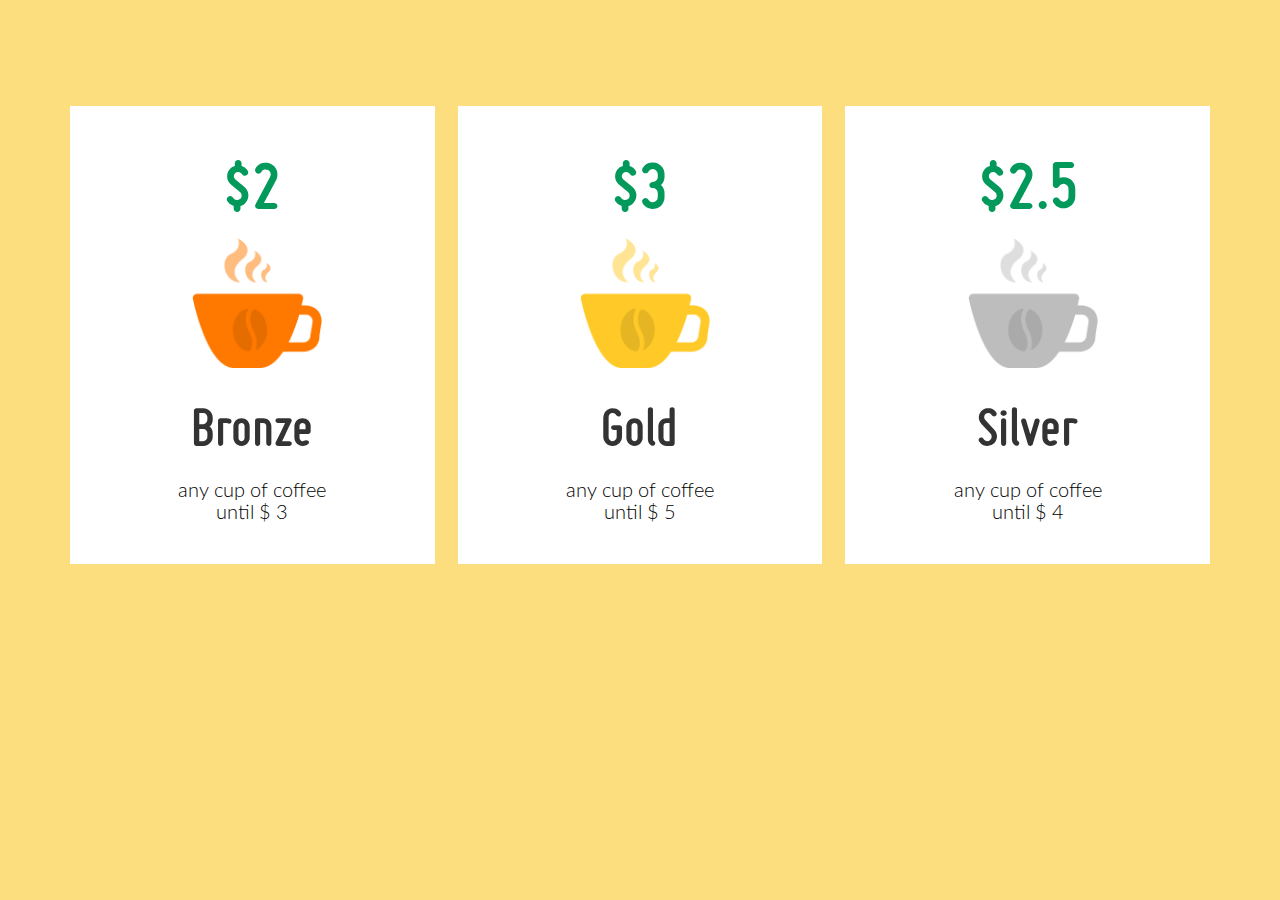
<file: task-9-1/index.html>
<!DOCTYPE html>
<html lang="en">

<head>
    <meta charset="UTF-8">
    <meta http-equiv="X-UA-Compatible" content="IE=edge">
    <meta name="viewport" content="width=device-width, initial-scale=1.0">
    <link rel="stylesheet" href="style.css">
    <title>Coffee</title>
</head>

<body>
    <main class="main">
        <div class="container">
            <section class="coffee">
                <ul class="coffee-list">
                    <li class="coffee-item">
                        <span class="coffee-price">&#36;2</span>
                        <div class="coffee-image">
                            <img src="./image/coffee-bronze.png" alt="coffee-bronze">
                        </div>
                        <h1 class="coffee-title">Bronze </h1>
                        <p class="coffee-text">any cup of coffee until &#36 3</p>

                    </li>
                    <li class="coffee-item">
                        <span class="coffee-price">&#36;3</span>
                        <div class="coffee-image">
                            <img src="./image/coffee-gold.png" alt="coffee-gold">
                        </div>
                        <h2 class="coffee-title"> Gold </h2>
                        <p class="coffee-text">any cup of coffee until &#36 5</p>
                    </li>
                    <li class="coffee-item">
                        <span class="coffee-price">&#36;2.5</span>
                        <div class="coffee-image">
                            <img src="./image/coffee-silver.png" alt="coffee-silver">
                        </div>
                        <h2 class="coffee-title"> Silver </h2>
                        <p class="coffee-text">any cup of coffee until &#36 4</p>
                    </li>
                </ul>
            </section>
        </div>
    </main>
</body>

</html>
</file>
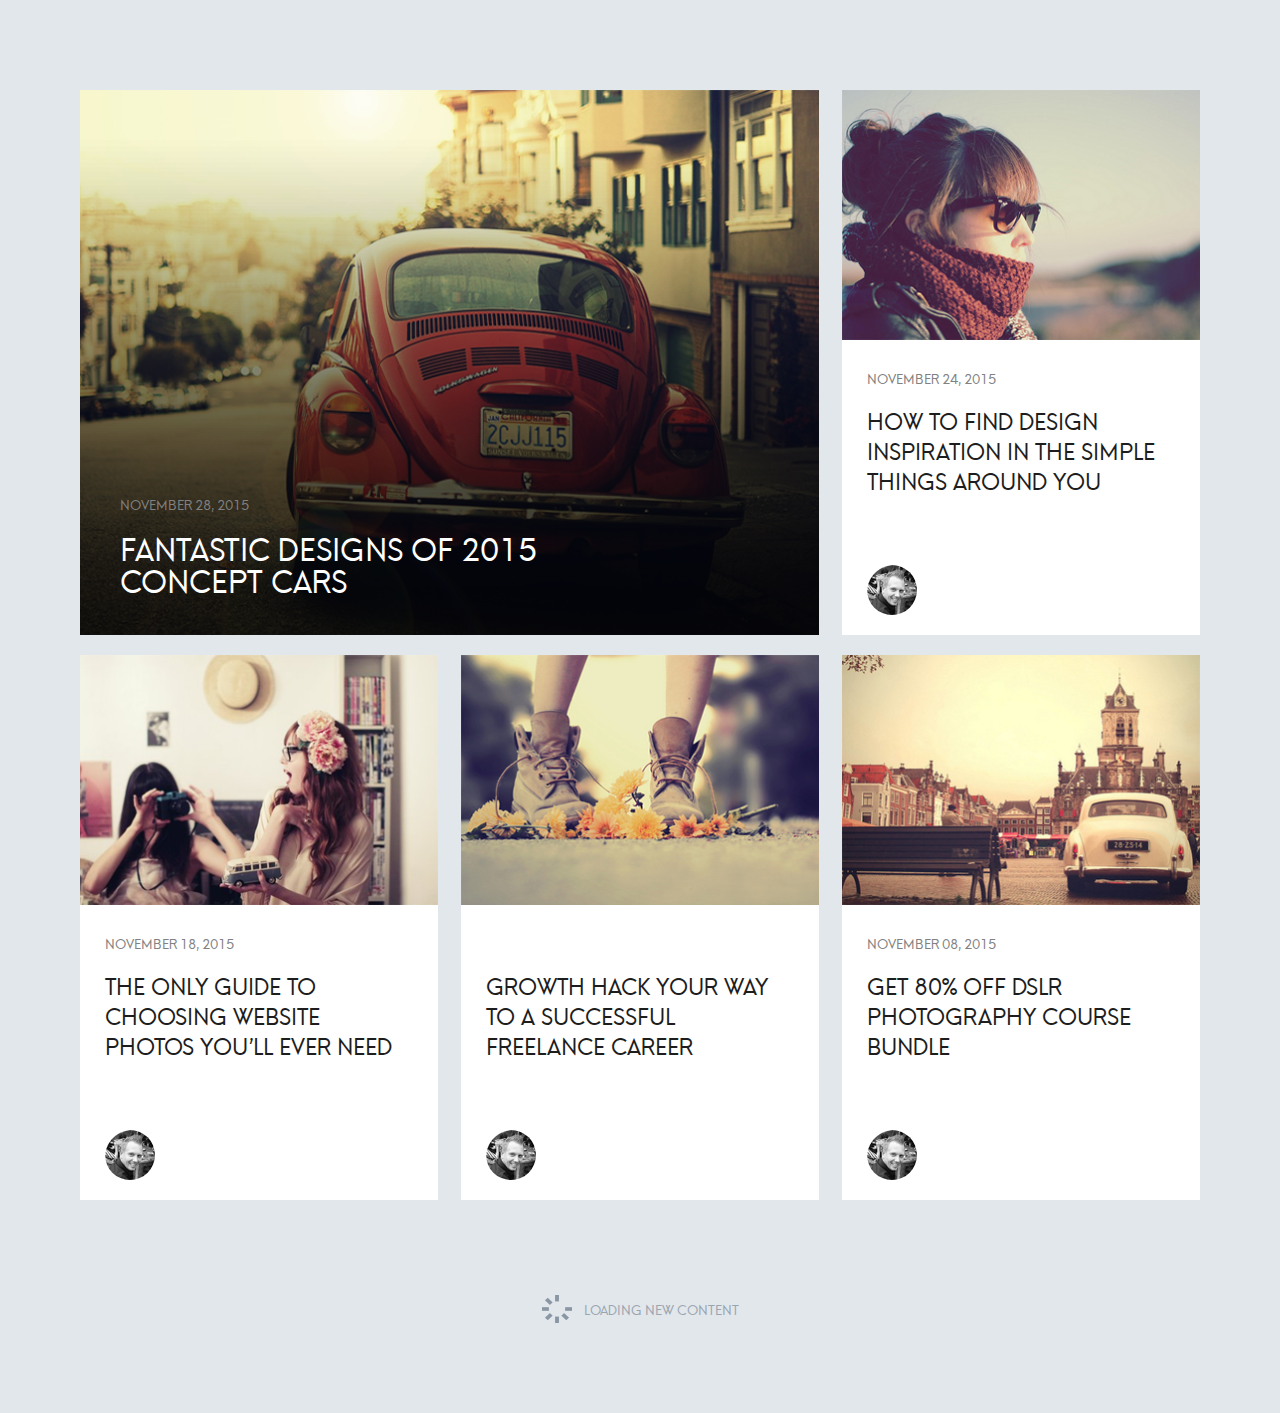
<file: task-9-2/index.html>
<!DOCTYPE html>
<html lang="en">

<head>
    <meta charset="UTF-8">
    <meta http-equiv="X-UA-Compatible" content="IE=edge">
    <meta name="viewport" content="width=device-width, initial-scale=1.0">
    <link rel="stylesheet" href="style.css">
    <title>Task-2</title>
</head>

<body>
    <main class="main">
        <div class="container">
            <section class="photos">
                <div class="photos-list">
                    <div class="photos-item-large">
                        <div class="photos-item-body">
                            <time class="photos-large-time time">November 28, 2015</time>
                            <h1 class="photos-large-title title">Fantastic Designs Of 2015 Concept Cars</h1>
                        </div>
                    </div>
                    <div class="photos-item">
                        <div class="photos-image">
                            <img src="./image/One-girl.png" alt="One-girl">
                        </div>
                        <div class="photos-body">
                            <time class="photos-time time">November 24, 2015</time>
                            <h2 class="photos-title title">How To Find Design Inspiration In The Simple Things Around You</h2>
                            <div class="photos-image-avatar">
                                <img src="./image/Icon-image.png" alt="Avatar-image">
                            </div>
                        </div>
                    </div>
                    <div class="photos-item">
                        <div class="photos-image">
                            <img src="./image/Two-girls.png" alt="Two-girls">
                        </div>
                        <div class="photos-body">
                            <time class="photos-time time">November 18, 2015</time>
                            <h2 class="photos-title title">The Only Guide To Choosing Website Photos You’ll Ever Need</h2>
                            <div class="photos-image-avatar">
                                <img src="./image/Icon-image.png" alt="Avatar-image">
                            </div>
                        </div>
                    </div>
                    <div class="photos-item">
                        <div class="photos-image">
                            <img src="./image/Sneakers.png" alt="Sneakers">
                        </div>
                        <div class="photos-body">
                            <time class="photos-time time time-hidden">November 18, 2015</time>
                            <h2 class="photos-title title">Growth Hack Your Way to a Successful Freelance Career</h2>
                            <div class="photos-image-avatar">
                                <img src="./image/Icon-image.png" alt="Avatar-image">
                            </div>
                        </div>
                    </div>
                    <div class="photos-item">
                        <div class="photos-image">
                            <img src="./image/White-car.png" alt="White-car">
                        </div>
                        <div class="photos-body">
                            <time class="photos-time time">November 08, 2015</time>
                            <h2 class="photos-title title">Get 80% Off DSLR Photography Course Bundle</h2>
                            <div class="photos-image-avatar">
                                <img src="./image/Icon-image.png" alt="Avatar-image">
                            </div>
                        </div>
                    </div>
                </div>
                <div class="loader">
                    <img src="./image/Download.png" alt="Loading">
                    <span class="loader-text">LOADING NEW CONTENT</span>
                </div>
            </section>
        </div>
    </main>

</body>

</html>
</file>
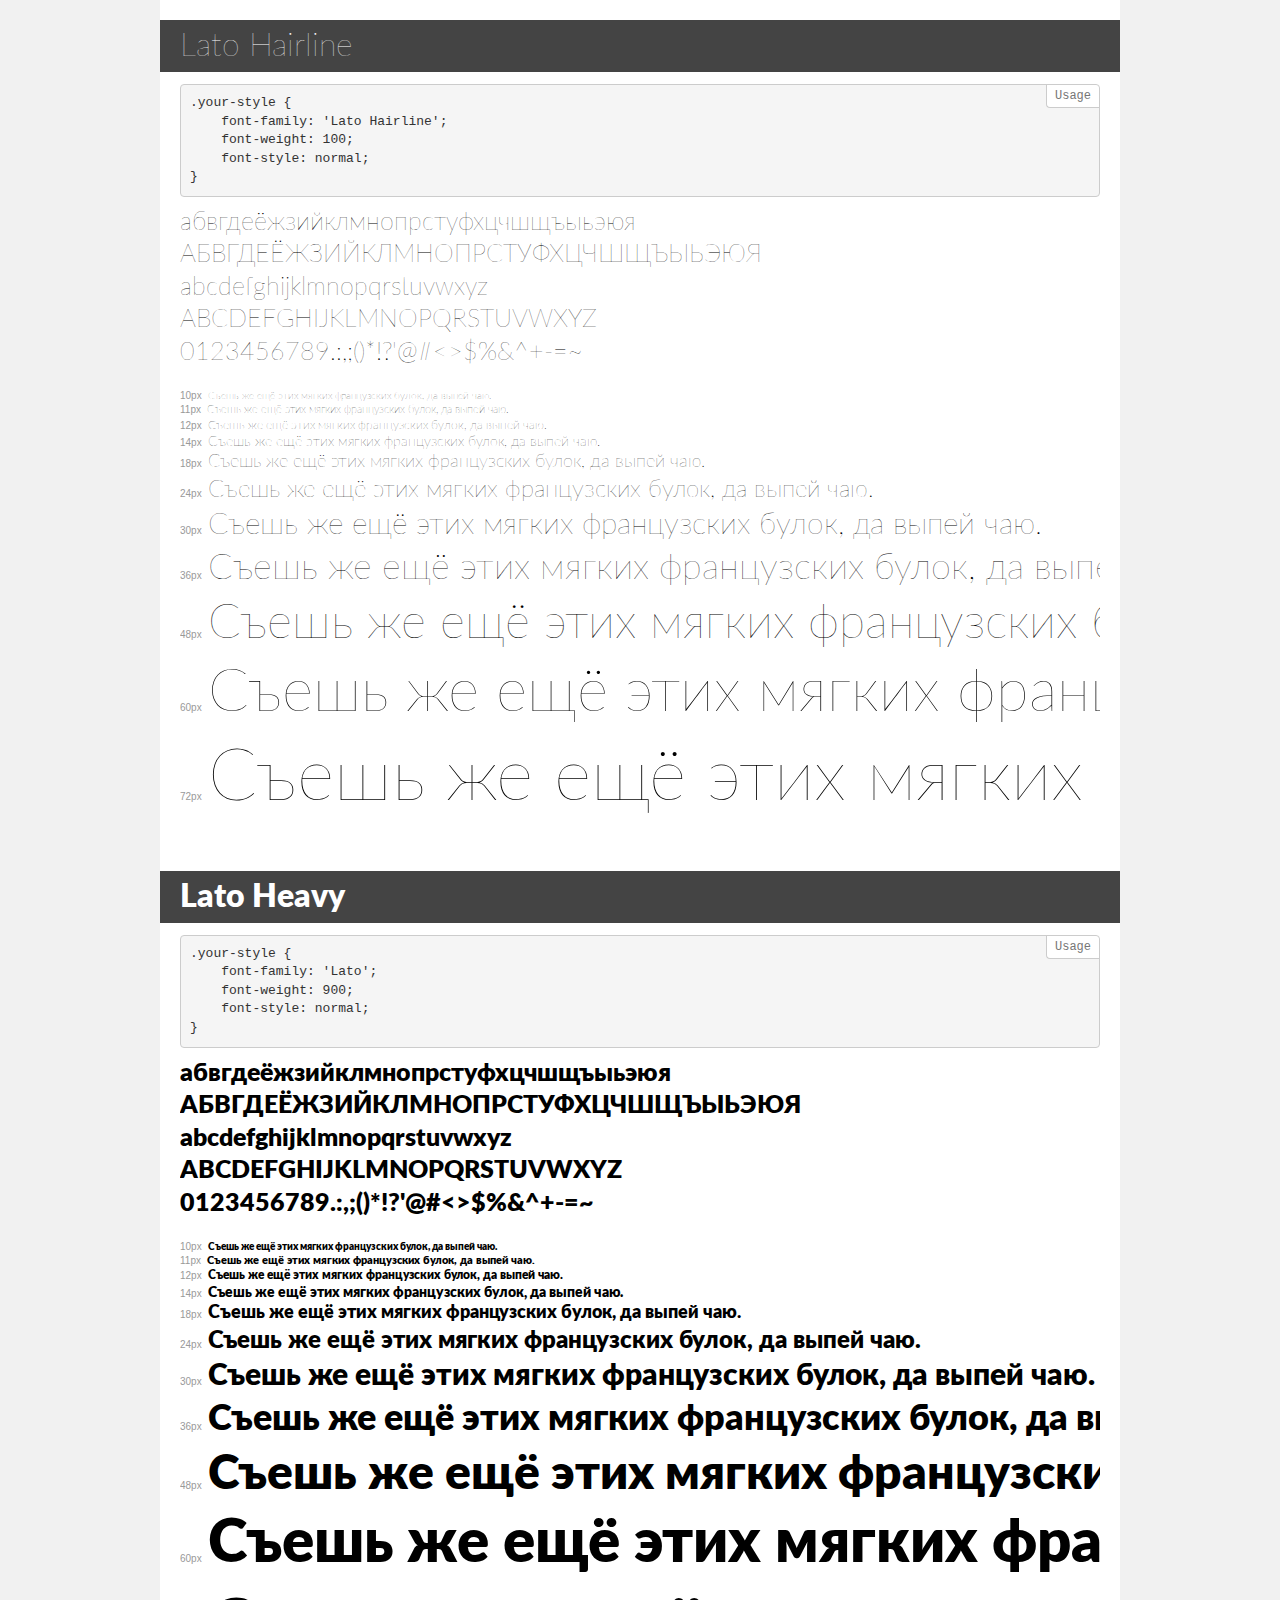
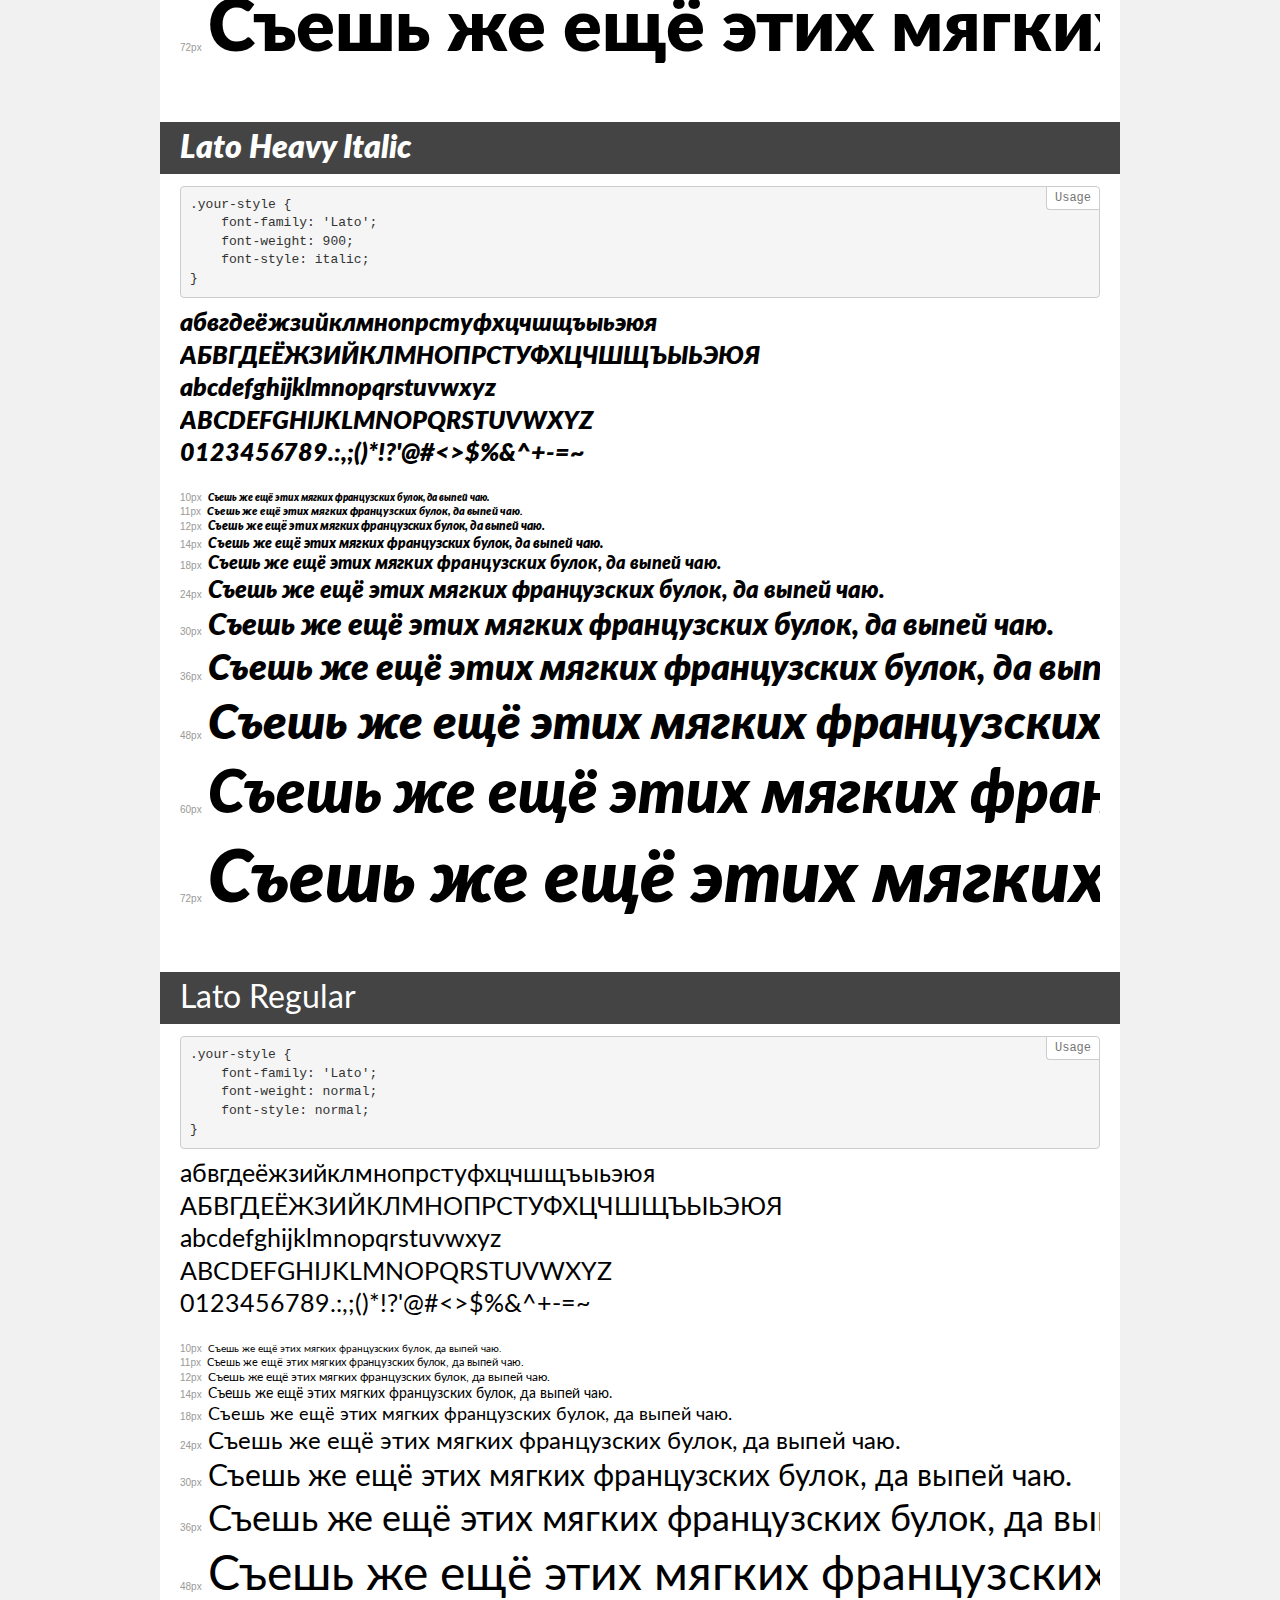
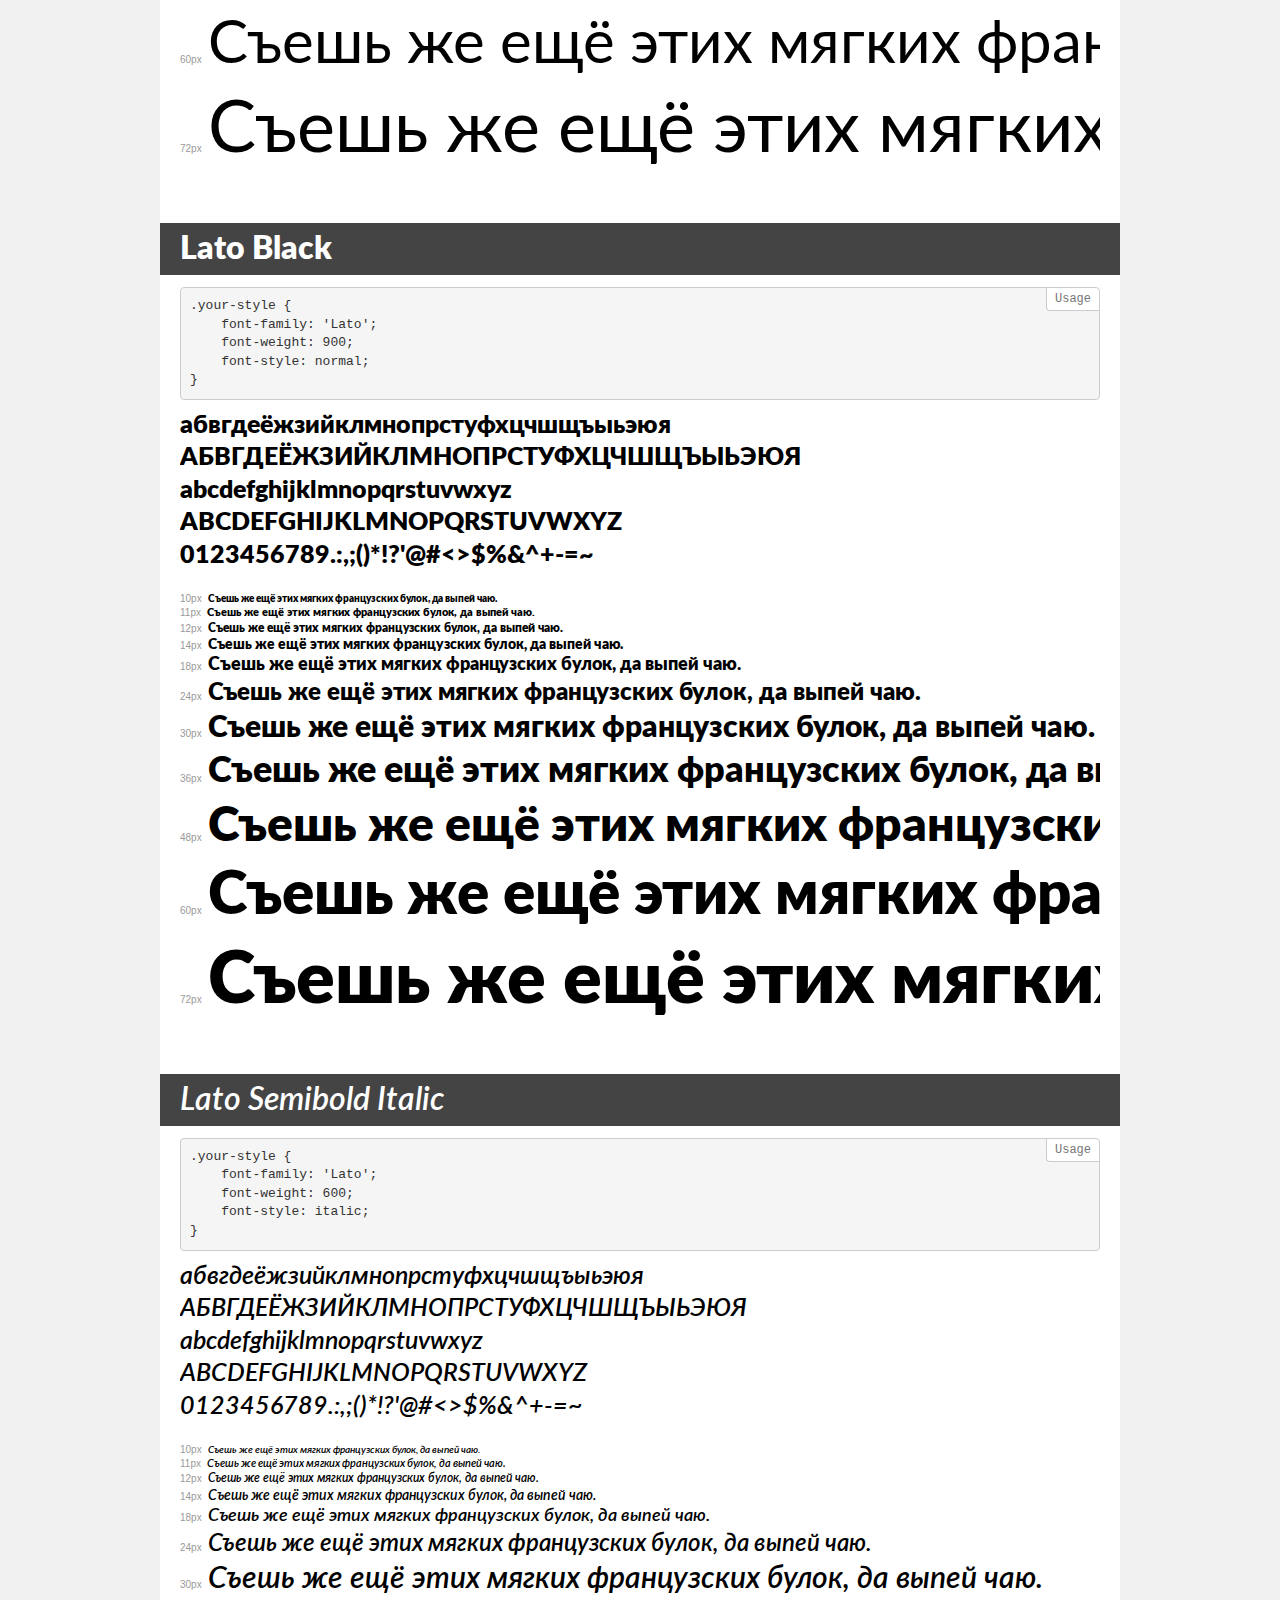
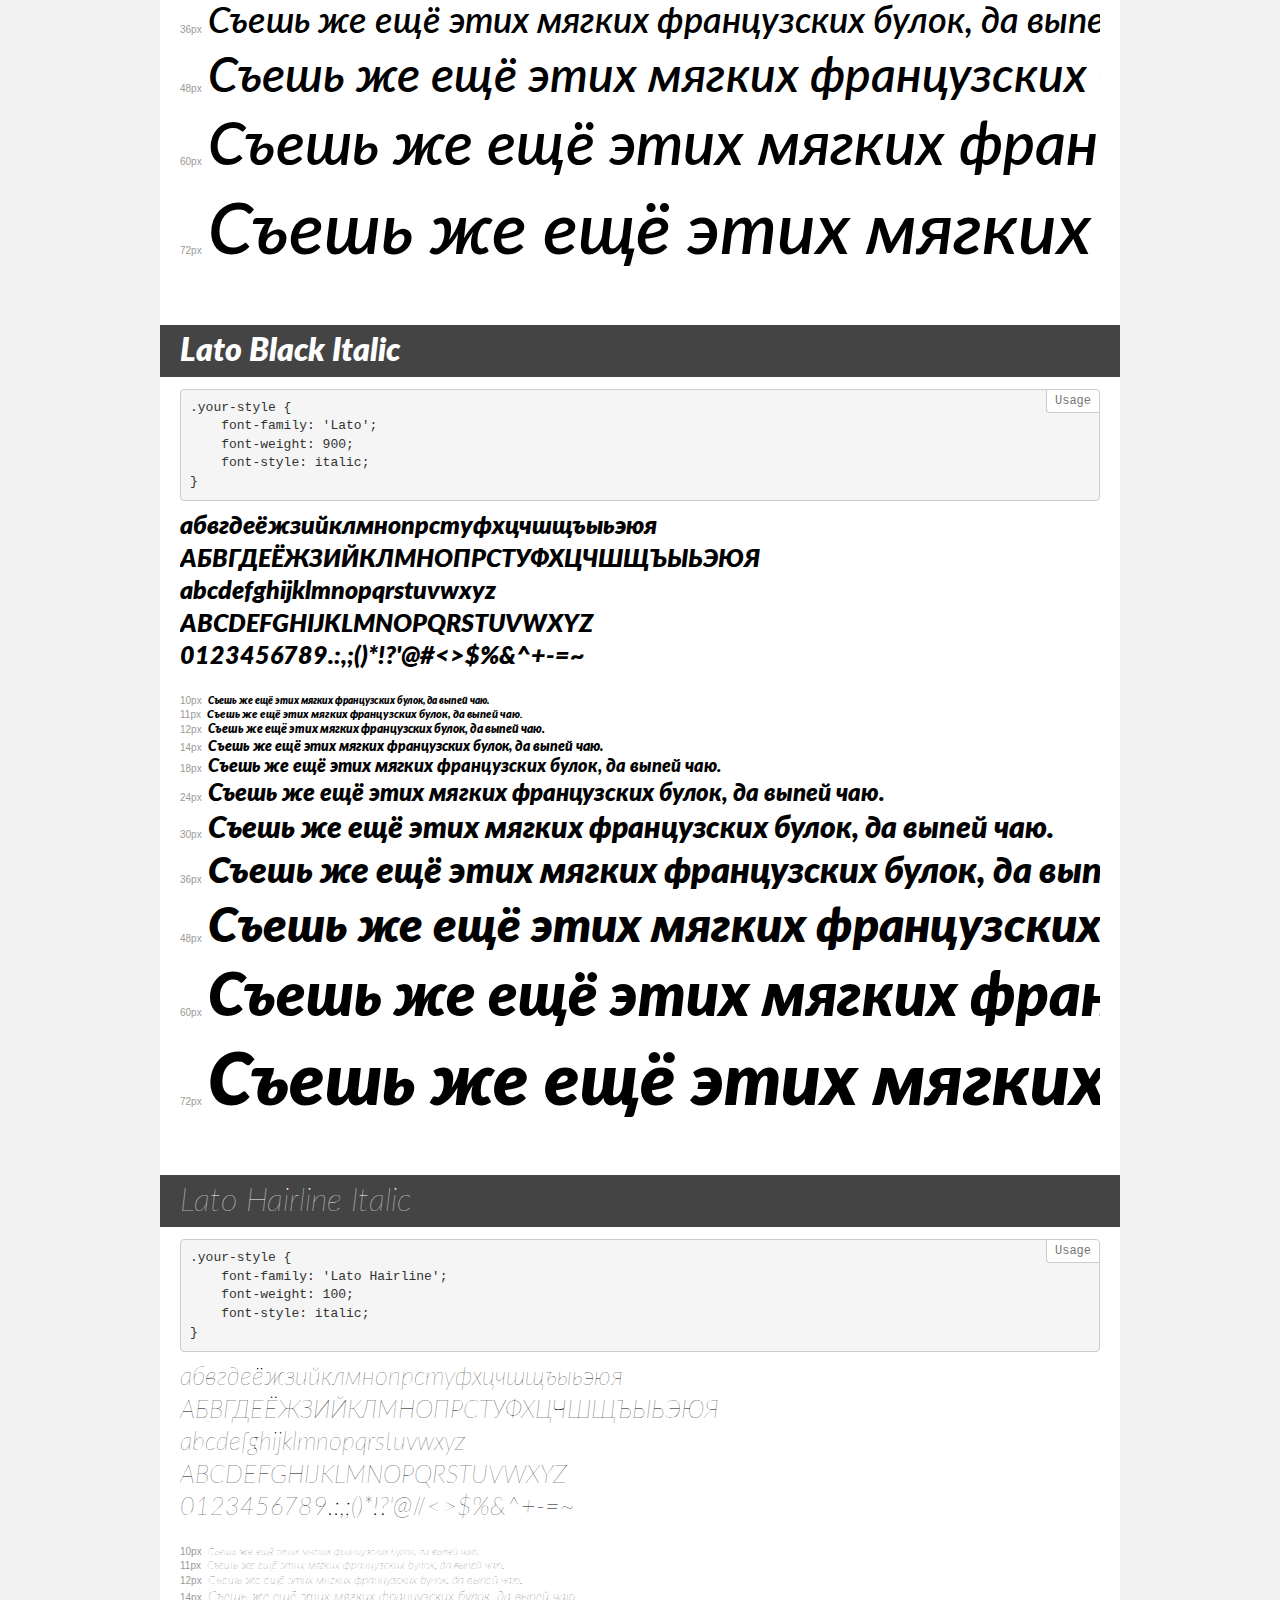
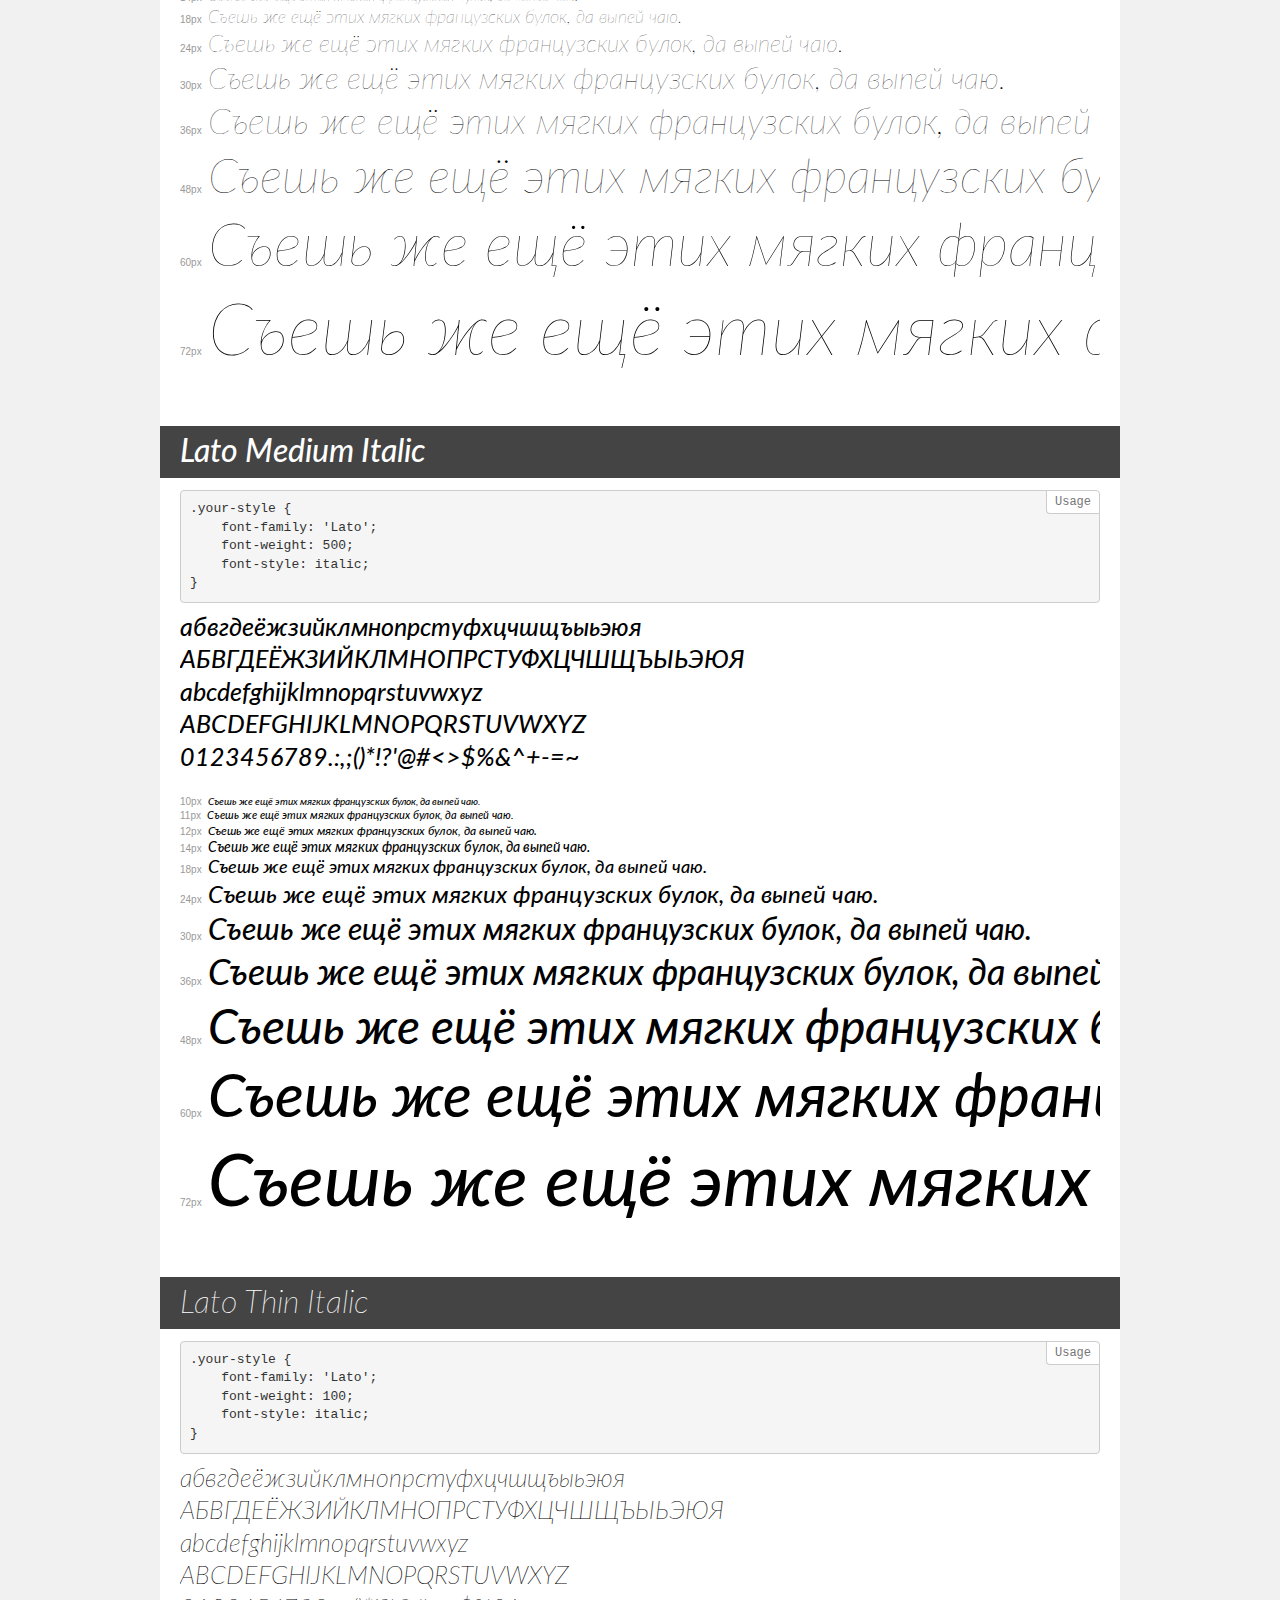
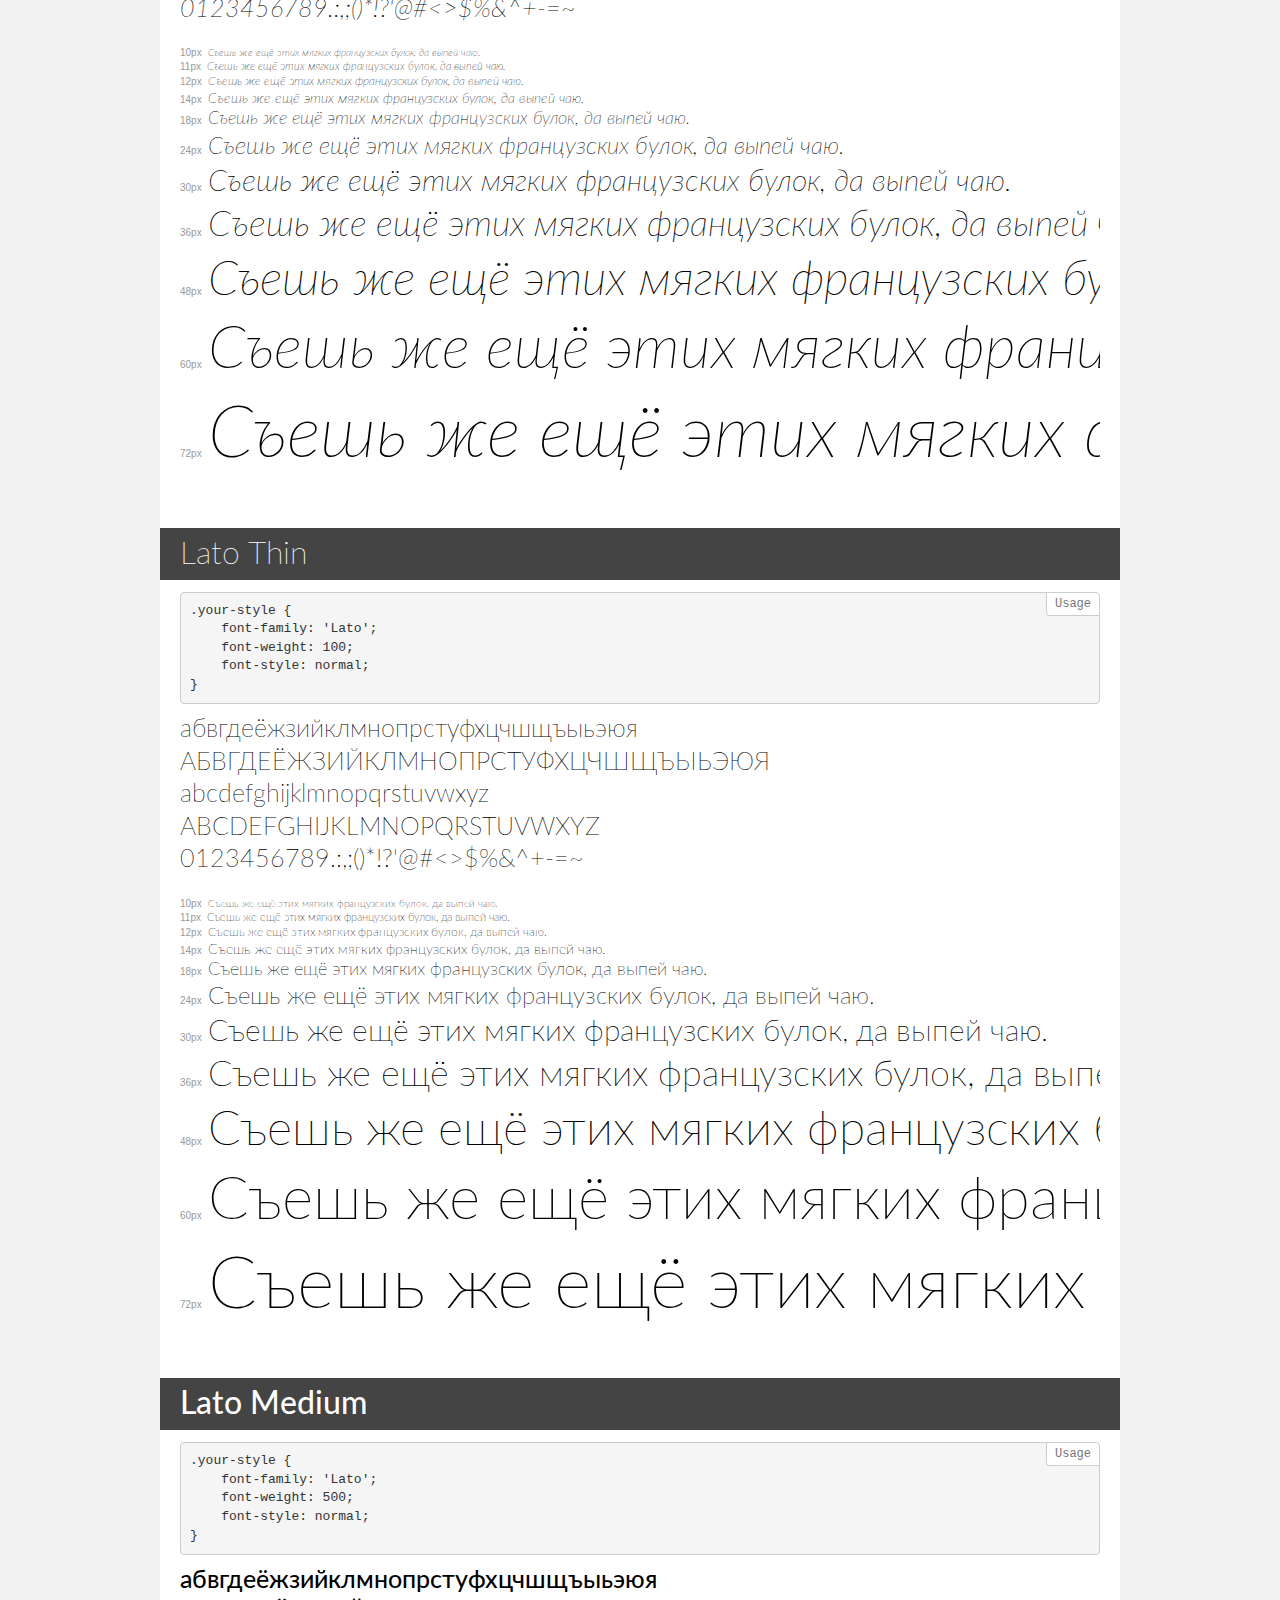
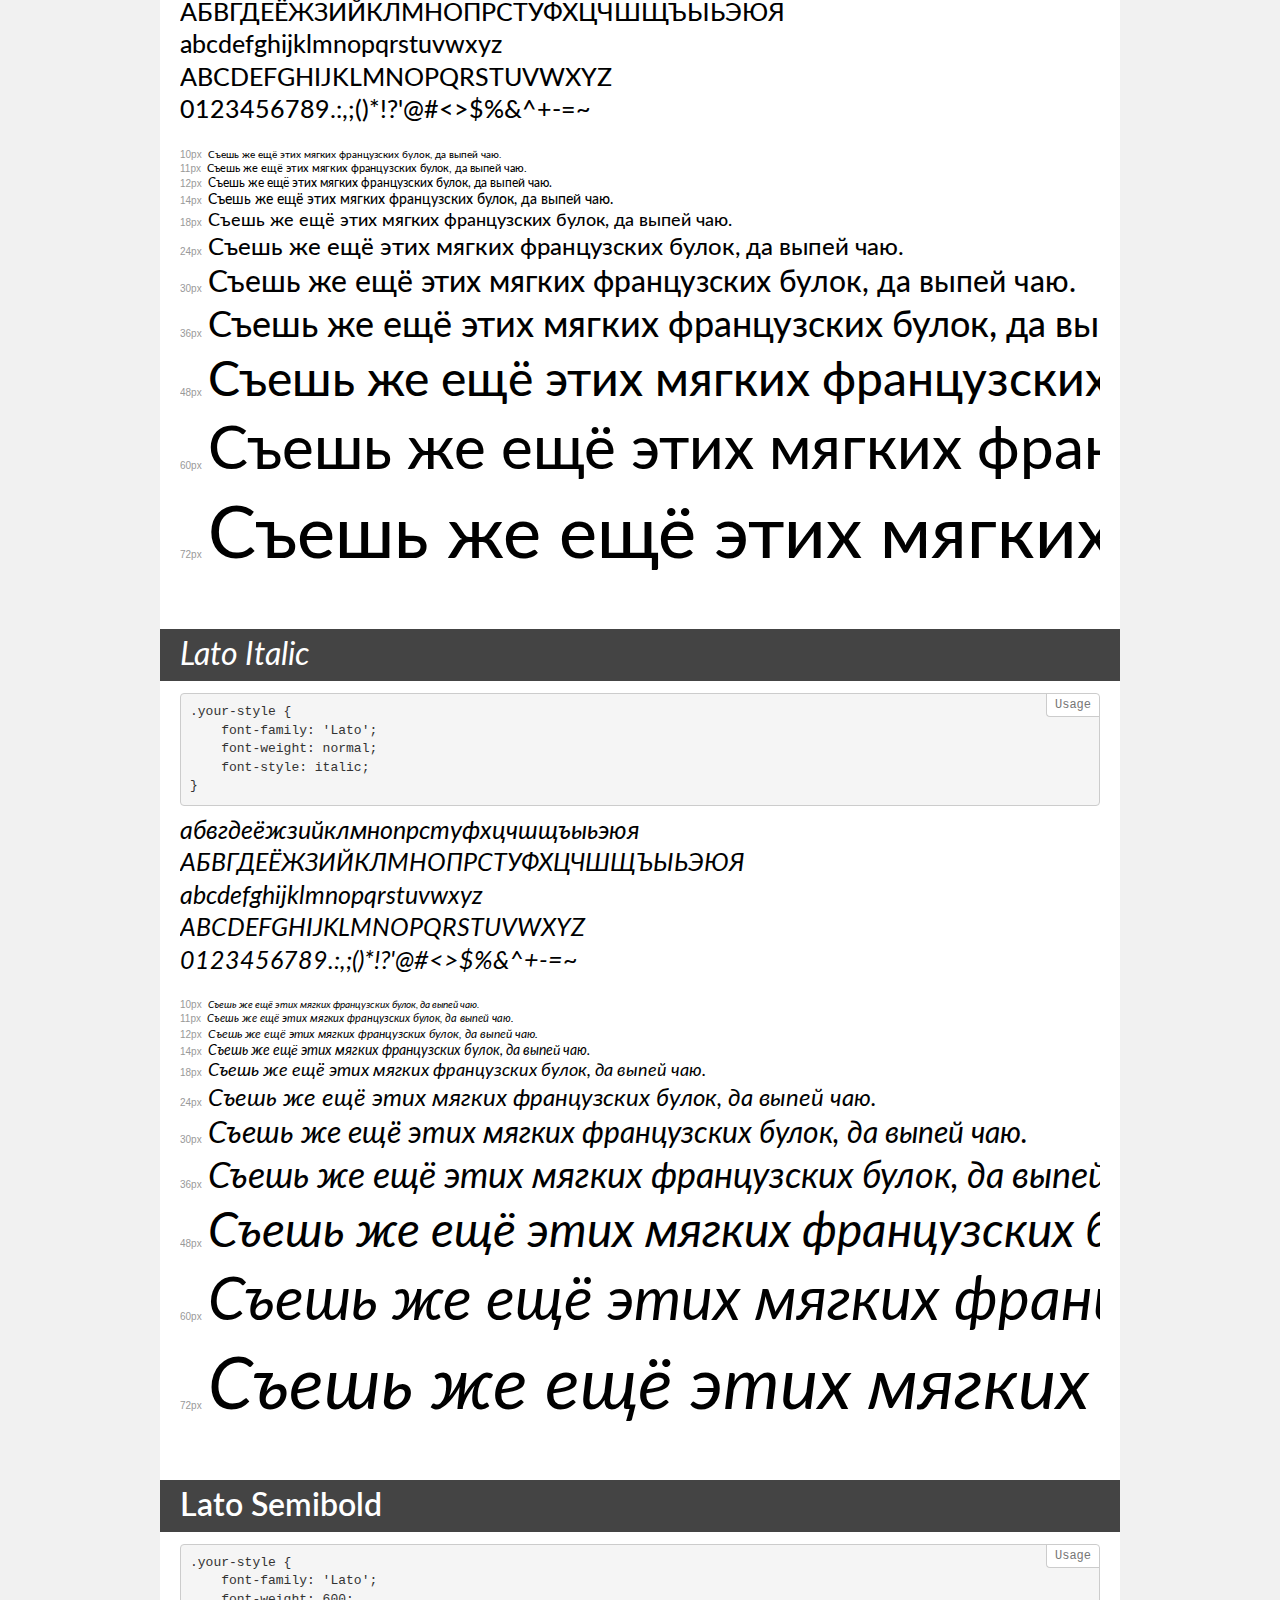
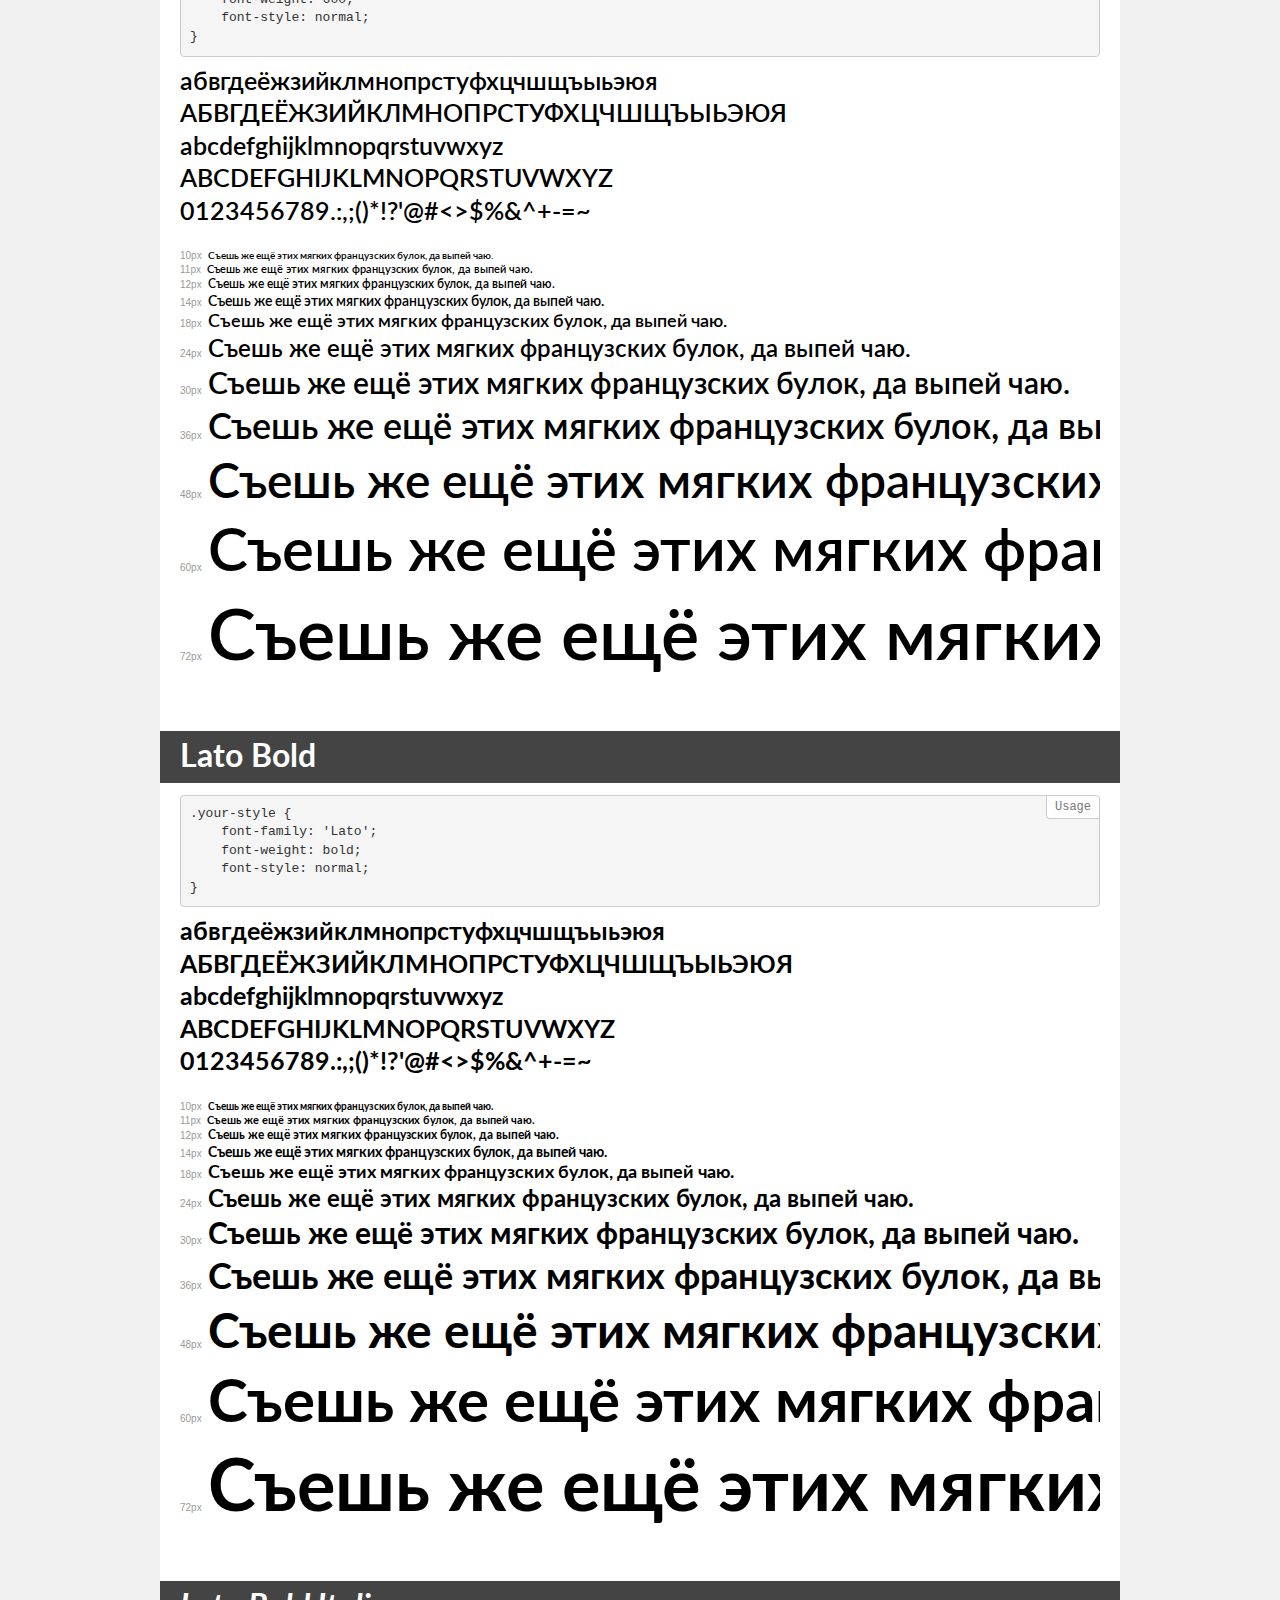
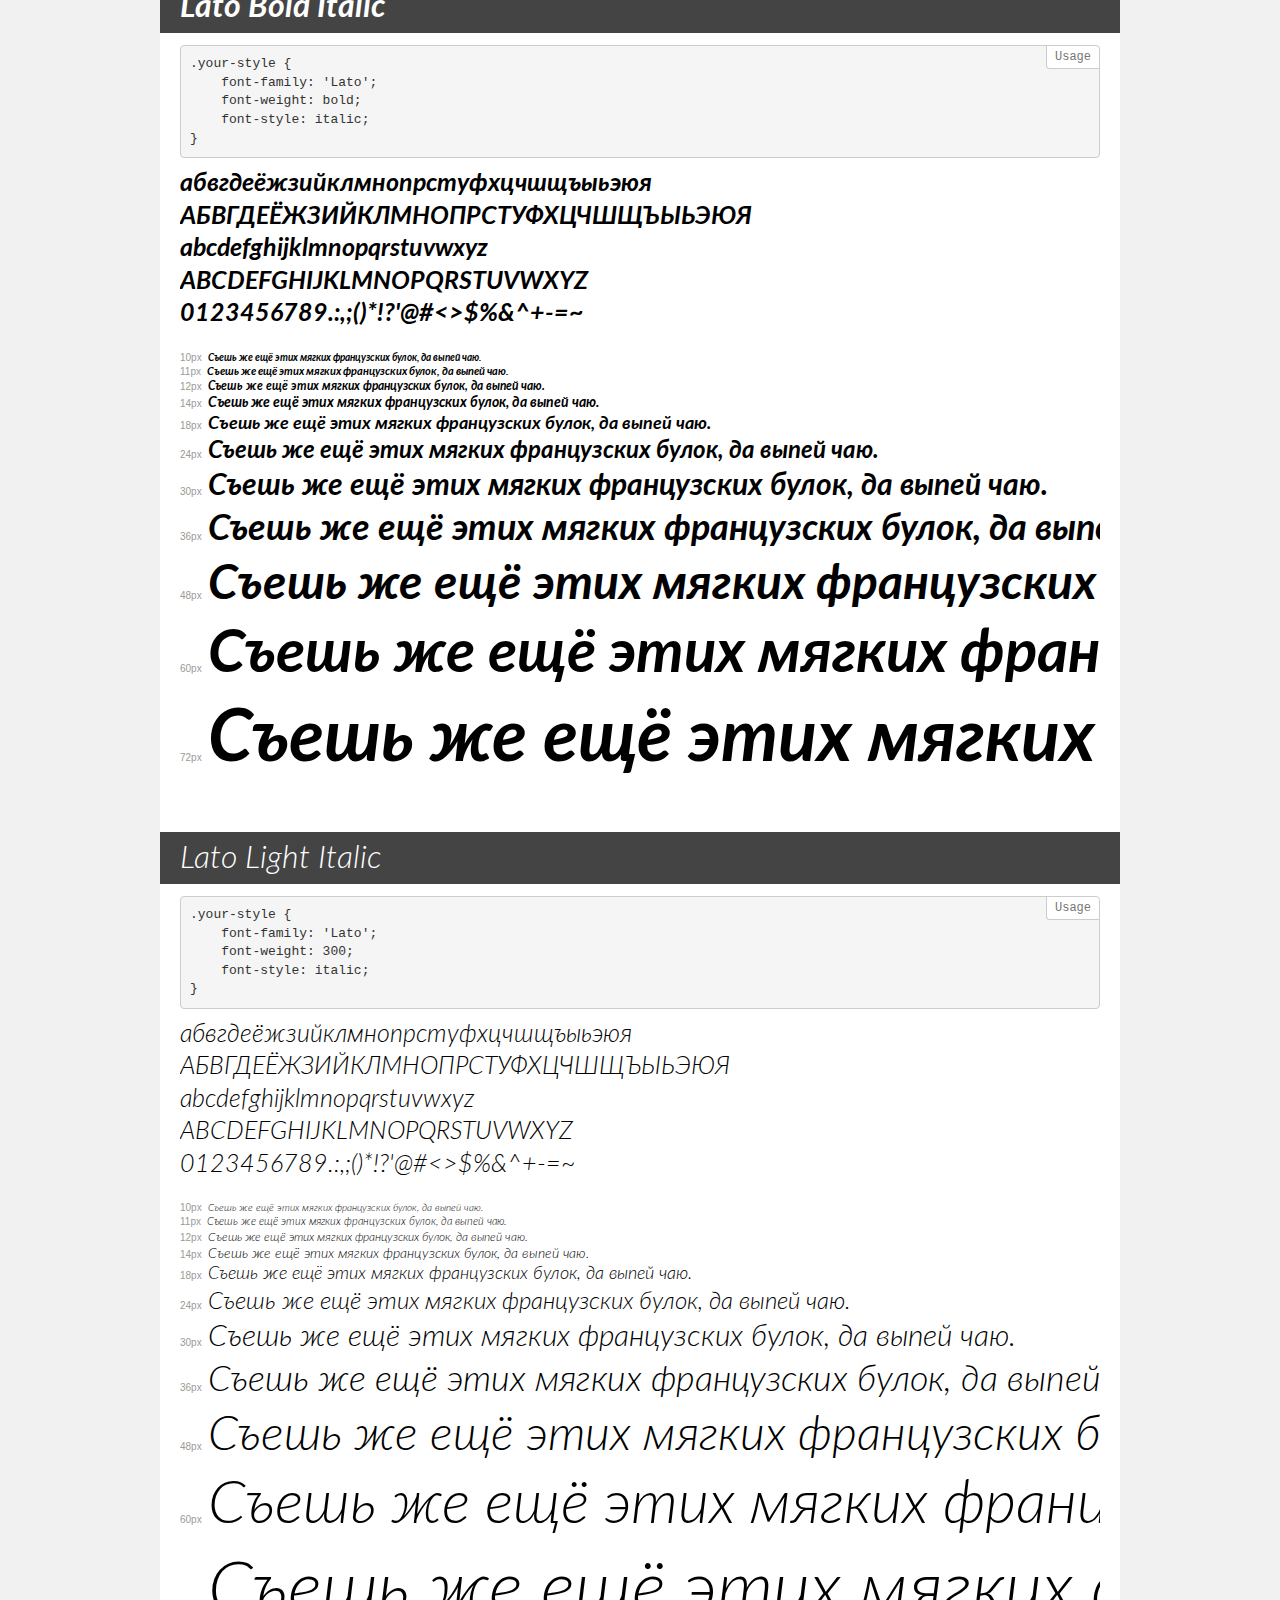
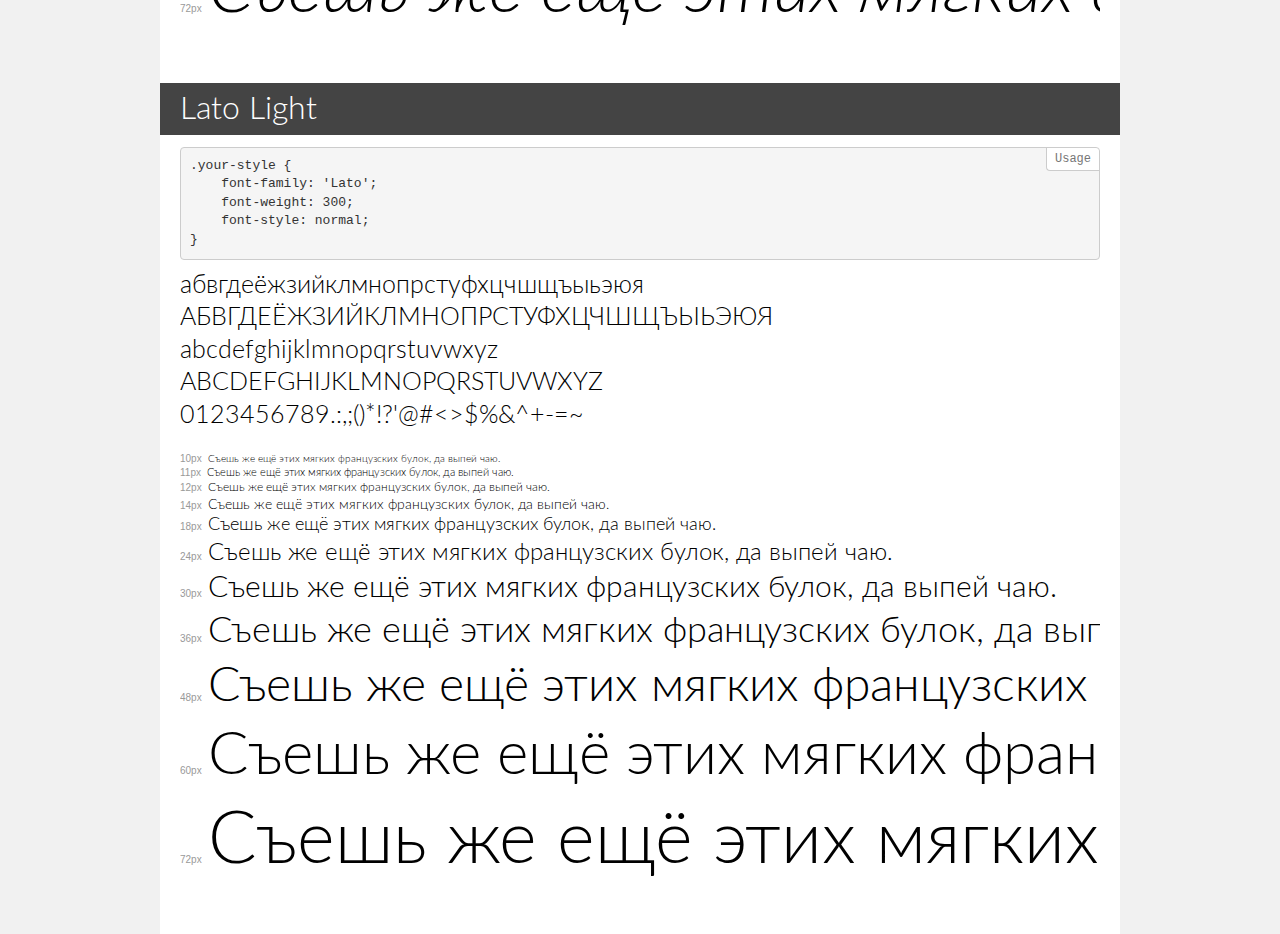
<file: task-9-1/fonts/Lato/demo.html>
<!DOCTYPE html>
<html>
<head>
    <meta charset="utf-8">
    <meta http-equiv="X-UA-Compatible" content="IE=edge">
    <meta name="viewport" content="width=device-width, initial-scale=1">
    <meta name="robots" content="noindex, noarchive">
    <title>Transfonter demo</title>
    <link href="stylesheet.css" rel="stylesheet">
    <style>
        /*
        http://meyerweb.com/eric/tools/css/reset/
        v2.0 | 20110126
        License: none (public domain)
        */
        html, body, div, span, applet, object, iframe,
        h1, h2, h3, h4, h5, h6, p, blockquote, pre,
        a, abbr, acronym, address, big, cite, code,
        del, dfn, em, img, ins, kbd, q, s, samp,
        small, strike, strong, sub, sup, tt, var,
        b, u, i, center,
        dl, dt, dd, ol, ul, li,
        fieldset, form, label, legend,
        table, caption, tbody, tfoot, thead, tr, th, td,
        article, aside, canvas, details, embed,
        figure, figcaption, footer, header, hgroup,
        menu, nav, output, ruby, section, summary,
        time, mark, audio, video {
            margin: 0;
            padding: 0;
            border: 0;
            font-size: 100%;
            font: inherit;
            vertical-align: baseline;
        }
        /* HTML5 display-role reset for older browsers */
        article, aside, details, figcaption, figure,
        footer, header, hgroup, menu, nav, section {
            display: block;
        }
        body {
            line-height: 1;
        }
        ol, ul {
            list-style: none;
        }
        blockquote, q {
            quotes: none;
        }
        blockquote:before, blockquote:after,
        q:before, q:after {
            content: '';
            content: none;
        }
        table {
            border-collapse: collapse;
            border-spacing: 0;
        }
        /* common styles */
        body {
            background: #f1f1f1;
            color: #000;
        }
        .page {
            background: #fff;
            width: 920px;
            margin: 0 auto;
            padding: 20px 20px 0 20px;
            overflow: hidden;
        }
        .font-container {
            overflow-x: auto;
            overflow-y: hidden;
            margin-bottom: 40px;
            line-height: 1.3;
            white-space: nowrap;
            padding-bottom: 5px;
        }
        h1 {
            position: relative;
            background: #444;
            font-size: 32px;
            color: #fff;
            padding: 10px 20px;
            margin: 0 -20px 12px -20px;
        }
        .letters {
            font-size: 25px;
            margin-bottom: 20px;
        }
        .s10:before {
            content: '10px';
        }
        .s11:before {
            content: '11px';
        }
        .s12:before {
            content: '12px';
        }
        .s14:before {
            content: '14px';
        }
        .s18:before {
            content: '18px';
        }
        .s24:before {
            content: '24px';
        }
        .s30:before {
            content: '30px';
        }
        .s36:before {
            content: '36px';
        }
        .s48:before {
            content: '48px';
        }
        .s60:before {
            content: '60px';
        }
        .s72:before {
            content: '72px';
        }
        .s10:before, .s11:before, .s12:before, .s14:before,
        .s18:before, .s24:before, .s30:before, .s36:before,
        .s48:before, .s60:before, .s72:before {
            font-family: Arial, sans-serif;
            font-size: 10px;
            font-weight: normal;
            font-style: normal;
            color: #999;
            padding-right: 6px;
        }
        pre {
            display: block;
            position: relative;
            padding: 9px;
            margin: 0 0 10px;
            font-family: Monaco, Menlo, Consolas, "Courier New", monospace !important;
            font-size: 13px;
            line-height: 1.428571429;
            color: #333;
            font-weight: normal !important;
            font-style: normal !important;
            background-color: #f5f5f5;
            border: 1px solid #ccc;
            overflow-x: auto;
            border-radius: 4px;
        }
        pre:after {
            display: block;
            position: absolute;
            right: 0;
            top: 0;
            content: 'Usage';
            line-height: 1;
            padding: 5px 8px;
            font-size: 12px;
            color: #767676;
            background-color: #fff;
            border: 1px solid #ccc;
            border-right: none;
            border-top: none;
            border-radius: 0 4px 0 4px;
            z-index: 10;
        }
        /* responsive */
        @media (max-width: 959px) {
            .page {
                width: auto;
                margin: 0;
            }
        }
    </style>
</head>
<body>
<div class="page">
    <div class="demo" style="font-family: 'Lato Hairline'; font-weight: 100; font-style: normal;">
        <h1>Lato Hairline</h1>
        <pre>.your-style {
    font-family: 'Lato Hairline';
    font-weight: 100;
    font-style: normal;
}</pre>
        <div class="font-container">
            <p class="letters">
                абвгдеёжзийклмнопрстуфхцчшщъыьэюя<br>
АБВГДЕЁЖЗИЙКЛМНОПРСТУФХЦЧШЩЪЫЬЭЮЯ<br>
abcdefghijklmnopqrstuvwxyz<br>
ABCDEFGHIJKLMNOPQRSTUVWXYZ<br>
                0123456789.:,;()*!?'@#<>$%&^+-=~
            </p>
            <p class="s10" style="font-size: 10px;">Съешь же ещё этих мягких французских булок, да выпей чаю.</p>
            <p class="s11" style="font-size: 11px;">Съешь же ещё этих мягких французских булок, да выпей чаю.</p>
            <p class="s12" style="font-size: 12px;">Съешь же ещё этих мягких французских булок, да выпей чаю.</p>
            <p class="s14" style="font-size: 14px;">Съешь же ещё этих мягких французских булок, да выпей чаю.</p>
            <p class="s18" style="font-size: 18px;">Съешь же ещё этих мягких французских булок, да выпей чаю.</p>
            <p class="s24" style="font-size: 24px;">Съешь же ещё этих мягких французских булок, да выпей чаю.</p>
            <p class="s30" style="font-size: 30px;">Съешь же ещё этих мягких французских булок, да выпей чаю.</p>
            <p class="s36" style="font-size: 36px;">Съешь же ещё этих мягких французских булок, да выпей чаю.</p>
            <p class="s48" style="font-size: 48px;">Съешь же ещё этих мягких французских булок, да выпей чаю.</p>
            <p class="s60" style="font-size: 60px;">Съешь же ещё этих мягких французских булок, да выпей чаю.</p>
            <p class="s72" style="font-size: 72px;">Съешь же ещё этих мягких французских булок, да выпей чаю.</p>
        </div>
    </div>
    <div class="demo" style="font-family: 'Lato'; font-weight: 900; font-style: normal;">
        <h1>Lato Heavy</h1>
        <pre>.your-style {
    font-family: 'Lato';
    font-weight: 900;
    font-style: normal;
}</pre>
        <div class="font-container">
            <p class="letters">
                абвгдеёжзийклмнопрстуфхцчшщъыьэюя<br>
АБВГДЕЁЖЗИЙКЛМНОПРСТУФХЦЧШЩЪЫЬЭЮЯ<br>
abcdefghijklmnopqrstuvwxyz<br>
ABCDEFGHIJKLMNOPQRSTUVWXYZ<br>
                0123456789.:,;()*!?'@#<>$%&^+-=~
            </p>
            <p class="s10" style="font-size: 10px;">Съешь же ещё этих мягких французских булок, да выпей чаю.</p>
            <p class="s11" style="font-size: 11px;">Съешь же ещё этих мягких французских булок, да выпей чаю.</p>
            <p class="s12" style="font-size: 12px;">Съешь же ещё этих мягких французских булок, да выпей чаю.</p>
            <p class="s14" style="font-size: 14px;">Съешь же ещё этих мягких французских булок, да выпей чаю.</p>
            <p class="s18" style="font-size: 18px;">Съешь же ещё этих мягких французских булок, да выпей чаю.</p>
            <p class="s24" style="font-size: 24px;">Съешь же ещё этих мягких французских булок, да выпей чаю.</p>
            <p class="s30" style="font-size: 30px;">Съешь же ещё этих мягких французских булок, да выпей чаю.</p>
            <p class="s36" style="font-size: 36px;">Съешь же ещё этих мягких французских булок, да выпей чаю.</p>
            <p class="s48" style="font-size: 48px;">Съешь же ещё этих мягких французских булок, да выпей чаю.</p>
            <p class="s60" style="font-size: 60px;">Съешь же ещё этих мягких французских булок, да выпей чаю.</p>
            <p class="s72" style="font-size: 72px;">Съешь же ещё этих мягких французских булок, да выпей чаю.</p>
        </div>
    </div>
    <div class="demo" style="font-family: 'Lato'; font-weight: 900; font-style: italic;">
        <h1>Lato Heavy Italic</h1>
        <pre>.your-style {
    font-family: 'Lato';
    font-weight: 900;
    font-style: italic;
}</pre>
        <div class="font-container">
            <p class="letters">
                абвгдеёжзийклмнопрстуфхцчшщъыьэюя<br>
АБВГДЕЁЖЗИЙКЛМНОПРСТУФХЦЧШЩЪЫЬЭЮЯ<br>
abcdefghijklmnopqrstuvwxyz<br>
ABCDEFGHIJKLMNOPQRSTUVWXYZ<br>
                0123456789.:,;()*!?'@#<>$%&^+-=~
            </p>
            <p class="s10" style="font-size: 10px;">Съешь же ещё этих мягких французских булок, да выпей чаю.</p>
            <p class="s11" style="font-size: 11px;">Съешь же ещё этих мягких французских булок, да выпей чаю.</p>
            <p class="s12" style="font-size: 12px;">Съешь же ещё этих мягких французских булок, да выпей чаю.</p>
            <p class="s14" style="font-size: 14px;">Съешь же ещё этих мягких французских булок, да выпей чаю.</p>
            <p class="s18" style="font-size: 18px;">Съешь же ещё этих мягких французских булок, да выпей чаю.</p>
            <p class="s24" style="font-size: 24px;">Съешь же ещё этих мягких французских булок, да выпей чаю.</p>
            <p class="s30" style="font-size: 30px;">Съешь же ещё этих мягких французских булок, да выпей чаю.</p>
            <p class="s36" style="font-size: 36px;">Съешь же ещё этих мягких французских булок, да выпей чаю.</p>
            <p class="s48" style="font-size: 48px;">Съешь же ещё этих мягких французских булок, да выпей чаю.</p>
            <p class="s60" style="font-size: 60px;">Съешь же ещё этих мягких французских булок, да выпей чаю.</p>
            <p class="s72" style="font-size: 72px;">Съешь же ещё этих мягких французских булок, да выпей чаю.</p>
        </div>
    </div>
    <div class="demo" style="font-family: 'Lato'; font-weight: normal; font-style: normal;">
        <h1>Lato Regular</h1>
        <pre>.your-style {
    font-family: 'Lato';
    font-weight: normal;
    font-style: normal;
}</pre>
        <div class="font-container">
            <p class="letters">
                абвгдеёжзийклмнопрстуфхцчшщъыьэюя<br>
АБВГДЕЁЖЗИЙКЛМНОПРСТУФХЦЧШЩЪЫЬЭЮЯ<br>
abcdefghijklmnopqrstuvwxyz<br>
ABCDEFGHIJKLMNOPQRSTUVWXYZ<br>
                0123456789.:,;()*!?'@#<>$%&^+-=~
            </p>
            <p class="s10" style="font-size: 10px;">Съешь же ещё этих мягких французских булок, да выпей чаю.</p>
            <p class="s11" style="font-size: 11px;">Съешь же ещё этих мягких французских булок, да выпей чаю.</p>
            <p class="s12" style="font-size: 12px;">Съешь же ещё этих мягких французских булок, да выпей чаю.</p>
            <p class="s14" style="font-size: 14px;">Съешь же ещё этих мягких французских булок, да выпей чаю.</p>
            <p class="s18" style="font-size: 18px;">Съешь же ещё этих мягких французских булок, да выпей чаю.</p>
            <p class="s24" style="font-size: 24px;">Съешь же ещё этих мягких французских булок, да выпей чаю.</p>
            <p class="s30" style="font-size: 30px;">Съешь же ещё этих мягких французских булок, да выпей чаю.</p>
            <p class="s36" style="font-size: 36px;">Съешь же ещё этих мягких французских булок, да выпей чаю.</p>
            <p class="s48" style="font-size: 48px;">Съешь же ещё этих мягких французских булок, да выпей чаю.</p>
            <p class="s60" style="font-size: 60px;">Съешь же ещё этих мягких французских булок, да выпей чаю.</p>
            <p class="s72" style="font-size: 72px;">Съешь же ещё этих мягких французских булок, да выпей чаю.</p>
        </div>
    </div>
    <div class="demo" style="font-family: 'Lato'; font-weight: 900; font-style: normal;">
        <h1>Lato Black</h1>
        <pre>.your-style {
    font-family: 'Lato';
    font-weight: 900;
    font-style: normal;
}</pre>
        <div class="font-container">
            <p class="letters">
                абвгдеёжзийклмнопрстуфхцчшщъыьэюя<br>
АБВГДЕЁЖЗИЙКЛМНОПРСТУФХЦЧШЩЪЫЬЭЮЯ<br>
abcdefghijklmnopqrstuvwxyz<br>
ABCDEFGHIJKLMNOPQRSTUVWXYZ<br>
                0123456789.:,;()*!?'@#<>$%&^+-=~
            </p>
            <p class="s10" style="font-size: 10px;">Съешь же ещё этих мягких французских булок, да выпей чаю.</p>
            <p class="s11" style="font-size: 11px;">Съешь же ещё этих мягких французских булок, да выпей чаю.</p>
            <p class="s12" style="font-size: 12px;">Съешь же ещё этих мягких французских булок, да выпей чаю.</p>
            <p class="s14" style="font-size: 14px;">Съешь же ещё этих мягких французских булок, да выпей чаю.</p>
            <p class="s18" style="font-size: 18px;">Съешь же ещё этих мягких французских булок, да выпей чаю.</p>
            <p class="s24" style="font-size: 24px;">Съешь же ещё этих мягких французских булок, да выпей чаю.</p>
            <p class="s30" style="font-size: 30px;">Съешь же ещё этих мягких французских булок, да выпей чаю.</p>
            <p class="s36" style="font-size: 36px;">Съешь же ещё этих мягких французских булок, да выпей чаю.</p>
            <p class="s48" style="font-size: 48px;">Съешь же ещё этих мягких французских булок, да выпей чаю.</p>
            <p class="s60" style="font-size: 60px;">Съешь же ещё этих мягких французских булок, да выпей чаю.</p>
            <p class="s72" style="font-size: 72px;">Съешь же ещё этих мягких французских булок, да выпей чаю.</p>
        </div>
    </div>
    <div class="demo" style="font-family: 'Lato'; font-weight: 600; font-style: italic;">
        <h1>Lato Semibold Italic</h1>
        <pre>.your-style {
    font-family: 'Lato';
    font-weight: 600;
    font-style: italic;
}</pre>
        <div class="font-container">
            <p class="letters">
                абвгдеёжзийклмнопрстуфхцчшщъыьэюя<br>
АБВГДЕЁЖЗИЙКЛМНОПРСТУФХЦЧШЩЪЫЬЭЮЯ<br>
abcdefghijklmnopqrstuvwxyz<br>
ABCDEFGHIJKLMNOPQRSTUVWXYZ<br>
                0123456789.:,;()*!?'@#<>$%&^+-=~
            </p>
            <p class="s10" style="font-size: 10px;">Съешь же ещё этих мягких французских булок, да выпей чаю.</p>
            <p class="s11" style="font-size: 11px;">Съешь же ещё этих мягких французских булок, да выпей чаю.</p>
            <p class="s12" style="font-size: 12px;">Съешь же ещё этих мягких французских булок, да выпей чаю.</p>
            <p class="s14" style="font-size: 14px;">Съешь же ещё этих мягких французских булок, да выпей чаю.</p>
            <p class="s18" style="font-size: 18px;">Съешь же ещё этих мягких французских булок, да выпей чаю.</p>
            <p class="s24" style="font-size: 24px;">Съешь же ещё этих мягких французских булок, да выпей чаю.</p>
            <p class="s30" style="font-size: 30px;">Съешь же ещё этих мягких французских булок, да выпей чаю.</p>
            <p class="s36" style="font-size: 36px;">Съешь же ещё этих мягких французских булок, да выпей чаю.</p>
            <p class="s48" style="font-size: 48px;">Съешь же ещё этих мягких французских булок, да выпей чаю.</p>
            <p class="s60" style="font-size: 60px;">Съешь же ещё этих мягких французских булок, да выпей чаю.</p>
            <p class="s72" style="font-size: 72px;">Съешь же ещё этих мягких французских булок, да выпей чаю.</p>
        </div>
    </div>
    <div class="demo" style="font-family: 'Lato'; font-weight: 900; font-style: italic;">
        <h1>Lato Black Italic</h1>
        <pre>.your-style {
    font-family: 'Lato';
    font-weight: 900;
    font-style: italic;
}</pre>
        <div class="font-container">
            <p class="letters">
                абвгдеёжзийклмнопрстуфхцчшщъыьэюя<br>
АБВГДЕЁЖЗИЙКЛМНОПРСТУФХЦЧШЩЪЫЬЭЮЯ<br>
abcdefghijklmnopqrstuvwxyz<br>
ABCDEFGHIJKLMNOPQRSTUVWXYZ<br>
                0123456789.:,;()*!?'@#<>$%&^+-=~
            </p>
            <p class="s10" style="font-size: 10px;">Съешь же ещё этих мягких французских булок, да выпей чаю.</p>
            <p class="s11" style="font-size: 11px;">Съешь же ещё этих мягких французских булок, да выпей чаю.</p>
            <p class="s12" style="font-size: 12px;">Съешь же ещё этих мягких французских булок, да выпей чаю.</p>
            <p class="s14" style="font-size: 14px;">Съешь же ещё этих мягких французских булок, да выпей чаю.</p>
            <p class="s18" style="font-size: 18px;">Съешь же ещё этих мягких французских булок, да выпей чаю.</p>
            <p class="s24" style="font-size: 24px;">Съешь же ещё этих мягких французских булок, да выпей чаю.</p>
            <p class="s30" style="font-size: 30px;">Съешь же ещё этих мягких французских булок, да выпей чаю.</p>
            <p class="s36" style="font-size: 36px;">Съешь же ещё этих мягких французских булок, да выпей чаю.</p>
            <p class="s48" style="font-size: 48px;">Съешь же ещё этих мягких французских булок, да выпей чаю.</p>
            <p class="s60" style="font-size: 60px;">Съешь же ещё этих мягких французских булок, да выпей чаю.</p>
            <p class="s72" style="font-size: 72px;">Съешь же ещё этих мягких французских булок, да выпей чаю.</p>
        </div>
    </div>
    <div class="demo" style="font-family: 'Lato Hairline'; font-weight: 100; font-style: italic;">
        <h1>Lato Hairline Italic</h1>
        <pre>.your-style {
    font-family: 'Lato Hairline';
    font-weight: 100;
    font-style: italic;
}</pre>
        <div class="font-container">
            <p class="letters">
                абвгдеёжзийклмнопрстуфхцчшщъыьэюя<br>
АБВГДЕЁЖЗИЙКЛМНОПРСТУФХЦЧШЩЪЫЬЭЮЯ<br>
abcdefghijklmnopqrstuvwxyz<br>
ABCDEFGHIJKLMNOPQRSTUVWXYZ<br>
                0123456789.:,;()*!?'@#<>$%&^+-=~
            </p>
            <p class="s10" style="font-size: 10px;">Съешь же ещё этих мягких французских булок, да выпей чаю.</p>
            <p class="s11" style="font-size: 11px;">Съешь же ещё этих мягких французских булок, да выпей чаю.</p>
            <p class="s12" style="font-size: 12px;">Съешь же ещё этих мягких французских булок, да выпей чаю.</p>
            <p class="s14" style="font-size: 14px;">Съешь же ещё этих мягких французских булок, да выпей чаю.</p>
            <p class="s18" style="font-size: 18px;">Съешь же ещё этих мягких французских булок, да выпей чаю.</p>
            <p class="s24" style="font-size: 24px;">Съешь же ещё этих мягких французских булок, да выпей чаю.</p>
            <p class="s30" style="font-size: 30px;">Съешь же ещё этих мягких французских булок, да выпей чаю.</p>
            <p class="s36" style="font-size: 36px;">Съешь же ещё этих мягких французских булок, да выпей чаю.</p>
            <p class="s48" style="font-size: 48px;">Съешь же ещё этих мягких французских булок, да выпей чаю.</p>
            <p class="s60" style="font-size: 60px;">Съешь же ещё этих мягких французских булок, да выпей чаю.</p>
            <p class="s72" style="font-size: 72px;">Съешь же ещё этих мягких французских булок, да выпей чаю.</p>
        </div>
    </div>
    <div class="demo" style="font-family: 'Lato'; font-weight: 500; font-style: italic;">
        <h1>Lato Medium Italic</h1>
        <pre>.your-style {
    font-family: 'Lato';
    font-weight: 500;
    font-style: italic;
}</pre>
        <div class="font-container">
            <p class="letters">
                абвгдеёжзийклмнопрстуфхцчшщъыьэюя<br>
АБВГДЕЁЖЗИЙКЛМНОПРСТУФХЦЧШЩЪЫЬЭЮЯ<br>
abcdefghijklmnopqrstuvwxyz<br>
ABCDEFGHIJKLMNOPQRSTUVWXYZ<br>
                0123456789.:,;()*!?'@#<>$%&^+-=~
            </p>
            <p class="s10" style="font-size: 10px;">Съешь же ещё этих мягких французских булок, да выпей чаю.</p>
            <p class="s11" style="font-size: 11px;">Съешь же ещё этих мягких французских булок, да выпей чаю.</p>
            <p class="s12" style="font-size: 12px;">Съешь же ещё этих мягких французских булок, да выпей чаю.</p>
            <p class="s14" style="font-size: 14px;">Съешь же ещё этих мягких французских булок, да выпей чаю.</p>
            <p class="s18" style="font-size: 18px;">Съешь же ещё этих мягких французских булок, да выпей чаю.</p>
            <p class="s24" style="font-size: 24px;">Съешь же ещё этих мягких французских булок, да выпей чаю.</p>
            <p class="s30" style="font-size: 30px;">Съешь же ещё этих мягких французских булок, да выпей чаю.</p>
            <p class="s36" style="font-size: 36px;">Съешь же ещё этих мягких французских булок, да выпей чаю.</p>
            <p class="s48" style="font-size: 48px;">Съешь же ещё этих мягких французских булок, да выпей чаю.</p>
            <p class="s60" style="font-size: 60px;">Съешь же ещё этих мягких французских булок, да выпей чаю.</p>
            <p class="s72" style="font-size: 72px;">Съешь же ещё этих мягких французских булок, да выпей чаю.</p>
        </div>
    </div>
    <div class="demo" style="font-family: 'Lato'; font-weight: 100; font-style: italic;">
        <h1>Lato Thin Italic</h1>
        <pre>.your-style {
    font-family: 'Lato';
    font-weight: 100;
    font-style: italic;
}</pre>
        <div class="font-container">
            <p class="letters">
                абвгдеёжзийклмнопрстуфхцчшщъыьэюя<br>
АБВГДЕЁЖЗИЙКЛМНОПРСТУФХЦЧШЩЪЫЬЭЮЯ<br>
abcdefghijklmnopqrstuvwxyz<br>
ABCDEFGHIJKLMNOPQRSTUVWXYZ<br>
                0123456789.:,;()*!?'@#<>$%&^+-=~
            </p>
            <p class="s10" style="font-size: 10px;">Съешь же ещё этих мягких французских булок, да выпей чаю.</p>
            <p class="s11" style="font-size: 11px;">Съешь же ещё этих мягких французских булок, да выпей чаю.</p>
            <p class="s12" style="font-size: 12px;">Съешь же ещё этих мягких французских булок, да выпей чаю.</p>
            <p class="s14" style="font-size: 14px;">Съешь же ещё этих мягких французских булок, да выпей чаю.</p>
            <p class="s18" style="font-size: 18px;">Съешь же ещё этих мягких французских булок, да выпей чаю.</p>
            <p class="s24" style="font-size: 24px;">Съешь же ещё этих мягких французских булок, да выпей чаю.</p>
            <p class="s30" style="font-size: 30px;">Съешь же ещё этих мягких французских булок, да выпей чаю.</p>
            <p class="s36" style="font-size: 36px;">Съешь же ещё этих мягких французских булок, да выпей чаю.</p>
            <p class="s48" style="font-size: 48px;">Съешь же ещё этих мягких французских булок, да выпей чаю.</p>
            <p class="s60" style="font-size: 60px;">Съешь же ещё этих мягких французских булок, да выпей чаю.</p>
            <p class="s72" style="font-size: 72px;">Съешь же ещё этих мягких французских булок, да выпей чаю.</p>
        </div>
    </div>
    <div class="demo" style="font-family: 'Lato'; font-weight: 100; font-style: normal;">
        <h1>Lato Thin</h1>
        <pre>.your-style {
    font-family: 'Lato';
    font-weight: 100;
    font-style: normal;
}</pre>
        <div class="font-container">
            <p class="letters">
                абвгдеёжзийклмнопрстуфхцчшщъыьэюя<br>
АБВГДЕЁЖЗИЙКЛМНОПРСТУФХЦЧШЩЪЫЬЭЮЯ<br>
abcdefghijklmnopqrstuvwxyz<br>
ABCDEFGHIJKLMNOPQRSTUVWXYZ<br>
                0123456789.:,;()*!?'@#<>$%&^+-=~
            </p>
            <p class="s10" style="font-size: 10px;">Съешь же ещё этих мягких французских булок, да выпей чаю.</p>
            <p class="s11" style="font-size: 11px;">Съешь же ещё этих мягких французских булок, да выпей чаю.</p>
            <p class="s12" style="font-size: 12px;">Съешь же ещё этих мягких французских булок, да выпей чаю.</p>
            <p class="s14" style="font-size: 14px;">Съешь же ещё этих мягких французских булок, да выпей чаю.</p>
            <p class="s18" style="font-size: 18px;">Съешь же ещё этих мягких французских булок, да выпей чаю.</p>
            <p class="s24" style="font-size: 24px;">Съешь же ещё этих мягких французских булок, да выпей чаю.</p>
            <p class="s30" style="font-size: 30px;">Съешь же ещё этих мягких французских булок, да выпей чаю.</p>
            <p class="s36" style="font-size: 36px;">Съешь же ещё этих мягких французских булок, да выпей чаю.</p>
            <p class="s48" style="font-size: 48px;">Съешь же ещё этих мягких французских булок, да выпей чаю.</p>
            <p class="s60" style="font-size: 60px;">Съешь же ещё этих мягких французских булок, да выпей чаю.</p>
            <p class="s72" style="font-size: 72px;">Съешь же ещё этих мягких французских булок, да выпей чаю.</p>
        </div>
    </div>
    <div class="demo" style="font-family: 'Lato'; font-weight: 500; font-style: normal;">
        <h1>Lato Medium</h1>
        <pre>.your-style {
    font-family: 'Lato';
    font-weight: 500;
    font-style: normal;
}</pre>
        <div class="font-container">
            <p class="letters">
                абвгдеёжзийклмнопрстуфхцчшщъыьэюя<br>
АБВГДЕЁЖЗИЙКЛМНОПРСТУФХЦЧШЩЪЫЬЭЮЯ<br>
abcdefghijklmnopqrstuvwxyz<br>
ABCDEFGHIJKLMNOPQRSTUVWXYZ<br>
                0123456789.:,;()*!?'@#<>$%&^+-=~
            </p>
            <p class="s10" style="font-size: 10px;">Съешь же ещё этих мягких французских булок, да выпей чаю.</p>
            <p class="s11" style="font-size: 11px;">Съешь же ещё этих мягких французских булок, да выпей чаю.</p>
            <p class="s12" style="font-size: 12px;">Съешь же ещё этих мягких французских булок, да выпей чаю.</p>
            <p class="s14" style="font-size: 14px;">Съешь же ещё этих мягких французских булок, да выпей чаю.</p>
            <p class="s18" style="font-size: 18px;">Съешь же ещё этих мягких французских булок, да выпей чаю.</p>
            <p class="s24" style="font-size: 24px;">Съешь же ещё этих мягких французских булок, да выпей чаю.</p>
            <p class="s30" style="font-size: 30px;">Съешь же ещё этих мягких французских булок, да выпей чаю.</p>
            <p class="s36" style="font-size: 36px;">Съешь же ещё этих мягких французских булок, да выпей чаю.</p>
            <p class="s48" style="font-size: 48px;">Съешь же ещё этих мягких французских булок, да выпей чаю.</p>
            <p class="s60" style="font-size: 60px;">Съешь же ещё этих мягких французских булок, да выпей чаю.</p>
            <p class="s72" style="font-size: 72px;">Съешь же ещё этих мягких французских булок, да выпей чаю.</p>
        </div>
    </div>
    <div class="demo" style="font-family: 'Lato'; font-weight: normal; font-style: italic;">
        <h1>Lato Italic</h1>
        <pre>.your-style {
    font-family: 'Lato';
    font-weight: normal;
    font-style: italic;
}</pre>
        <div class="font-container">
            <p class="letters">
                абвгдеёжзийклмнопрстуфхцчшщъыьэюя<br>
АБВГДЕЁЖЗИЙКЛМНОПРСТУФХЦЧШЩЪЫЬЭЮЯ<br>
abcdefghijklmnopqrstuvwxyz<br>
ABCDEFGHIJKLMNOPQRSTUVWXYZ<br>
                0123456789.:,;()*!?'@#<>$%&^+-=~
            </p>
            <p class="s10" style="font-size: 10px;">Съешь же ещё этих мягких французских булок, да выпей чаю.</p>
            <p class="s11" style="font-size: 11px;">Съешь же ещё этих мягких французских булок, да выпей чаю.</p>
            <p class="s12" style="font-size: 12px;">Съешь же ещё этих мягких французских булок, да выпей чаю.</p>
            <p class="s14" style="font-size: 14px;">Съешь же ещё этих мягких французских булок, да выпей чаю.</p>
            <p class="s18" style="font-size: 18px;">Съешь же ещё этих мягких французских булок, да выпей чаю.</p>
            <p class="s24" style="font-size: 24px;">Съешь же ещё этих мягких французских булок, да выпей чаю.</p>
            <p class="s30" style="font-size: 30px;">Съешь же ещё этих мягких французских булок, да выпей чаю.</p>
            <p class="s36" style="font-size: 36px;">Съешь же ещё этих мягких французских булок, да выпей чаю.</p>
            <p class="s48" style="font-size: 48px;">Съешь же ещё этих мягких французских булок, да выпей чаю.</p>
            <p class="s60" style="font-size: 60px;">Съешь же ещё этих мягких французских булок, да выпей чаю.</p>
            <p class="s72" style="font-size: 72px;">Съешь же ещё этих мягких французских булок, да выпей чаю.</p>
        </div>
    </div>
    <div class="demo" style="font-family: 'Lato'; font-weight: 600; font-style: normal;">
        <h1>Lato Semibold</h1>
        <pre>.your-style {
    font-family: 'Lato';
    font-weight: 600;
    font-style: normal;
}</pre>
        <div class="font-container">
            <p class="letters">
                абвгдеёжзийклмнопрстуфхцчшщъыьэюя<br>
АБВГДЕЁЖЗИЙКЛМНОПРСТУФХЦЧШЩЪЫЬЭЮЯ<br>
abcdefghijklmnopqrstuvwxyz<br>
ABCDEFGHIJKLMNOPQRSTUVWXYZ<br>
                0123456789.:,;()*!?'@#<>$%&^+-=~
            </p>
            <p class="s10" style="font-size: 10px;">Съешь же ещё этих мягких французских булок, да выпей чаю.</p>
            <p class="s11" style="font-size: 11px;">Съешь же ещё этих мягких французских булок, да выпей чаю.</p>
            <p class="s12" style="font-size: 12px;">Съешь же ещё этих мягких французских булок, да выпей чаю.</p>
            <p class="s14" style="font-size: 14px;">Съешь же ещё этих мягких французских булок, да выпей чаю.</p>
            <p class="s18" style="font-size: 18px;">Съешь же ещё этих мягких французских булок, да выпей чаю.</p>
            <p class="s24" style="font-size: 24px;">Съешь же ещё этих мягких французских булок, да выпей чаю.</p>
            <p class="s30" style="font-size: 30px;">Съешь же ещё этих мягких французских булок, да выпей чаю.</p>
            <p class="s36" style="font-size: 36px;">Съешь же ещё этих мягких французских булок, да выпей чаю.</p>
            <p class="s48" style="font-size: 48px;">Съешь же ещё этих мягких французских булок, да выпей чаю.</p>
            <p class="s60" style="font-size: 60px;">Съешь же ещё этих мягких французских булок, да выпей чаю.</p>
            <p class="s72" style="font-size: 72px;">Съешь же ещё этих мягких французских булок, да выпей чаю.</p>
        </div>
    </div>
    <div class="demo" style="font-family: 'Lato'; font-weight: bold; font-style: normal;">
        <h1>Lato Bold</h1>
        <pre>.your-style {
    font-family: 'Lato';
    font-weight: bold;
    font-style: normal;
}</pre>
        <div class="font-container">
            <p class="letters">
                абвгдеёжзийклмнопрстуфхцчшщъыьэюя<br>
АБВГДЕЁЖЗИЙКЛМНОПРСТУФХЦЧШЩЪЫЬЭЮЯ<br>
abcdefghijklmnopqrstuvwxyz<br>
ABCDEFGHIJKLMNOPQRSTUVWXYZ<br>
                0123456789.:,;()*!?'@#<>$%&^+-=~
            </p>
            <p class="s10" style="font-size: 10px;">Съешь же ещё этих мягких французских булок, да выпей чаю.</p>
            <p class="s11" style="font-size: 11px;">Съешь же ещё этих мягких французских булок, да выпей чаю.</p>
            <p class="s12" style="font-size: 12px;">Съешь же ещё этих мягких французских булок, да выпей чаю.</p>
            <p class="s14" style="font-size: 14px;">Съешь же ещё этих мягких французских булок, да выпей чаю.</p>
            <p class="s18" style="font-size: 18px;">Съешь же ещё этих мягких французских булок, да выпей чаю.</p>
            <p class="s24" style="font-size: 24px;">Съешь же ещё этих мягких французских булок, да выпей чаю.</p>
            <p class="s30" style="font-size: 30px;">Съешь же ещё этих мягких французских булок, да выпей чаю.</p>
            <p class="s36" style="font-size: 36px;">Съешь же ещё этих мягких французских булок, да выпей чаю.</p>
            <p class="s48" style="font-size: 48px;">Съешь же ещё этих мягких французских булок, да выпей чаю.</p>
            <p class="s60" style="font-size: 60px;">Съешь же ещё этих мягких французских булок, да выпей чаю.</p>
            <p class="s72" style="font-size: 72px;">Съешь же ещё этих мягких французских булок, да выпей чаю.</p>
        </div>
    </div>
    <div class="demo" style="font-family: 'Lato'; font-weight: bold; font-style: italic;">
        <h1>Lato Bold Italic</h1>
        <pre>.your-style {
    font-family: 'Lato';
    font-weight: bold;
    font-style: italic;
}</pre>
        <div class="font-container">
            <p class="letters">
                абвгдеёжзийклмнопрстуфхцчшщъыьэюя<br>
АБВГДЕЁЖЗИЙКЛМНОПРСТУФХЦЧШЩЪЫЬЭЮЯ<br>
abcdefghijklmnopqrstuvwxyz<br>
ABCDEFGHIJKLMNOPQRSTUVWXYZ<br>
                0123456789.:,;()*!?'@#<>$%&^+-=~
            </p>
            <p class="s10" style="font-size: 10px;">Съешь же ещё этих мягких французских булок, да выпей чаю.</p>
            <p class="s11" style="font-size: 11px;">Съешь же ещё этих мягких французских булок, да выпей чаю.</p>
            <p class="s12" style="font-size: 12px;">Съешь же ещё этих мягких французских булок, да выпей чаю.</p>
            <p class="s14" style="font-size: 14px;">Съешь же ещё этих мягких французских булок, да выпей чаю.</p>
            <p class="s18" style="font-size: 18px;">Съешь же ещё этих мягких французских булок, да выпей чаю.</p>
            <p class="s24" style="font-size: 24px;">Съешь же ещё этих мягких французских булок, да выпей чаю.</p>
            <p class="s30" style="font-size: 30px;">Съешь же ещё этих мягких французских булок, да выпей чаю.</p>
            <p class="s36" style="font-size: 36px;">Съешь же ещё этих мягких французских булок, да выпей чаю.</p>
            <p class="s48" style="font-size: 48px;">Съешь же ещё этих мягких французских булок, да выпей чаю.</p>
            <p class="s60" style="font-size: 60px;">Съешь же ещё этих мягких французских булок, да выпей чаю.</p>
            <p class="s72" style="font-size: 72px;">Съешь же ещё этих мягких французских булок, да выпей чаю.</p>
        </div>
    </div>
    <div class="demo" style="font-family: 'Lato'; font-weight: 300; font-style: italic;">
        <h1>Lato Light Italic</h1>
        <pre>.your-style {
    font-family: 'Lato';
    font-weight: 300;
    font-style: italic;
}</pre>
        <div class="font-container">
            <p class="letters">
                абвгдеёжзийклмнопрстуфхцчшщъыьэюя<br>
АБВГДЕЁЖЗИЙКЛМНОПРСТУФХЦЧШЩЪЫЬЭЮЯ<br>
abcdefghijklmnopqrstuvwxyz<br>
ABCDEFGHIJKLMNOPQRSTUVWXYZ<br>
                0123456789.:,;()*!?'@#<>$%&^+-=~
            </p>
            <p class="s10" style="font-size: 10px;">Съешь же ещё этих мягких французских булок, да выпей чаю.</p>
            <p class="s11" style="font-size: 11px;">Съешь же ещё этих мягких французских булок, да выпей чаю.</p>
            <p class="s12" style="font-size: 12px;">Съешь же ещё этих мягких французских булок, да выпей чаю.</p>
            <p class="s14" style="font-size: 14px;">Съешь же ещё этих мягких французских булок, да выпей чаю.</p>
            <p class="s18" style="font-size: 18px;">Съешь же ещё этих мягких французских булок, да выпей чаю.</p>
            <p class="s24" style="font-size: 24px;">Съешь же ещё этих мягких французских булок, да выпей чаю.</p>
            <p class="s30" style="font-size: 30px;">Съешь же ещё этих мягких французских булок, да выпей чаю.</p>
            <p class="s36" style="font-size: 36px;">Съешь же ещё этих мягких французских булок, да выпей чаю.</p>
            <p class="s48" style="font-size: 48px;">Съешь же ещё этих мягких французских булок, да выпей чаю.</p>
            <p class="s60" style="font-size: 60px;">Съешь же ещё этих мягких французских булок, да выпей чаю.</p>
            <p class="s72" style="font-size: 72px;">Съешь же ещё этих мягких французских булок, да выпей чаю.</p>
        </div>
    </div>
    <div class="demo" style="font-family: 'Lato'; font-weight: 300; font-style: normal;">
        <h1>Lato Light</h1>
        <pre>.your-style {
    font-family: 'Lato';
    font-weight: 300;
    font-style: normal;
}</pre>
        <div class="font-container">
            <p class="letters">
                абвгдеёжзийклмнопрстуфхцчшщъыьэюя<br>
АБВГДЕЁЖЗИЙКЛМНОПРСТУФХЦЧШЩЪЫЬЭЮЯ<br>
abcdefghijklmnopqrstuvwxyz<br>
ABCDEFGHIJKLMNOPQRSTUVWXYZ<br>
                0123456789.:,;()*!?'@#<>$%&^+-=~
            </p>
            <p class="s10" style="font-size: 10px;">Съешь же ещё этих мягких французских булок, да выпей чаю.</p>
            <p class="s11" style="font-size: 11px;">Съешь же ещё этих мягких французских булок, да выпей чаю.</p>
            <p class="s12" style="font-size: 12px;">Съешь же ещё этих мягких французских булок, да выпей чаю.</p>
            <p class="s14" style="font-size: 14px;">Съешь же ещё этих мягких французских булок, да выпей чаю.</p>
            <p class="s18" style="font-size: 18px;">Съешь же ещё этих мягких французских булок, да выпей чаю.</p>
            <p class="s24" style="font-size: 24px;">Съешь же ещё этих мягких французских булок, да выпей чаю.</p>
            <p class="s30" style="font-size: 30px;">Съешь же ещё этих мягких французских булок, да выпей чаю.</p>
            <p class="s36" style="font-size: 36px;">Съешь же ещё этих мягких французских булок, да выпей чаю.</p>
            <p class="s48" style="font-size: 48px;">Съешь же ещё этих мягких французских булок, да выпей чаю.</p>
            <p class="s60" style="font-size: 60px;">Съешь же ещё этих мягких французских булок, да выпей чаю.</p>
            <p class="s72" style="font-size: 72px;">Съешь же ещё этих мягких французских булок, да выпей чаю.</p>
        </div>
    </div>
</div>
</body>
</html>
</file>
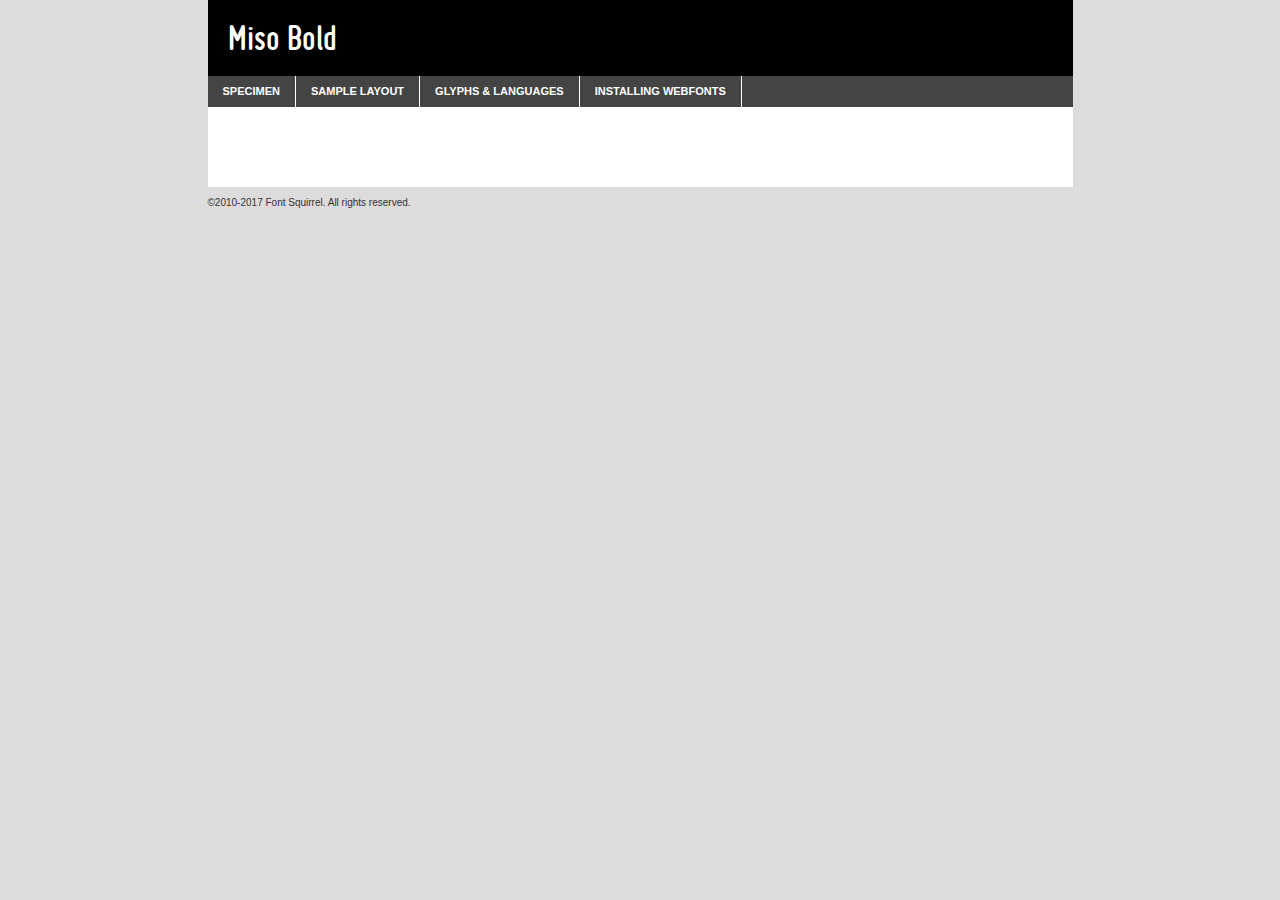
<file: task-9-1/fonts/Miso/miso-bold-demo.html>
<!DOCTYPE html PUBLIC "-//W3C//DTD XHTML 1.0 Transitional//EN"
	"http://www.w3.org/TR/xhtml1/DTD/xhtml1-transitional.dtd">

<html xmlns="http://www.w3.org/1999/xhtml" xml:lang="en" lang="en">
<head>
	<meta http-equiv="Content-Type" content="text/html; charset=utf-8" />
	<script src="http://ajax.googleapis.com/ajax/libs/jquery/1.7.2/jquery.min.js" type="text/javascript" charset="utf-8"></script>
	<script type="text/javascript">
	(function($){$.fn.easyTabs=function(option){var param=jQuery.extend({fadeSpeed:"fast",defaultContent:1,activeClass:'active'},option);$(this).each(function(){var thisId="#"+this.id;if(param.defaultContent==''){param.defaultContent=1;}
	if(typeof param.defaultContent=="number")
	{var defaultTab=$(thisId+" .tabs li:eq("+(param.defaultContent-1)+") a").attr('href').substr(1);}else{var defaultTab=param.defaultContent;}
	$(thisId+" .tabs li a").each(function(){var tabToHide=$(this).attr('href').substr(1);$("#"+tabToHide).addClass('easytabs-tab-content');});hideAll();changeContent(defaultTab);function hideAll(){$(thisId+" .easytabs-tab-content").hide();}
	function changeContent(tabId){hideAll();$(thisId+" .tabs li").removeClass(param.activeClass);$(thisId+" .tabs li a[href=#"+tabId+"]").closest('li').addClass(param.activeClass);if(param.fadeSpeed!="none")
	{$(thisId+" #"+tabId).fadeIn(param.fadeSpeed);}else{$(thisId+" #"+tabId).show();}}
	$(thisId+" .tabs li").click(function(){var tabId=$(this).find('a').attr('href').substr(1);changeContent(tabId);return false;});});}})(jQuery);
	</script>
	<link rel="stylesheet" href="specimen_files/specimen_stylesheet.css" type="text/css" charset="utf-8" />
	<link rel="stylesheet" href="stylesheet.css" type="text/css" charset="utf-8" />

	<style type="text/css">
					body{
				font-family: 'misobold';
							}
		</style>

	<title>Miso Bold Specimen</title>
	
	
	<script type="text/javascript" charset="utf-8">
		$(document).ready(function() {
			$('#container').easyTabs({defaultContent:1});
		});
	</script>
</head>

<body>
<div id="container">
	<div id="header">
		Miso Bold	</div>
	<ul class="tabs">
		<li><a href="#specimen">Specimen</a></li>
		<li><a href="#layout">Sample Layout</a></li>
				<li><a href="#glyphs">Glyphs &amp; Languages</a></li>
		<li><a href="#installing">Installing Webfonts</a></li>
		
	</ul>
	
	<div id="main_content">

		
			<div id="specimen">
		
				<div class="section">
					<div class="grid12 firstcol">
						<div class="huge">AaBb</div>
					</div>
				</div>
		
				<div class="section">
					<div class="glyph_range">A&#x200B;B&#x200b;C&#x200b;D&#x200b;E&#x200b;F&#x200b;G&#x200b;H&#x200b;I&#x200b;J&#x200b;K&#x200b;L&#x200b;M&#x200b;N&#x200b;O&#x200b;P&#x200b;Q&#x200b;R&#x200b;S&#x200b;T&#x200b;U&#x200b;V&#x200b;W&#x200b;X&#x200b;Y&#x200b;Z&#x200b;a&#x200b;b&#x200b;c&#x200b;d&#x200b;e&#x200b;f&#x200b;g&#x200b;h&#x200b;i&#x200b;j&#x200b;k&#x200b;l&#x200b;m&#x200b;n&#x200b;o&#x200b;p&#x200b;q&#x200b;r&#x200b;s&#x200b;t&#x200b;u&#x200b;v&#x200b;w&#x200b;x&#x200b;y&#x200b;z&#x200b;1&#x200b;2&#x200b;3&#x200b;4&#x200b;5&#x200b;6&#x200b;7&#x200b;8&#x200b;9&#x200b;0&#x200b;&amp;&#x200b;.&#x200b;,&#x200b;?&#x200b;!&#x200b;&#64;&#x200b;(&#x200b;)&#x200b;#&#x200b;$&#x200b;%&#x200b;*&#x200b;+&#x200b;-&#x200b;=&#x200b;:&#x200b;;</div>
				</div>
				<div class="section">
					<div class="grid12 firstcol">
						<table class="sample_table">
							<tr><td>10</td><td class="size10">abcdefghijklmnopqrstuvwxyzABCDEFGHIJKLMNOPQRSTUVWXYZ0123456789abcdefghijklmnopqrstuvwxyzABCDEFGHIJKLMNOPQRSTUVWXYZ0123456789abcdefghijklmnopqrstuvwxyzABCDEFGHIJKLMNOPQRSTUVWXYZ</td></tr>
							<tr><td>11</td><td class="size11">abcdefghijklmnopqrstuvwxyzABCDEFGHIJKLMNOPQRSTUVWXYZ0123456789abcdefghijklmnopqrstuvwxyzABCDEFGHIJKLMNOPQRSTUVWXYZ0123456789abcdefghijklmnopqrstuvwxyzABCDEFGHIJKLMNOPQRSTUVWXYZ</td></tr>
							<tr><td>12</td><td class="size12">abcdefghijklmnopqrstuvwxyzABCDEFGHIJKLMNOPQRSTUVWXYZ0123456789abcdefghijklmnopqrstuvwxyzABCDEFGHIJKLMNOPQRSTUVWXYZ0123456789abcdefghijklmnopqrstuvwxyzABCDEFGHIJKLMNOPQRSTUVWXYZ</td></tr>
							<tr><td>13</td><td class="size13">abcdefghijklmnopqrstuvwxyzABCDEFGHIJKLMNOPQRSTUVWXYZ0123456789abcdefghijklmnopqrstuvwxyzABCDEFGHIJKLMNOPQRSTUVWXYZ0123456789abcdefghijklmnopqrstuvwxyzABCDEFGHIJKLMNOPQRSTUVWXYZ</td></tr>
							<tr><td>14</td><td class="size14">abcdefghijklmnopqrstuvwxyzABCDEFGHIJKLMNOPQRSTUVWXYZ0123456789abcdefghijklmnopqrstuvwxyzABCDEFGHIJKLMNOPQRSTUVWXYZ0123456789abcdefghijklmnopqrstuvwxyzABCDEFGHIJKLMNOPQRSTUVWXYZ</td></tr>
							<tr><td>16</td><td class="size16">abcdefghijklmnopqrstuvwxyzABCDEFGHIJKLMNOPQRSTUVWXYZ0123456789abcdefghijklmnopqrstuvwxyzABCDEFGHIJKLMNOPQRSTUVWXYZ</td></tr>
							<tr><td>18</td><td class="size18">abcdefghijklmnopqrstuvwxyzABCDEFGHIJKLMNOPQRSTUVWXYZ0123456789abcdefghijklmnopqrstuvwxyzABCDEFGHIJKLMNOPQRSTUVWXYZ</td></tr>
							<tr><td>20</td><td class="size20">abcdefghijklmnopqrstuvwxyzABCDEFGHIJKLMNOPQRSTUVWXYZ0123456789abcdefghijklmnopqrstuvwxyzABCDEFGHIJKLMNOPQRSTUVWXYZ</td></tr>
							<tr><td>24</td><td class="size24">abcdefghijklmnopqrstuvwxyzABCDEFGHIJKLMNOPQRSTUVWXYZ0123456789abcdefghijklmnopqrstuvwxyzABCDEFGHIJKLMNOPQRSTUVWXYZ</td></tr>
							<tr><td>30</td><td class="size30">abcdefghijklmnopqrstuvwxyzABCDEFGHIJKLMNOPQRSTUVWXYZ0123456789abcdefghijklmnopqrstuvwxyzABCDEFGHIJKLMNOPQRSTUVWXYZ</td></tr>
							<tr><td>36</td><td class="size36">abcdefghijklmnopqrstuvwxyzABCDEFGHIJKLMNOPQRSTUVWXYZ0123456789abcdefghijklmnopqrstuvwxyzABCDEFGHIJKLMNOPQRSTUVWXYZ</td></tr>
							<tr><td>48</td><td class="size48">abcdefghijklmnopqrstuvwxyzABCDEFGHIJKLMNOPQRSTUVWXYZ0123456789abcdefghijklmnopqrstuvwxyzABCDEFGHIJKLMNOPQRSTUVWXYZ</td></tr>
							<tr><td>60</td><td class="size60">abcdefghijklmnopqrstuvwxyzABCDEFGHIJKLMNOPQRSTUVWXYZ0123456789abcdefghijklmnopqrstuvwxyzABCDEFGHIJKLMNOPQRSTUVWXYZ</td></tr>
							<tr><td>72</td><td class="size72">abcdefghijklmnopqrstuvwxyzABCDEFGHIJKLMNOPQRSTUVWXYZ0123456789abcdefghijklmnopqrstuvwxyzABCDEFGHIJKLMNOPQRSTUVWXYZ</td></tr>
							<tr><td>90</td><td class="size90">abcdefghijklmnopqrstuvwxyzABCDEFGHIJKLMNOPQRSTUVWXYZ0123456789abcdefghijklmnopqrstuvwxyzABCDEFGHIJKLMNOPQRSTUVWXYZ</td></tr>
						</table>
				
					</div>
			
				</div>
		
		
		
								<div class="section" id="bodycomparison">


										<div id="xheight">
				<div class="fontbody">&#x25FC;&#x25FC;&#x25FC;&#x25FC;&#x25FC;&#x25FC;&#x25FC;&#x25FC;&#x25FC;&#x25FC;&#x25FC;&#x25FC;&#x25FC;&#x25FC;&#x25FC;&#x25FC;&#x25FC;&#x25FC;&#x25FC;&#x25FC;&#x25FC;&#x25FC;&#x25FC;&#x25FC;&#x25FC;&#x25FC;&#x25FC;&#x25FC;&#x25FC;&#x25FC;&#x25FC;&#x25FC;&#x25FC;&#x25FC;&#x25FC;&#x25FC;&#x25FC;&#x25FC;&#x25FC;&#x25FC;&#x25FC;&#x25FC;&#x25FC;&#x25FC;&#x25FC;&#x25FC;&#x25FC;&#x25FC;&#x25FC;&#x25FC;&#x25FC;&#x25FC;&#x25FC;&#x25FC;&#x25FC;&#x25FC;&#x25FC;&#x25FC;&#x25FC;&#x25FC;&#x25FC;&#x25FC;&#x25FC;&#x25FC;&#x25FC;&#x25FC;&#x25FC;&#x25FC;&#x25FC;&#x25FC;&#x25FC;&#x25FC;&#x25FC;&#x25FC;&#x25FC;&#x25FC;&#x25FC;&#x25FC;&#x25FC;&#x25FC;&#x25FC;&#x25FC;&#x25FC;&#x25FC;&#x25FC;&#x25FC;&#x25FC;&#x25FC;&#x25FC;&#x25FC;&#x25FC;&#x25FC;&#x25FC;&#x25FC;&#x25FC;&#x25FC;&#x25FC;&#x25FC;&#x25FC;body</div><div class="arialbody">body</div><div class="verdanabody">body</div><div class="georgiabody">body</div></div>
										<div class="fontbody" style="z-index:1">
											body<span>Miso Bold</span>
										</div>
										<div class="arialbody" style="z-index:1">
											body<span>Arial</span>
										</div>
										<div class="verdanabody" style="z-index:1">
											body<span>Verdana</span>
										</div>
										<div class="georgiabody" style="z-index:1">
											body<span>Georgia</span>
										</div>



								</div>
		
		
				<div class="section psample psample_row1" id="">
					
					<div class="grid2 firstcol">
						<p class="size10"><span>10.</span>Aenean lacinia bibendum nulla sed consectetur. Fusce dapibus, tellus ac cursus commodo, tortor mauris condimentum nibh, ut fermentum massa justo sit amet risus. Nullam id dolor id nibh ultricies vehicula ut id elit. Cum sociis natoque penatibus et magnis dis parturient montes, nascetur ridiculus mus. Nulla vitae elit libero, a pharetra augue.</p>
			
					</div>
					<div class="grid3">
						<p class="size11"><span>11.</span>Aenean lacinia bibendum nulla sed consectetur. Fusce dapibus, tellus ac cursus commodo, tortor mauris condimentum nibh, ut fermentum massa justo sit amet risus. Nullam id dolor id nibh ultricies vehicula ut id elit. Cum sociis natoque penatibus et magnis dis parturient montes, nascetur ridiculus mus. Nulla vitae elit libero, a pharetra augue.</p>
			
					</div>
					<div class="grid3">
						<p class="size12"><span>12.</span>Aenean lacinia bibendum nulla sed consectetur. Fusce dapibus, tellus ac cursus commodo, tortor mauris condimentum nibh, ut fermentum massa justo sit amet risus. Nullam id dolor id nibh ultricies vehicula ut id elit. Cum sociis natoque penatibus et magnis dis parturient montes, nascetur ridiculus mus. Nulla vitae elit libero, a pharetra augue.</p>
			
					</div>
					<div class="grid4">
						<p class="size13"><span>13.</span>Aenean lacinia bibendum nulla sed consectetur. Fusce dapibus, tellus ac cursus commodo, tortor mauris condimentum nibh, ut fermentum massa justo sit amet risus. Nullam id dolor id nibh ultricies vehicula ut id elit. Cum sociis natoque penatibus et magnis dis parturient montes, nascetur ridiculus mus. Nulla vitae elit libero, a pharetra augue.</p>
			
					</div>
					<div class="white_blend"></div>
					
				</div>
				<div class="section psample psample_row2" id="">
					<div class="grid3 firstcol">
						<p class="size14"><span>14.</span>Aenean lacinia bibendum nulla sed consectetur. Fusce dapibus, tellus ac cursus commodo, tortor mauris condimentum nibh, ut fermentum massa justo sit amet risus. Nullam id dolor id nibh ultricies vehicula ut id elit. Cum sociis natoque penatibus et magnis dis parturient montes, nascetur ridiculus mus. Nulla vitae elit libero, a pharetra augue.</p>
			
					</div>
					<div class="grid4">
						<p class="size16"><span>16.</span>Aenean lacinia bibendum nulla sed consectetur. Fusce dapibus, tellus ac cursus commodo, tortor mauris condimentum nibh, ut fermentum massa justo sit amet risus. Nullam id dolor id nibh ultricies vehicula ut id elit. Cum sociis natoque penatibus et magnis dis parturient montes, nascetur ridiculus mus. Nulla vitae elit libero, a pharetra augue.</p>
			
					</div>
					<div class="grid5">
						<p class="size18"><span>18.</span>Aenean lacinia bibendum nulla sed consectetur. Fusce dapibus, tellus ac cursus commodo, tortor mauris condimentum nibh, ut fermentum massa justo sit amet risus. Nullam id dolor id nibh ultricies vehicula ut id elit. Cum sociis natoque penatibus et magnis dis parturient montes, nascetur ridiculus mus. Nulla vitae elit libero, a pharetra augue.</p>
			
					</div>

					<div class="white_blend"></div>

				</div>
				
				<div class="section psample psample_row3" id="">
					<div class="grid5 firstcol">
						<p class="size20"><span>20.</span>Aenean lacinia bibendum nulla sed consectetur. Fusce dapibus, tellus ac cursus commodo, tortor mauris condimentum nibh, ut fermentum massa justo sit amet risus. Nullam id dolor id nibh ultricies vehicula ut id elit. Cum sociis natoque penatibus et magnis dis parturient montes, nascetur ridiculus mus. Nulla vitae elit libero, a pharetra augue.</p>
					</div>
					<div class="grid7">
						<p class="size24"><span>24.</span>Aenean lacinia bibendum nulla sed consectetur. Fusce dapibus, tellus ac cursus commodo, tortor mauris condimentum nibh, ut fermentum massa justo sit amet risus. Nullam id dolor id nibh ultricies vehicula ut id elit. Cum sociis natoque penatibus et magnis dis parturient montes, nascetur ridiculus mus. Nulla vitae elit libero, a pharetra augue.</p>
					</div>
					
					<div class="white_blend"></div>
					
				</div>
				
				<div class="section psample psample_row4" id="">
					<div class="grid12 firstcol">
						<p class="size30"><span>30.</span>Aenean lacinia bibendum nulla sed consectetur. Fusce dapibus, tellus ac cursus commodo, tortor mauris condimentum nibh, ut fermentum massa justo sit amet risus. Nullam id dolor id nibh ultricies vehicula ut id elit. Cum sociis natoque penatibus et magnis dis parturient montes, nascetur ridiculus mus. Nulla vitae elit libero, a pharetra augue.</p>
					</div>
					<div class="white_blend"></div>
					
				</div>
				
				
				
				<div class="section psample psample_row1 fullreverse">
					<div class="grid2 firstcol">
						<p class="size10"><span>10.</span>Aenean lacinia bibendum nulla sed consectetur. Fusce dapibus, tellus ac cursus commodo, tortor mauris condimentum nibh, ut fermentum massa justo sit amet risus. Nullam id dolor id nibh ultricies vehicula ut id elit. Cum sociis natoque penatibus et magnis dis parturient montes, nascetur ridiculus mus. Nulla vitae elit libero, a pharetra augue.</p>
			
					</div>
					<div class="grid3">
						<p class="size11"><span>11.</span>Aenean lacinia bibendum nulla sed consectetur. Fusce dapibus, tellus ac cursus commodo, tortor mauris condimentum nibh, ut fermentum massa justo sit amet risus. Nullam id dolor id nibh ultricies vehicula ut id elit. Cum sociis natoque penatibus et magnis dis parturient montes, nascetur ridiculus mus. Nulla vitae elit libero, a pharetra augue.</p>
			
					</div>
					<div class="grid3">
						<p class="size12"><span>12.</span>Aenean lacinia bibendum nulla sed consectetur. Fusce dapibus, tellus ac cursus commodo, tortor mauris condimentum nibh, ut fermentum massa justo sit amet risus. Nullam id dolor id nibh ultricies vehicula ut id elit. Cum sociis natoque penatibus et magnis dis parturient montes, nascetur ridiculus mus. Nulla vitae elit libero, a pharetra augue.</p>
			
					</div>
					<div class="grid4">
						<p class="size13"><span>13.</span>Aenean lacinia bibendum nulla sed consectetur. Fusce dapibus, tellus ac cursus commodo, tortor mauris condimentum nibh, ut fermentum massa justo sit amet risus. Nullam id dolor id nibh ultricies vehicula ut id elit. Cum sociis natoque penatibus et magnis dis parturient montes, nascetur ridiculus mus. Nulla vitae elit libero, a pharetra augue.</p>
			
					</div>
					<div class="black_blend"></div>
					
				</div>
				
				<div class="section psample psample_row2 fullreverse">
					<div class="grid3 firstcol">
						<p class="size14"><span>14.</span>Aenean lacinia bibendum nulla sed consectetur. Fusce dapibus, tellus ac cursus commodo, tortor mauris condimentum nibh, ut fermentum massa justo sit amet risus. Nullam id dolor id nibh ultricies vehicula ut id elit. Cum sociis natoque penatibus et magnis dis parturient montes, nascetur ridiculus mus. Nulla vitae elit libero, a pharetra augue.</p>
			
					</div>
					<div class="grid4">
						<p class="size16"><span>16.</span>Aenean lacinia bibendum nulla sed consectetur. Fusce dapibus, tellus ac cursus commodo, tortor mauris condimentum nibh, ut fermentum massa justo sit amet risus. Nullam id dolor id nibh ultricies vehicula ut id elit. Cum sociis natoque penatibus et magnis dis parturient montes, nascetur ridiculus mus. Nulla vitae elit libero, a pharetra augue.</p>
			
					</div>
					<div class="grid5">
						<p class="size18"><span>18.</span>Aenean lacinia bibendum nulla sed consectetur. Fusce dapibus, tellus ac cursus commodo, tortor mauris condimentum nibh, ut fermentum massa justo sit amet risus. Nullam id dolor id nibh ultricies vehicula ut id elit. Cum sociis natoque penatibus et magnis dis parturient montes, nascetur ridiculus mus. Nulla vitae elit libero, a pharetra augue.</p>
			
					</div>
					<div class="black_blend"></div>

				</div>
				
				<div class="section psample fullreverse psample_row3" id="">
					<div class="grid5 firstcol">
						<p class="size20"><span>20.</span>Aenean lacinia bibendum nulla sed consectetur. Fusce dapibus, tellus ac cursus commodo, tortor mauris condimentum nibh, ut fermentum massa justo sit amet risus. Nullam id dolor id nibh ultricies vehicula ut id elit. Cum sociis natoque penatibus et magnis dis parturient montes, nascetur ridiculus mus. Nulla vitae elit libero, a pharetra augue.</p>
					</div>
					<div class="grid7">
						<p class="size24"><span>24.</span>Aenean lacinia bibendum nulla sed consectetur. Fusce dapibus, tellus ac cursus commodo, tortor mauris condimentum nibh, ut fermentum massa justo sit amet risus. Nullam id dolor id nibh ultricies vehicula ut id elit. Cum sociis natoque penatibus et magnis dis parturient montes, nascetur ridiculus mus. Nulla vitae elit libero, a pharetra augue.</p>
					</div>
					
					<div class="black_blend"></div>
					
				</div>
				
				<div class="section psample fullreverse psample_row4" id="" style="border-bottom: 20px #000 solid;">
					<div class="grid12 firstcol">
						<p class="size30"><span>30.</span>Aenean lacinia bibendum nulla sed consectetur. Fusce dapibus, tellus ac cursus commodo, tortor mauris condimentum nibh, ut fermentum massa justo sit amet risus. Nullam id dolor id nibh ultricies vehicula ut id elit. Cum sociis natoque penatibus et magnis dis parturient montes, nascetur ridiculus mus. Nulla vitae elit libero, a pharetra augue.</p>
					</div>
					<div class="black_blend"></div>
					
				</div>
				
				
				
				
			</div>
			
			<div id="layout">
				
				<div class="section">
					
					<div class="grid12 firstcol">
						<h1>Lorem Ipsum Dolor</h1>
						<h2>Etiam porta sem malesuada magna mollis euismod</h2>
						
						<p class="byline">By <a href="#link">Aenean Lacinia</a></p>
					</div>
				</div>
				<div class="section">
					<div class="grid8 firstcol">
						<p class="large">Donec sed odio dui. Morbi leo risus, porta ac consectetur ac, vestibulum at eros. Fusce dapibus, tellus ac cursus commodo, tortor mauris condimentum nibh, ut fermentum massa justo sit amet risus. </p>

						
						<h3>Pellentesque ornare sem</h3>

						<p>Maecenas sed diam eget risus varius blandit sit amet non magna. Maecenas faucibus mollis interdum. Donec ullamcorper nulla non metus auctor fringilla. Nullam id dolor id nibh ultricies vehicula ut id elit. Nullam id dolor id nibh ultricies vehicula ut id elit. </p>

						<p>Aenean eu leo quam. Pellentesque ornare sem lacinia quam venenatis vestibulum. Lorem ipsum dolor sit amet, consectetur adipiscing elit. Cum sociis natoque penatibus et magnis dis parturient montes, nascetur ridiculus mus. </p>

						<p>Nulla vitae elit libero, a pharetra augue. Praesent commodo cursus magna, vel scelerisque nisl consectetur et. Aenean lacinia bibendum nulla sed consectetur. </p>

						<p>Nullam quis risus eget urna mollis ornare vel eu leo. Nullam quis risus eget urna mollis ornare vel eu leo. Maecenas sed diam eget risus varius blandit sit amet non magna. Donec ullamcorper nulla non metus auctor fringilla. </p>

						<h3>Cras mattis consectetur</h3>

						<p>Aenean eu leo quam. Pellentesque ornare sem lacinia quam venenatis vestibulum. Aenean lacinia bibendum nulla sed consectetur. Integer posuere erat a ante venenatis dapibus posuere velit aliquet. Cras mattis consectetur purus sit amet fermentum. </p>

						<p>Nullam id dolor id nibh ultricies vehicula ut id elit. Nullam quis risus eget urna mollis ornare vel eu leo. Cras mattis consectetur purus sit amet fermentum.</p>
					</div>
					
					<div class="grid4 sidebar">
						
						<div class="box reverse">
							<p class="last">Nullam quis risus eget urna mollis ornare vel eu leo. Donec ullamcorper nulla non metus auctor fringilla. Cras mattis consectetur purus sit amet fermentum. Sed posuere consectetur est at lobortis. Lorem ipsum dolor sit amet, consectetur adipiscing elit. </p>
						</div>
						
						<p class="caption">Maecenas sed diam eget risus varius.</p>

						<p>Vestibulum id ligula porta felis euismod semper. Integer posuere erat a ante venenatis dapibus posuere velit aliquet. Vestibulum id ligula porta felis euismod semper. Sed posuere consectetur est at lobortis. Maecenas sed diam eget risus varius blandit sit amet non magna. Fusce dapibus, tellus ac cursus commodo, tortor mauris condimentum nibh, ut fermentum massa justo sit amet risus. </p>

					

						<p>Duis mollis, est non commodo luctus, nisi erat porttitor ligula, eget lacinia odio sem nec elit. Aenean lacinia bibendum nulla sed consectetur. Vivamus sagittis lacus vel augue laoreet rutrum faucibus dolor auctor. Aenean lacinia bibendum nulla sed consectetur. Nullam quis risus eget urna mollis ornare vel eu leo. </p>

						<p>Praesent commodo cursus magna, vel scelerisque nisl consectetur et. Donec ullamcorper nulla non metus auctor fringilla. Maecenas faucibus mollis interdum. Fusce dapibus, tellus ac cursus commodo, tortor mauris condimentum nibh, ut fermentum massa justo sit amet risus. </p>

					</div>
				</div>
				
			</div>


			



		<div id="glyphs">
			<div class="section">
				<div class="grid12 firstcol">
			
				<h1>Language Support</h1>
				<p>The subset of Miso Bold in this kit supports the following languages:<br />
			
					Albanian, Basque, Breton, Chamorro, Danish, Dutch, English, Faroese, Finnish, French, Frisian, Galician, German, Icelandic, Italian, Malagasy, Norwegian, Portuguese, Spanish, Alsatian, Aragonese, Arapaho, Arrernte, Asturian, Aymara, Bislama, Cebuano, Corsican, Fijian, French_creole, Genoese, Gilbertese, Greenlandic, Haitian_creole, Hiligaynon, Hmong, Hopi, Ibanag, Iloko_ilokano, Indonesian, Interglossa_glosa, Interlingua, Irish_gaelic, Jerriais, Lojban, Lombard, Luxembourgeois, Manx, Mohawk, Norfolk_pitcairnese, Occitan, Oromo, Pangasinan, Papiamento, Piedmontese, Potawatomi, Rhaeto-romance, Romansh, Rotokas, Sami_lule, Samoan, Sardinian, Scots_gaelic, Seychelles_creole, Shona, Sicilian, Somali, Southern_ndebele, Swahili, Swati_swazi, Tagalog_filipino_pilipino, Tetum, Tok_pisin, Uyghur_latinized, Volapuk, Walloon, Warlpiri, Xhosa, Yapese, Zulu, Latinbasic, Ubasic, Demo				</p>
				<h1>Glyph Chart</h1>
				<p>The subset of Miso Bold in this kit includes all the glyphs listed below. Unicode entities are included above each glyph to help you insert individual characters into your layout.</p>
				<div id="glyph_chart">
			
																				 <div><p>&amp;#32;</p>&#32;</div>
																				 <div><p>&amp;#33;</p>&#33;</div>
																				 <div><p>&amp;#34;</p>&#34;</div>
																				 <div><p>&amp;#35;</p>&#35;</div>
																				 <div><p>&amp;#36;</p>&#36;</div>
																				 <div><p>&amp;#37;</p>&#37;</div>
																				 <div><p>&amp;#38;</p>&#38;</div>
																				 <div><p>&amp;#39;</p>&#39;</div>
																				 <div><p>&amp;#40;</p>&#40;</div>
																				 <div><p>&amp;#41;</p>&#41;</div>
																				 <div><p>&amp;#42;</p>&#42;</div>
																				 <div><p>&amp;#43;</p>&#43;</div>
																				 <div><p>&amp;#44;</p>&#44;</div>
																				 <div><p>&amp;#45;</p>&#45;</div>
																				 <div><p>&amp;#46;</p>&#46;</div>
																				 <div><p>&amp;#47;</p>&#47;</div>
																				 <div><p>&amp;#48;</p>&#48;</div>
																				 <div><p>&amp;#49;</p>&#49;</div>
																				 <div><p>&amp;#50;</p>&#50;</div>
																				 <div><p>&amp;#51;</p>&#51;</div>
																				 <div><p>&amp;#52;</p>&#52;</div>
																				 <div><p>&amp;#53;</p>&#53;</div>
																				 <div><p>&amp;#54;</p>&#54;</div>
																				 <div><p>&amp;#55;</p>&#55;</div>
																				 <div><p>&amp;#56;</p>&#56;</div>
																				 <div><p>&amp;#57;</p>&#57;</div>
																				 <div><p>&amp;#58;</p>&#58;</div>
																				 <div><p>&amp;#59;</p>&#59;</div>
																				 <div><p>&amp;#60;</p>&#60;</div>
																				 <div><p>&amp;#61;</p>&#61;</div>
																				 <div><p>&amp;#62;</p>&#62;</div>
																				 <div><p>&amp;#63;</p>&#63;</div>
																				 <div><p>&amp;#64;</p>&#64;</div>
																				 <div><p>&amp;#65;</p>&#65;</div>
																				 <div><p>&amp;#66;</p>&#66;</div>
																				 <div><p>&amp;#67;</p>&#67;</div>
																				 <div><p>&amp;#68;</p>&#68;</div>
																				 <div><p>&amp;#69;</p>&#69;</div>
																				 <div><p>&amp;#70;</p>&#70;</div>
																				 <div><p>&amp;#71;</p>&#71;</div>
																				 <div><p>&amp;#72;</p>&#72;</div>
																				 <div><p>&amp;#73;</p>&#73;</div>
																				 <div><p>&amp;#74;</p>&#74;</div>
																				 <div><p>&amp;#75;</p>&#75;</div>
																				 <div><p>&amp;#76;</p>&#76;</div>
																				 <div><p>&amp;#77;</p>&#77;</div>
																				 <div><p>&amp;#78;</p>&#78;</div>
																				 <div><p>&amp;#79;</p>&#79;</div>
																				 <div><p>&amp;#80;</p>&#80;</div>
																				 <div><p>&amp;#81;</p>&#81;</div>
																				 <div><p>&amp;#82;</p>&#82;</div>
																				 <div><p>&amp;#83;</p>&#83;</div>
																				 <div><p>&amp;#84;</p>&#84;</div>
																				 <div><p>&amp;#85;</p>&#85;</div>
																				 <div><p>&amp;#86;</p>&#86;</div>
																				 <div><p>&amp;#87;</p>&#87;</div>
																				 <div><p>&amp;#88;</p>&#88;</div>
																				 <div><p>&amp;#89;</p>&#89;</div>
																				 <div><p>&amp;#90;</p>&#90;</div>
																				 <div><p>&amp;#91;</p>&#91;</div>
																				 <div><p>&amp;#92;</p>&#92;</div>
																				 <div><p>&amp;#93;</p>&#93;</div>
																				 <div><p>&amp;#94;</p>&#94;</div>
																				 <div><p>&amp;#95;</p>&#95;</div>
																				 <div><p>&amp;#96;</p>&#96;</div>
																				 <div><p>&amp;#97;</p>&#97;</div>
																				 <div><p>&amp;#98;</p>&#98;</div>
																				 <div><p>&amp;#99;</p>&#99;</div>
																				 <div><p>&amp;#100;</p>&#100;</div>
																				 <div><p>&amp;#101;</p>&#101;</div>
																				 <div><p>&amp;#102;</p>&#102;</div>
																				 <div><p>&amp;#103;</p>&#103;</div>
																				 <div><p>&amp;#104;</p>&#104;</div>
																				 <div><p>&amp;#105;</p>&#105;</div>
																				 <div><p>&amp;#106;</p>&#106;</div>
																				 <div><p>&amp;#107;</p>&#107;</div>
																				 <div><p>&amp;#108;</p>&#108;</div>
																				 <div><p>&amp;#109;</p>&#109;</div>
																				 <div><p>&amp;#110;</p>&#110;</div>
																				 <div><p>&amp;#111;</p>&#111;</div>
																				 <div><p>&amp;#112;</p>&#112;</div>
																				 <div><p>&amp;#113;</p>&#113;</div>
																				 <div><p>&amp;#114;</p>&#114;</div>
																				 <div><p>&amp;#115;</p>&#115;</div>
																				 <div><p>&amp;#116;</p>&#116;</div>
																				 <div><p>&amp;#117;</p>&#117;</div>
																				 <div><p>&amp;#118;</p>&#118;</div>
																				 <div><p>&amp;#119;</p>&#119;</div>
																				 <div><p>&amp;#120;</p>&#120;</div>
																				 <div><p>&amp;#121;</p>&#121;</div>
																				 <div><p>&amp;#122;</p>&#122;</div>
																				 <div><p>&amp;#123;</p>&#123;</div>
																				 <div><p>&amp;#124;</p>&#124;</div>
																				 <div><p>&amp;#125;</p>&#125;</div>
																				 <div><p>&amp;#126;</p>&#126;</div>
																				 <div><p>&amp;#160;</p>&#160;</div>
																				 <div><p>&amp;#161;</p>&#161;</div>
																				 <div><p>&amp;#162;</p>&#162;</div>
																				 <div><p>&amp;#163;</p>&#163;</div>
																				 <div><p>&amp;#164;</p>&#164;</div>
																				 <div><p>&amp;#165;</p>&#165;</div>
																				 <div><p>&amp;#166;</p>&#166;</div>
																				 <div><p>&amp;#167;</p>&#167;</div>
																				 <div><p>&amp;#168;</p>&#168;</div>
																				 <div><p>&amp;#169;</p>&#169;</div>
																				 <div><p>&amp;#170;</p>&#170;</div>
																				 <div><p>&amp;#171;</p>&#171;</div>
																				 <div><p>&amp;#172;</p>&#172;</div>
																				 <div><p>&amp;#173;</p>&#173;</div>
																				 <div><p>&amp;#174;</p>&#174;</div>
																				 <div><p>&amp;#175;</p>&#175;</div>
																				 <div><p>&amp;#176;</p>&#176;</div>
																				 <div><p>&amp;#177;</p>&#177;</div>
																				 <div><p>&amp;#178;</p>&#178;</div>
																				 <div><p>&amp;#179;</p>&#179;</div>
																				 <div><p>&amp;#180;</p>&#180;</div>
																				 <div><p>&amp;#181;</p>&#181;</div>
																				 <div><p>&amp;#182;</p>&#182;</div>
																				 <div><p>&amp;#183;</p>&#183;</div>
																				 <div><p>&amp;#184;</p>&#184;</div>
																				 <div><p>&amp;#185;</p>&#185;</div>
																				 <div><p>&amp;#186;</p>&#186;</div>
																				 <div><p>&amp;#187;</p>&#187;</div>
																				 <div><p>&amp;#188;</p>&#188;</div>
																				 <div><p>&amp;#189;</p>&#189;</div>
																				 <div><p>&amp;#190;</p>&#190;</div>
																				 <div><p>&amp;#191;</p>&#191;</div>
																				 <div><p>&amp;#192;</p>&#192;</div>
																				 <div><p>&amp;#193;</p>&#193;</div>
																				 <div><p>&amp;#194;</p>&#194;</div>
																				 <div><p>&amp;#195;</p>&#195;</div>
																				 <div><p>&amp;#196;</p>&#196;</div>
																				 <div><p>&amp;#197;</p>&#197;</div>
																				 <div><p>&amp;#198;</p>&#198;</div>
																				 <div><p>&amp;#199;</p>&#199;</div>
																				 <div><p>&amp;#200;</p>&#200;</div>
																				 <div><p>&amp;#201;</p>&#201;</div>
																				 <div><p>&amp;#202;</p>&#202;</div>
																				 <div><p>&amp;#203;</p>&#203;</div>
																				 <div><p>&amp;#204;</p>&#204;</div>
																				 <div><p>&amp;#205;</p>&#205;</div>
																				 <div><p>&amp;#206;</p>&#206;</div>
																				 <div><p>&amp;#207;</p>&#207;</div>
																				 <div><p>&amp;#208;</p>&#208;</div>
																				 <div><p>&amp;#209;</p>&#209;</div>
																				 <div><p>&amp;#210;</p>&#210;</div>
																				 <div><p>&amp;#211;</p>&#211;</div>
																				 <div><p>&amp;#212;</p>&#212;</div>
																				 <div><p>&amp;#213;</p>&#213;</div>
																				 <div><p>&amp;#214;</p>&#214;</div>
																				 <div><p>&amp;#215;</p>&#215;</div>
																				 <div><p>&amp;#216;</p>&#216;</div>
																				 <div><p>&amp;#217;</p>&#217;</div>
																				 <div><p>&amp;#218;</p>&#218;</div>
																				 <div><p>&amp;#219;</p>&#219;</div>
																				 <div><p>&amp;#220;</p>&#220;</div>
																				 <div><p>&amp;#221;</p>&#221;</div>
																				 <div><p>&amp;#222;</p>&#222;</div>
																				 <div><p>&amp;#223;</p>&#223;</div>
																				 <div><p>&amp;#224;</p>&#224;</div>
																				 <div><p>&amp;#225;</p>&#225;</div>
																				 <div><p>&amp;#226;</p>&#226;</div>
																				 <div><p>&amp;#227;</p>&#227;</div>
																				 <div><p>&amp;#228;</p>&#228;</div>
																				 <div><p>&amp;#229;</p>&#229;</div>
																				 <div><p>&amp;#230;</p>&#230;</div>
																				 <div><p>&amp;#231;</p>&#231;</div>
																				 <div><p>&amp;#232;</p>&#232;</div>
																				 <div><p>&amp;#233;</p>&#233;</div>
																				 <div><p>&amp;#234;</p>&#234;</div>
																				 <div><p>&amp;#235;</p>&#235;</div>
																				 <div><p>&amp;#236;</p>&#236;</div>
																				 <div><p>&amp;#237;</p>&#237;</div>
																				 <div><p>&amp;#238;</p>&#238;</div>
																				 <div><p>&amp;#239;</p>&#239;</div>
																				 <div><p>&amp;#240;</p>&#240;</div>
																				 <div><p>&amp;#241;</p>&#241;</div>
																				 <div><p>&amp;#242;</p>&#242;</div>
																				 <div><p>&amp;#243;</p>&#243;</div>
																				 <div><p>&amp;#244;</p>&#244;</div>
																				 <div><p>&amp;#245;</p>&#245;</div>
																				 <div><p>&amp;#246;</p>&#246;</div>
																				 <div><p>&amp;#247;</p>&#247;</div>
																				 <div><p>&amp;#248;</p>&#248;</div>
																				 <div><p>&amp;#249;</p>&#249;</div>
																				 <div><p>&amp;#250;</p>&#250;</div>
																				 <div><p>&amp;#251;</p>&#251;</div>
																				 <div><p>&amp;#252;</p>&#252;</div>
																				 <div><p>&amp;#253;</p>&#253;</div>
																				 <div><p>&amp;#254;</p>&#254;</div>
																				 <div><p>&amp;#255;</p>&#255;</div>
																				 <div><p>&amp;#338;</p>&#338;</div>
																				 <div><p>&amp;#339;</p>&#339;</div>
																				 <div><p>&amp;#376;</p>&#376;</div>
																				 <div><p>&amp;#710;</p>&#710;</div>
																				 <div><p>&amp;#732;</p>&#732;</div>
																				 <div><p>&amp;#8192;</p>&#8192;</div>
																				 <div><p>&amp;#8193;</p>&#8193;</div>
																				 <div><p>&amp;#8194;</p>&#8194;</div>
																				 <div><p>&amp;#8195;</p>&#8195;</div>
																				 <div><p>&amp;#8196;</p>&#8196;</div>
																				 <div><p>&amp;#8197;</p>&#8197;</div>
																				 <div><p>&amp;#8198;</p>&#8198;</div>
																				 <div><p>&amp;#8199;</p>&#8199;</div>
																				 <div><p>&amp;#8200;</p>&#8200;</div>
																				 <div><p>&amp;#8201;</p>&#8201;</div>
																				 <div><p>&amp;#8202;</p>&#8202;</div>
																				 <div><p>&amp;#8208;</p>&#8208;</div>
																				 <div><p>&amp;#8209;</p>&#8209;</div>
																				 <div><p>&amp;#8210;</p>&#8210;</div>
																				 <div><p>&amp;#8211;</p>&#8211;</div>
																				 <div><p>&amp;#8212;</p>&#8212;</div>
																				 <div><p>&amp;#8216;</p>&#8216;</div>
																				 <div><p>&amp;#8217;</p>&#8217;</div>
																				 <div><p>&amp;#8218;</p>&#8218;</div>
																				 <div><p>&amp;#8220;</p>&#8220;</div>
																				 <div><p>&amp;#8221;</p>&#8221;</div>
																				 <div><p>&amp;#8222;</p>&#8222;</div>
																				 <div><p>&amp;#8226;</p>&#8226;</div>
																				 <div><p>&amp;#8230;</p>&#8230;</div>
																				 <div><p>&amp;#8239;</p>&#8239;</div>
																				 <div><p>&amp;#8249;</p>&#8249;</div>
																				 <div><p>&amp;#8250;</p>&#8250;</div>
																				 <div><p>&amp;#8287;</p>&#8287;</div>
																				 <div><p>&amp;#8364;</p>&#8364;</div>
																				 <div><p>&amp;#8482;</p>&#8482;</div>
																				 <div><p>&amp;#9724;</p>&#9724;</div>
																																																</div>	
				</div>
		
		
			</div>
		</div>
		
		
		<div id="specs">
			
		</div>
	
		<div id="installing">
			<div class="section">
				<div class="grid7 firstcol">
					<h1>Installing Webfonts</h1>
					
					<p>Webfonts are supported by all major browser platforms but not all in the same way. There are currently four different font formats that must be included in order to target all browsers. This includes TTF, WOFF, EOT and SVG.</p>
					
					<h2>1. Upload your webfonts</h2>
					<p>You must upload your webfont kit to your website. They should be in or near the same directory as your CSS files.</p>
					
					<h2>2. Include the webfont stylesheet</h2>
					<p>A special CSS @font-face declaration helps the various browsers select the appropriate font it needs without causing you a bunch of headaches. Learn more about this syntax by reading the <a href="https://www.fontspring.com/blog/further-hardening-of-the-bulletproof-syntax">Fontspring blog post</a> about it. The code for it is as follows:</p>


<code>
@font-face{ 
	font-family: 'MyWebFont';
	src: url('WebFont.eot');
	src: url('WebFont.eot?#iefix') format('embedded-opentype'),
	     url('WebFont.woff') format('woff'),
	     url('WebFont.ttf') format('truetype'),
	     url('WebFont.svg#webfont') format('svg');
}
</code>

	<p>We've already gone ahead and generated the code for you. All you have to do is link to the stylesheet in your HTML, like this:</p>
	<code>&lt;link rel=&quot;stylesheet&quot; href=&quot;stylesheet.css&quot; type=&quot;text/css&quot; charset=&quot;utf-8&quot; /&gt;</code>

					<h2>3. Modify your own stylesheet</h2>
					<p>To take advantage of your new fonts, you must tell your stylesheet to use them. Look at the original @font-face declaration above and find the property called "font-family." The name linked there will be what you use to reference the font. Prepend that webfont name to the font stack in the "font-family" property, inside the selector you want to change. For example:</p>
<code>p { font-family: 'WebFont', Arial, sans-serif; }</code>

<h2>4. Test</h2>
<p>Getting webfonts to work cross-browser <em>can</em> be tricky. Use the information in the sidebar to help you if you find that fonts aren't loading in a particular browser.</p>
				</div>
				
				<div class="grid5 sidebar">
					<div class="box">
						<h2>Troubleshooting<br />Font-Face Problems</h2>
						<p>Having trouble getting your webfonts to load in your new website? Here are some tips to sort out what might be the problem.</p>

						<h3>Fonts not showing in any browser</h3>

						<p>This sounds like you need to work on the plumbing. You either did not upload the fonts to the correct directory, or you did not link the fonts properly in the CSS. If you've confirmed that all this is correct and you still have a problem, take a look at your .htaccess file and see if requests are getting intercepted.</p>

						<h3>Fonts not loading in iPhone or iPad</h3>

						<p>The most common problem here is that you are serving the fonts from an IIS server. IIS refuses to serve files that have unknown MIME types. If that is the case, you must set the MIME type for SVG to "image/svg+xml" in the server settings. Follow these instructions from Microsoft if you need help.</p>

						<h3>Fonts not loading in Firefox</h3>

						<p>The primary reason for this failure? You are still using a version Firefox older than 3.5. So upgrade already! If that isn't it, then you are very likely serving fonts from a different domain. Firefox requires that all font assets be served from the same domain. Lastly it is possible that you need to add WOFF to your list of MIME types (if you are serving via IIS.)</p>

						<h3>Fonts not loading in IE</h3>

						<p>Are you looking at Internet Explorer on an actual Windows machine or are you cheating by using a service like Adobe BrowserLab? Many of these screenshot services do not render @font-face for IE. Best to test it on a real machine.</p>

						<h3>Fonts not loading in IE9</h3>

						<p>IE9, like Firefox, requires that fonts be served from the same domain as the website. Make sure that is the case.</p>
					</div>
				</div>
			</div>
			
		</div>
	
	</div>
	<div id="footer">
		<p>&copy;2010-2017 Font Squirrel. All rights reserved.</p>
	</div>
</div>
</body>
</html>
</file>
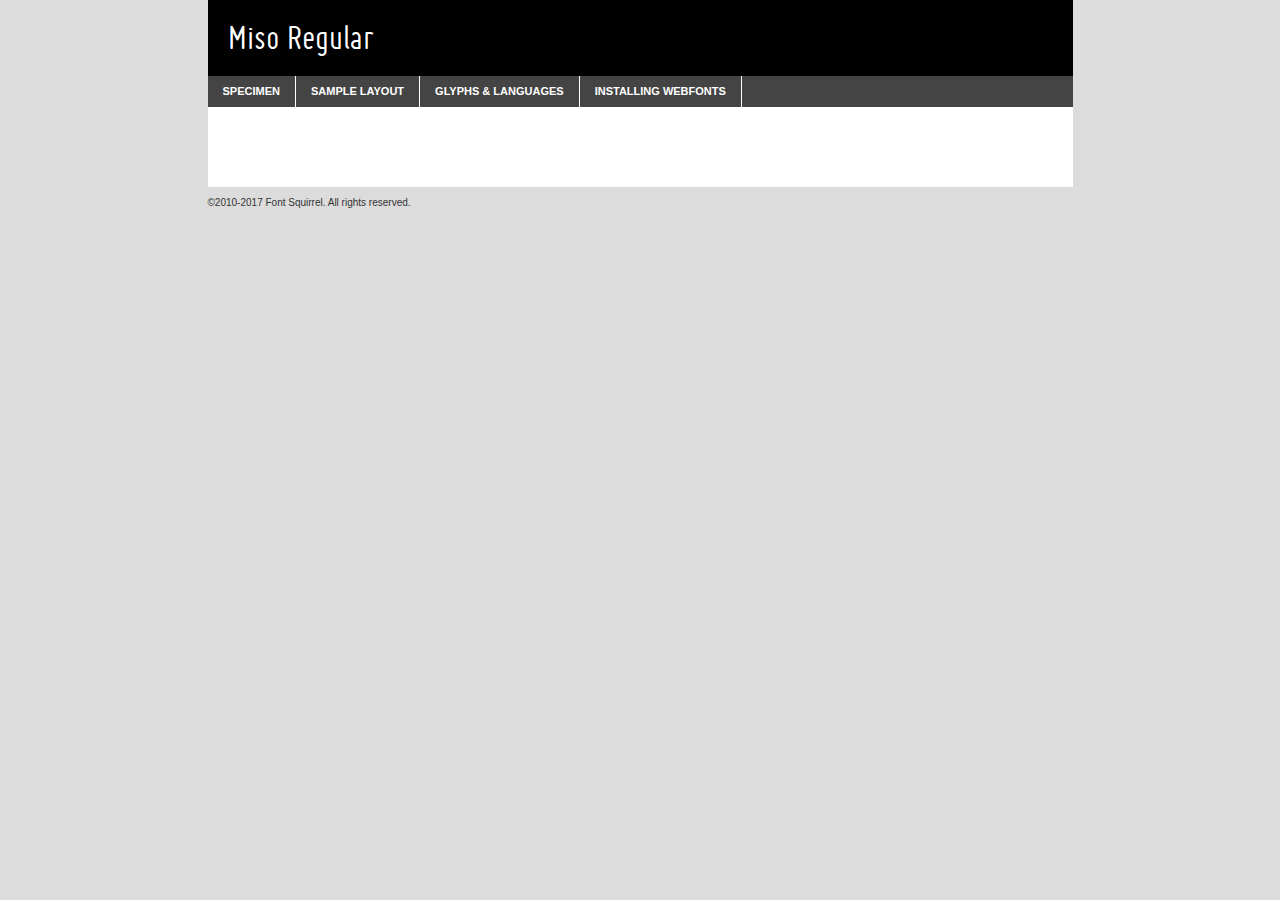
<file: task-9-1/fonts/Miso/miso-regular-demo.html>
<!DOCTYPE html PUBLIC "-//W3C//DTD XHTML 1.0 Transitional//EN"
	"http://www.w3.org/TR/xhtml1/DTD/xhtml1-transitional.dtd">

<html xmlns="http://www.w3.org/1999/xhtml" xml:lang="en" lang="en">
<head>
	<meta http-equiv="Content-Type" content="text/html; charset=utf-8" />
	<script src="http://ajax.googleapis.com/ajax/libs/jquery/1.7.2/jquery.min.js" type="text/javascript" charset="utf-8"></script>
	<script type="text/javascript">
	(function($){$.fn.easyTabs=function(option){var param=jQuery.extend({fadeSpeed:"fast",defaultContent:1,activeClass:'active'},option);$(this).each(function(){var thisId="#"+this.id;if(param.defaultContent==''){param.defaultContent=1;}
	if(typeof param.defaultContent=="number")
	{var defaultTab=$(thisId+" .tabs li:eq("+(param.defaultContent-1)+") a").attr('href').substr(1);}else{var defaultTab=param.defaultContent;}
	$(thisId+" .tabs li a").each(function(){var tabToHide=$(this).attr('href').substr(1);$("#"+tabToHide).addClass('easytabs-tab-content');});hideAll();changeContent(defaultTab);function hideAll(){$(thisId+" .easytabs-tab-content").hide();}
	function changeContent(tabId){hideAll();$(thisId+" .tabs li").removeClass(param.activeClass);$(thisId+" .tabs li a[href=#"+tabId+"]").closest('li').addClass(param.activeClass);if(param.fadeSpeed!="none")
	{$(thisId+" #"+tabId).fadeIn(param.fadeSpeed);}else{$(thisId+" #"+tabId).show();}}
	$(thisId+" .tabs li").click(function(){var tabId=$(this).find('a').attr('href').substr(1);changeContent(tabId);return false;});});}})(jQuery);
	</script>
	<link rel="stylesheet" href="specimen_files/specimen_stylesheet.css" type="text/css" charset="utf-8" />
	<link rel="stylesheet" href="stylesheet.css" type="text/css" charset="utf-8" />

	<style type="text/css">
					body{
				font-family: 'misoregular';
							}
		</style>

	<title>Miso Regular Specimen</title>
	
	
	<script type="text/javascript" charset="utf-8">
		$(document).ready(function() {
			$('#container').easyTabs({defaultContent:1});
		});
	</script>
</head>

<body>
<div id="container">
	<div id="header">
		Miso Regular	</div>
	<ul class="tabs">
		<li><a href="#specimen">Specimen</a></li>
		<li><a href="#layout">Sample Layout</a></li>
				<li><a href="#glyphs">Glyphs &amp; Languages</a></li>
		<li><a href="#installing">Installing Webfonts</a></li>
		
	</ul>
	
	<div id="main_content">

		
			<div id="specimen">
		
				<div class="section">
					<div class="grid12 firstcol">
						<div class="huge">AaBb</div>
					</div>
				</div>
		
				<div class="section">
					<div class="glyph_range">A&#x200B;B&#x200b;C&#x200b;D&#x200b;E&#x200b;F&#x200b;G&#x200b;H&#x200b;I&#x200b;J&#x200b;K&#x200b;L&#x200b;M&#x200b;N&#x200b;O&#x200b;P&#x200b;Q&#x200b;R&#x200b;S&#x200b;T&#x200b;U&#x200b;V&#x200b;W&#x200b;X&#x200b;Y&#x200b;Z&#x200b;a&#x200b;b&#x200b;c&#x200b;d&#x200b;e&#x200b;f&#x200b;g&#x200b;h&#x200b;i&#x200b;j&#x200b;k&#x200b;l&#x200b;m&#x200b;n&#x200b;o&#x200b;p&#x200b;q&#x200b;r&#x200b;s&#x200b;t&#x200b;u&#x200b;v&#x200b;w&#x200b;x&#x200b;y&#x200b;z&#x200b;1&#x200b;2&#x200b;3&#x200b;4&#x200b;5&#x200b;6&#x200b;7&#x200b;8&#x200b;9&#x200b;0&#x200b;&amp;&#x200b;.&#x200b;,&#x200b;?&#x200b;!&#x200b;&#64;&#x200b;(&#x200b;)&#x200b;#&#x200b;$&#x200b;%&#x200b;*&#x200b;+&#x200b;-&#x200b;=&#x200b;:&#x200b;;</div>
				</div>
				<div class="section">
					<div class="grid12 firstcol">
						<table class="sample_table">
							<tr><td>10</td><td class="size10">abcdefghijklmnopqrstuvwxyzABCDEFGHIJKLMNOPQRSTUVWXYZ0123456789abcdefghijklmnopqrstuvwxyzABCDEFGHIJKLMNOPQRSTUVWXYZ0123456789abcdefghijklmnopqrstuvwxyzABCDEFGHIJKLMNOPQRSTUVWXYZ</td></tr>
							<tr><td>11</td><td class="size11">abcdefghijklmnopqrstuvwxyzABCDEFGHIJKLMNOPQRSTUVWXYZ0123456789abcdefghijklmnopqrstuvwxyzABCDEFGHIJKLMNOPQRSTUVWXYZ0123456789abcdefghijklmnopqrstuvwxyzABCDEFGHIJKLMNOPQRSTUVWXYZ</td></tr>
							<tr><td>12</td><td class="size12">abcdefghijklmnopqrstuvwxyzABCDEFGHIJKLMNOPQRSTUVWXYZ0123456789abcdefghijklmnopqrstuvwxyzABCDEFGHIJKLMNOPQRSTUVWXYZ0123456789abcdefghijklmnopqrstuvwxyzABCDEFGHIJKLMNOPQRSTUVWXYZ</td></tr>
							<tr><td>13</td><td class="size13">abcdefghijklmnopqrstuvwxyzABCDEFGHIJKLMNOPQRSTUVWXYZ0123456789abcdefghijklmnopqrstuvwxyzABCDEFGHIJKLMNOPQRSTUVWXYZ0123456789abcdefghijklmnopqrstuvwxyzABCDEFGHIJKLMNOPQRSTUVWXYZ</td></tr>
							<tr><td>14</td><td class="size14">abcdefghijklmnopqrstuvwxyzABCDEFGHIJKLMNOPQRSTUVWXYZ0123456789abcdefghijklmnopqrstuvwxyzABCDEFGHIJKLMNOPQRSTUVWXYZ0123456789abcdefghijklmnopqrstuvwxyzABCDEFGHIJKLMNOPQRSTUVWXYZ</td></tr>
							<tr><td>16</td><td class="size16">abcdefghijklmnopqrstuvwxyzABCDEFGHIJKLMNOPQRSTUVWXYZ0123456789abcdefghijklmnopqrstuvwxyzABCDEFGHIJKLMNOPQRSTUVWXYZ</td></tr>
							<tr><td>18</td><td class="size18">abcdefghijklmnopqrstuvwxyzABCDEFGHIJKLMNOPQRSTUVWXYZ0123456789abcdefghijklmnopqrstuvwxyzABCDEFGHIJKLMNOPQRSTUVWXYZ</td></tr>
							<tr><td>20</td><td class="size20">abcdefghijklmnopqrstuvwxyzABCDEFGHIJKLMNOPQRSTUVWXYZ0123456789abcdefghijklmnopqrstuvwxyzABCDEFGHIJKLMNOPQRSTUVWXYZ</td></tr>
							<tr><td>24</td><td class="size24">abcdefghijklmnopqrstuvwxyzABCDEFGHIJKLMNOPQRSTUVWXYZ0123456789abcdefghijklmnopqrstuvwxyzABCDEFGHIJKLMNOPQRSTUVWXYZ</td></tr>
							<tr><td>30</td><td class="size30">abcdefghijklmnopqrstuvwxyzABCDEFGHIJKLMNOPQRSTUVWXYZ0123456789abcdefghijklmnopqrstuvwxyzABCDEFGHIJKLMNOPQRSTUVWXYZ</td></tr>
							<tr><td>36</td><td class="size36">abcdefghijklmnopqrstuvwxyzABCDEFGHIJKLMNOPQRSTUVWXYZ0123456789abcdefghijklmnopqrstuvwxyzABCDEFGHIJKLMNOPQRSTUVWXYZ</td></tr>
							<tr><td>48</td><td class="size48">abcdefghijklmnopqrstuvwxyzABCDEFGHIJKLMNOPQRSTUVWXYZ0123456789abcdefghijklmnopqrstuvwxyzABCDEFGHIJKLMNOPQRSTUVWXYZ</td></tr>
							<tr><td>60</td><td class="size60">abcdefghijklmnopqrstuvwxyzABCDEFGHIJKLMNOPQRSTUVWXYZ0123456789abcdefghijklmnopqrstuvwxyzABCDEFGHIJKLMNOPQRSTUVWXYZ</td></tr>
							<tr><td>72</td><td class="size72">abcdefghijklmnopqrstuvwxyzABCDEFGHIJKLMNOPQRSTUVWXYZ0123456789abcdefghijklmnopqrstuvwxyzABCDEFGHIJKLMNOPQRSTUVWXYZ</td></tr>
							<tr><td>90</td><td class="size90">abcdefghijklmnopqrstuvwxyzABCDEFGHIJKLMNOPQRSTUVWXYZ0123456789abcdefghijklmnopqrstuvwxyzABCDEFGHIJKLMNOPQRSTUVWXYZ</td></tr>
						</table>
				
					</div>
			
				</div>
		
		
		
								<div class="section" id="bodycomparison">


										<div id="xheight">
				<div class="fontbody">&#x25FC;&#x25FC;&#x25FC;&#x25FC;&#x25FC;&#x25FC;&#x25FC;&#x25FC;&#x25FC;&#x25FC;&#x25FC;&#x25FC;&#x25FC;&#x25FC;&#x25FC;&#x25FC;&#x25FC;&#x25FC;&#x25FC;&#x25FC;&#x25FC;&#x25FC;&#x25FC;&#x25FC;&#x25FC;&#x25FC;&#x25FC;&#x25FC;&#x25FC;&#x25FC;&#x25FC;&#x25FC;&#x25FC;&#x25FC;&#x25FC;&#x25FC;&#x25FC;&#x25FC;&#x25FC;&#x25FC;&#x25FC;&#x25FC;&#x25FC;&#x25FC;&#x25FC;&#x25FC;&#x25FC;&#x25FC;&#x25FC;&#x25FC;&#x25FC;&#x25FC;&#x25FC;&#x25FC;&#x25FC;&#x25FC;&#x25FC;&#x25FC;&#x25FC;&#x25FC;&#x25FC;&#x25FC;&#x25FC;&#x25FC;&#x25FC;&#x25FC;&#x25FC;&#x25FC;&#x25FC;&#x25FC;&#x25FC;&#x25FC;&#x25FC;&#x25FC;&#x25FC;&#x25FC;&#x25FC;&#x25FC;&#x25FC;&#x25FC;&#x25FC;&#x25FC;&#x25FC;&#x25FC;&#x25FC;&#x25FC;&#x25FC;&#x25FC;&#x25FC;&#x25FC;&#x25FC;&#x25FC;&#x25FC;&#x25FC;&#x25FC;&#x25FC;&#x25FC;&#x25FC;&#x25FC;body</div><div class="arialbody">body</div><div class="verdanabody">body</div><div class="georgiabody">body</div></div>
										<div class="fontbody" style="z-index:1">
											body<span>Miso Regular</span>
										</div>
										<div class="arialbody" style="z-index:1">
											body<span>Arial</span>
										</div>
										<div class="verdanabody" style="z-index:1">
											body<span>Verdana</span>
										</div>
										<div class="georgiabody" style="z-index:1">
											body<span>Georgia</span>
										</div>



								</div>
		
		
				<div class="section psample psample_row1" id="">
					
					<div class="grid2 firstcol">
						<p class="size10"><span>10.</span>Aenean lacinia bibendum nulla sed consectetur. Fusce dapibus, tellus ac cursus commodo, tortor mauris condimentum nibh, ut fermentum massa justo sit amet risus. Nullam id dolor id nibh ultricies vehicula ut id elit. Cum sociis natoque penatibus et magnis dis parturient montes, nascetur ridiculus mus. Nulla vitae elit libero, a pharetra augue.</p>
			
					</div>
					<div class="grid3">
						<p class="size11"><span>11.</span>Aenean lacinia bibendum nulla sed consectetur. Fusce dapibus, tellus ac cursus commodo, tortor mauris condimentum nibh, ut fermentum massa justo sit amet risus. Nullam id dolor id nibh ultricies vehicula ut id elit. Cum sociis natoque penatibus et magnis dis parturient montes, nascetur ridiculus mus. Nulla vitae elit libero, a pharetra augue.</p>
			
					</div>
					<div class="grid3">
						<p class="size12"><span>12.</span>Aenean lacinia bibendum nulla sed consectetur. Fusce dapibus, tellus ac cursus commodo, tortor mauris condimentum nibh, ut fermentum massa justo sit amet risus. Nullam id dolor id nibh ultricies vehicula ut id elit. Cum sociis natoque penatibus et magnis dis parturient montes, nascetur ridiculus mus. Nulla vitae elit libero, a pharetra augue.</p>
			
					</div>
					<div class="grid4">
						<p class="size13"><span>13.</span>Aenean lacinia bibendum nulla sed consectetur. Fusce dapibus, tellus ac cursus commodo, tortor mauris condimentum nibh, ut fermentum massa justo sit amet risus. Nullam id dolor id nibh ultricies vehicula ut id elit. Cum sociis natoque penatibus et magnis dis parturient montes, nascetur ridiculus mus. Nulla vitae elit libero, a pharetra augue.</p>
			
					</div>
					<div class="white_blend"></div>
					
				</div>
				<div class="section psample psample_row2" id="">
					<div class="grid3 firstcol">
						<p class="size14"><span>14.</span>Aenean lacinia bibendum nulla sed consectetur. Fusce dapibus, tellus ac cursus commodo, tortor mauris condimentum nibh, ut fermentum massa justo sit amet risus. Nullam id dolor id nibh ultricies vehicula ut id elit. Cum sociis natoque penatibus et magnis dis parturient montes, nascetur ridiculus mus. Nulla vitae elit libero, a pharetra augue.</p>
			
					</div>
					<div class="grid4">
						<p class="size16"><span>16.</span>Aenean lacinia bibendum nulla sed consectetur. Fusce dapibus, tellus ac cursus commodo, tortor mauris condimentum nibh, ut fermentum massa justo sit amet risus. Nullam id dolor id nibh ultricies vehicula ut id elit. Cum sociis natoque penatibus et magnis dis parturient montes, nascetur ridiculus mus. Nulla vitae elit libero, a pharetra augue.</p>
			
					</div>
					<div class="grid5">
						<p class="size18"><span>18.</span>Aenean lacinia bibendum nulla sed consectetur. Fusce dapibus, tellus ac cursus commodo, tortor mauris condimentum nibh, ut fermentum massa justo sit amet risus. Nullam id dolor id nibh ultricies vehicula ut id elit. Cum sociis natoque penatibus et magnis dis parturient montes, nascetur ridiculus mus. Nulla vitae elit libero, a pharetra augue.</p>
			
					</div>

					<div class="white_blend"></div>

				</div>
				
				<div class="section psample psample_row3" id="">
					<div class="grid5 firstcol">
						<p class="size20"><span>20.</span>Aenean lacinia bibendum nulla sed consectetur. Fusce dapibus, tellus ac cursus commodo, tortor mauris condimentum nibh, ut fermentum massa justo sit amet risus. Nullam id dolor id nibh ultricies vehicula ut id elit. Cum sociis natoque penatibus et magnis dis parturient montes, nascetur ridiculus mus. Nulla vitae elit libero, a pharetra augue.</p>
					</div>
					<div class="grid7">
						<p class="size24"><span>24.</span>Aenean lacinia bibendum nulla sed consectetur. Fusce dapibus, tellus ac cursus commodo, tortor mauris condimentum nibh, ut fermentum massa justo sit amet risus. Nullam id dolor id nibh ultricies vehicula ut id elit. Cum sociis natoque penatibus et magnis dis parturient montes, nascetur ridiculus mus. Nulla vitae elit libero, a pharetra augue.</p>
					</div>
					
					<div class="white_blend"></div>
					
				</div>
				
				<div class="section psample psample_row4" id="">
					<div class="grid12 firstcol">
						<p class="size30"><span>30.</span>Aenean lacinia bibendum nulla sed consectetur. Fusce dapibus, tellus ac cursus commodo, tortor mauris condimentum nibh, ut fermentum massa justo sit amet risus. Nullam id dolor id nibh ultricies vehicula ut id elit. Cum sociis natoque penatibus et magnis dis parturient montes, nascetur ridiculus mus. Nulla vitae elit libero, a pharetra augue.</p>
					</div>
					<div class="white_blend"></div>
					
				</div>
				
				
				
				<div class="section psample psample_row1 fullreverse">
					<div class="grid2 firstcol">
						<p class="size10"><span>10.</span>Aenean lacinia bibendum nulla sed consectetur. Fusce dapibus, tellus ac cursus commodo, tortor mauris condimentum nibh, ut fermentum massa justo sit amet risus. Nullam id dolor id nibh ultricies vehicula ut id elit. Cum sociis natoque penatibus et magnis dis parturient montes, nascetur ridiculus mus. Nulla vitae elit libero, a pharetra augue.</p>
			
					</div>
					<div class="grid3">
						<p class="size11"><span>11.</span>Aenean lacinia bibendum nulla sed consectetur. Fusce dapibus, tellus ac cursus commodo, tortor mauris condimentum nibh, ut fermentum massa justo sit amet risus. Nullam id dolor id nibh ultricies vehicula ut id elit. Cum sociis natoque penatibus et magnis dis parturient montes, nascetur ridiculus mus. Nulla vitae elit libero, a pharetra augue.</p>
			
					</div>
					<div class="grid3">
						<p class="size12"><span>12.</span>Aenean lacinia bibendum nulla sed consectetur. Fusce dapibus, tellus ac cursus commodo, tortor mauris condimentum nibh, ut fermentum massa justo sit amet risus. Nullam id dolor id nibh ultricies vehicula ut id elit. Cum sociis natoque penatibus et magnis dis parturient montes, nascetur ridiculus mus. Nulla vitae elit libero, a pharetra augue.</p>
			
					</div>
					<div class="grid4">
						<p class="size13"><span>13.</span>Aenean lacinia bibendum nulla sed consectetur. Fusce dapibus, tellus ac cursus commodo, tortor mauris condimentum nibh, ut fermentum massa justo sit amet risus. Nullam id dolor id nibh ultricies vehicula ut id elit. Cum sociis natoque penatibus et magnis dis parturient montes, nascetur ridiculus mus. Nulla vitae elit libero, a pharetra augue.</p>
			
					</div>
					<div class="black_blend"></div>
					
				</div>
				
				<div class="section psample psample_row2 fullreverse">
					<div class="grid3 firstcol">
						<p class="size14"><span>14.</span>Aenean lacinia bibendum nulla sed consectetur. Fusce dapibus, tellus ac cursus commodo, tortor mauris condimentum nibh, ut fermentum massa justo sit amet risus. Nullam id dolor id nibh ultricies vehicula ut id elit. Cum sociis natoque penatibus et magnis dis parturient montes, nascetur ridiculus mus. Nulla vitae elit libero, a pharetra augue.</p>
			
					</div>
					<div class="grid4">
						<p class="size16"><span>16.</span>Aenean lacinia bibendum nulla sed consectetur. Fusce dapibus, tellus ac cursus commodo, tortor mauris condimentum nibh, ut fermentum massa justo sit amet risus. Nullam id dolor id nibh ultricies vehicula ut id elit. Cum sociis natoque penatibus et magnis dis parturient montes, nascetur ridiculus mus. Nulla vitae elit libero, a pharetra augue.</p>
			
					</div>
					<div class="grid5">
						<p class="size18"><span>18.</span>Aenean lacinia bibendum nulla sed consectetur. Fusce dapibus, tellus ac cursus commodo, tortor mauris condimentum nibh, ut fermentum massa justo sit amet risus. Nullam id dolor id nibh ultricies vehicula ut id elit. Cum sociis natoque penatibus et magnis dis parturient montes, nascetur ridiculus mus. Nulla vitae elit libero, a pharetra augue.</p>
			
					</div>
					<div class="black_blend"></div>

				</div>
				
				<div class="section psample fullreverse psample_row3" id="">
					<div class="grid5 firstcol">
						<p class="size20"><span>20.</span>Aenean lacinia bibendum nulla sed consectetur. Fusce dapibus, tellus ac cursus commodo, tortor mauris condimentum nibh, ut fermentum massa justo sit amet risus. Nullam id dolor id nibh ultricies vehicula ut id elit. Cum sociis natoque penatibus et magnis dis parturient montes, nascetur ridiculus mus. Nulla vitae elit libero, a pharetra augue.</p>
					</div>
					<div class="grid7">
						<p class="size24"><span>24.</span>Aenean lacinia bibendum nulla sed consectetur. Fusce dapibus, tellus ac cursus commodo, tortor mauris condimentum nibh, ut fermentum massa justo sit amet risus. Nullam id dolor id nibh ultricies vehicula ut id elit. Cum sociis natoque penatibus et magnis dis parturient montes, nascetur ridiculus mus. Nulla vitae elit libero, a pharetra augue.</p>
					</div>
					
					<div class="black_blend"></div>
					
				</div>
				
				<div class="section psample fullreverse psample_row4" id="" style="border-bottom: 20px #000 solid;">
					<div class="grid12 firstcol">
						<p class="size30"><span>30.</span>Aenean lacinia bibendum nulla sed consectetur. Fusce dapibus, tellus ac cursus commodo, tortor mauris condimentum nibh, ut fermentum massa justo sit amet risus. Nullam id dolor id nibh ultricies vehicula ut id elit. Cum sociis natoque penatibus et magnis dis parturient montes, nascetur ridiculus mus. Nulla vitae elit libero, a pharetra augue.</p>
					</div>
					<div class="black_blend"></div>
					
				</div>
				
				
				
				
			</div>
			
			<div id="layout">
				
				<div class="section">
					
					<div class="grid12 firstcol">
						<h1>Lorem Ipsum Dolor</h1>
						<h2>Etiam porta sem malesuada magna mollis euismod</h2>
						
						<p class="byline">By <a href="#link">Aenean Lacinia</a></p>
					</div>
				</div>
				<div class="section">
					<div class="grid8 firstcol">
						<p class="large">Donec sed odio dui. Morbi leo risus, porta ac consectetur ac, vestibulum at eros. Fusce dapibus, tellus ac cursus commodo, tortor mauris condimentum nibh, ut fermentum massa justo sit amet risus. </p>

						
						<h3>Pellentesque ornare sem</h3>

						<p>Maecenas sed diam eget risus varius blandit sit amet non magna. Maecenas faucibus mollis interdum. Donec ullamcorper nulla non metus auctor fringilla. Nullam id dolor id nibh ultricies vehicula ut id elit. Nullam id dolor id nibh ultricies vehicula ut id elit. </p>

						<p>Aenean eu leo quam. Pellentesque ornare sem lacinia quam venenatis vestibulum. Lorem ipsum dolor sit amet, consectetur adipiscing elit. Cum sociis natoque penatibus et magnis dis parturient montes, nascetur ridiculus mus. </p>

						<p>Nulla vitae elit libero, a pharetra augue. Praesent commodo cursus magna, vel scelerisque nisl consectetur et. Aenean lacinia bibendum nulla sed consectetur. </p>

						<p>Nullam quis risus eget urna mollis ornare vel eu leo. Nullam quis risus eget urna mollis ornare vel eu leo. Maecenas sed diam eget risus varius blandit sit amet non magna. Donec ullamcorper nulla non metus auctor fringilla. </p>

						<h3>Cras mattis consectetur</h3>

						<p>Aenean eu leo quam. Pellentesque ornare sem lacinia quam venenatis vestibulum. Aenean lacinia bibendum nulla sed consectetur. Integer posuere erat a ante venenatis dapibus posuere velit aliquet. Cras mattis consectetur purus sit amet fermentum. </p>

						<p>Nullam id dolor id nibh ultricies vehicula ut id elit. Nullam quis risus eget urna mollis ornare vel eu leo. Cras mattis consectetur purus sit amet fermentum.</p>
					</div>
					
					<div class="grid4 sidebar">
						
						<div class="box reverse">
							<p class="last">Nullam quis risus eget urna mollis ornare vel eu leo. Donec ullamcorper nulla non metus auctor fringilla. Cras mattis consectetur purus sit amet fermentum. Sed posuere consectetur est at lobortis. Lorem ipsum dolor sit amet, consectetur adipiscing elit. </p>
						</div>
						
						<p class="caption">Maecenas sed diam eget risus varius.</p>

						<p>Vestibulum id ligula porta felis euismod semper. Integer posuere erat a ante venenatis dapibus posuere velit aliquet. Vestibulum id ligula porta felis euismod semper. Sed posuere consectetur est at lobortis. Maecenas sed diam eget risus varius blandit sit amet non magna. Fusce dapibus, tellus ac cursus commodo, tortor mauris condimentum nibh, ut fermentum massa justo sit amet risus. </p>

					

						<p>Duis mollis, est non commodo luctus, nisi erat porttitor ligula, eget lacinia odio sem nec elit. Aenean lacinia bibendum nulla sed consectetur. Vivamus sagittis lacus vel augue laoreet rutrum faucibus dolor auctor. Aenean lacinia bibendum nulla sed consectetur. Nullam quis risus eget urna mollis ornare vel eu leo. </p>

						<p>Praesent commodo cursus magna, vel scelerisque nisl consectetur et. Donec ullamcorper nulla non metus auctor fringilla. Maecenas faucibus mollis interdum. Fusce dapibus, tellus ac cursus commodo, tortor mauris condimentum nibh, ut fermentum massa justo sit amet risus. </p>

					</div>
				</div>
				
			</div>


			



		<div id="glyphs">
			<div class="section">
				<div class="grid12 firstcol">
			
				<h1>Language Support</h1>
				<p>The subset of Miso Regular in this kit supports the following languages:<br />
			
					Albanian, Basque, Breton, Chamorro, Danish, Dutch, English, Faroese, Finnish, French, Frisian, Galician, German, Icelandic, Italian, Malagasy, Norwegian, Portuguese, Spanish, Alsatian, Aragonese, Arapaho, Arrernte, Asturian, Aymara, Bislama, Cebuano, Corsican, Fijian, French_creole, Genoese, Gilbertese, Greenlandic, Haitian_creole, Hiligaynon, Hmong, Hopi, Ibanag, Iloko_ilokano, Indonesian, Interglossa_glosa, Interlingua, Irish_gaelic, Jerriais, Lojban, Lombard, Luxembourgeois, Manx, Mohawk, Norfolk_pitcairnese, Occitan, Oromo, Pangasinan, Papiamento, Piedmontese, Potawatomi, Rhaeto-romance, Romansh, Rotokas, Sami_lule, Samoan, Sardinian, Scots_gaelic, Seychelles_creole, Shona, Sicilian, Somali, Southern_ndebele, Swahili, Swati_swazi, Tagalog_filipino_pilipino, Tetum, Tok_pisin, Uyghur_latinized, Volapuk, Walloon, Warlpiri, Xhosa, Yapese, Zulu, Latinbasic, Ubasic, Demo				</p>
				<h1>Glyph Chart</h1>
				<p>The subset of Miso Regular in this kit includes all the glyphs listed below. Unicode entities are included above each glyph to help you insert individual characters into your layout.</p>
				<div id="glyph_chart">
			
																				 <div><p>&amp;#32;</p>&#32;</div>
																				 <div><p>&amp;#33;</p>&#33;</div>
																				 <div><p>&amp;#34;</p>&#34;</div>
																				 <div><p>&amp;#35;</p>&#35;</div>
																				 <div><p>&amp;#36;</p>&#36;</div>
																				 <div><p>&amp;#37;</p>&#37;</div>
																				 <div><p>&amp;#38;</p>&#38;</div>
																				 <div><p>&amp;#39;</p>&#39;</div>
																				 <div><p>&amp;#40;</p>&#40;</div>
																				 <div><p>&amp;#41;</p>&#41;</div>
																				 <div><p>&amp;#42;</p>&#42;</div>
																				 <div><p>&amp;#43;</p>&#43;</div>
																				 <div><p>&amp;#44;</p>&#44;</div>
																				 <div><p>&amp;#45;</p>&#45;</div>
																				 <div><p>&amp;#46;</p>&#46;</div>
																				 <div><p>&amp;#47;</p>&#47;</div>
																				 <div><p>&amp;#48;</p>&#48;</div>
																				 <div><p>&amp;#49;</p>&#49;</div>
																				 <div><p>&amp;#50;</p>&#50;</div>
																				 <div><p>&amp;#51;</p>&#51;</div>
																				 <div><p>&amp;#52;</p>&#52;</div>
																				 <div><p>&amp;#53;</p>&#53;</div>
																				 <div><p>&amp;#54;</p>&#54;</div>
																				 <div><p>&amp;#55;</p>&#55;</div>
																				 <div><p>&amp;#56;</p>&#56;</div>
																				 <div><p>&amp;#57;</p>&#57;</div>
																				 <div><p>&amp;#58;</p>&#58;</div>
																				 <div><p>&amp;#59;</p>&#59;</div>
																				 <div><p>&amp;#60;</p>&#60;</div>
																				 <div><p>&amp;#61;</p>&#61;</div>
																				 <div><p>&amp;#62;</p>&#62;</div>
																				 <div><p>&amp;#63;</p>&#63;</div>
																				 <div><p>&amp;#64;</p>&#64;</div>
																				 <div><p>&amp;#65;</p>&#65;</div>
																				 <div><p>&amp;#66;</p>&#66;</div>
																				 <div><p>&amp;#67;</p>&#67;</div>
																				 <div><p>&amp;#68;</p>&#68;</div>
																				 <div><p>&amp;#69;</p>&#69;</div>
																				 <div><p>&amp;#70;</p>&#70;</div>
																				 <div><p>&amp;#71;</p>&#71;</div>
																				 <div><p>&amp;#72;</p>&#72;</div>
																				 <div><p>&amp;#73;</p>&#73;</div>
																				 <div><p>&amp;#74;</p>&#74;</div>
																				 <div><p>&amp;#75;</p>&#75;</div>
																				 <div><p>&amp;#76;</p>&#76;</div>
																				 <div><p>&amp;#77;</p>&#77;</div>
																				 <div><p>&amp;#78;</p>&#78;</div>
																				 <div><p>&amp;#79;</p>&#79;</div>
																				 <div><p>&amp;#80;</p>&#80;</div>
																				 <div><p>&amp;#81;</p>&#81;</div>
																				 <div><p>&amp;#82;</p>&#82;</div>
																				 <div><p>&amp;#83;</p>&#83;</div>
																				 <div><p>&amp;#84;</p>&#84;</div>
																				 <div><p>&amp;#85;</p>&#85;</div>
																				 <div><p>&amp;#86;</p>&#86;</div>
																				 <div><p>&amp;#87;</p>&#87;</div>
																				 <div><p>&amp;#88;</p>&#88;</div>
																				 <div><p>&amp;#89;</p>&#89;</div>
																				 <div><p>&amp;#90;</p>&#90;</div>
																				 <div><p>&amp;#91;</p>&#91;</div>
																				 <div><p>&amp;#92;</p>&#92;</div>
																				 <div><p>&amp;#93;</p>&#93;</div>
																				 <div><p>&amp;#94;</p>&#94;</div>
																				 <div><p>&amp;#95;</p>&#95;</div>
																				 <div><p>&amp;#96;</p>&#96;</div>
																				 <div><p>&amp;#97;</p>&#97;</div>
																				 <div><p>&amp;#98;</p>&#98;</div>
																				 <div><p>&amp;#99;</p>&#99;</div>
																				 <div><p>&amp;#100;</p>&#100;</div>
																				 <div><p>&amp;#101;</p>&#101;</div>
																				 <div><p>&amp;#102;</p>&#102;</div>
																				 <div><p>&amp;#103;</p>&#103;</div>
																				 <div><p>&amp;#104;</p>&#104;</div>
																				 <div><p>&amp;#105;</p>&#105;</div>
																				 <div><p>&amp;#106;</p>&#106;</div>
																				 <div><p>&amp;#107;</p>&#107;</div>
																				 <div><p>&amp;#108;</p>&#108;</div>
																				 <div><p>&amp;#109;</p>&#109;</div>
																				 <div><p>&amp;#110;</p>&#110;</div>
																				 <div><p>&amp;#111;</p>&#111;</div>
																				 <div><p>&amp;#112;</p>&#112;</div>
																				 <div><p>&amp;#113;</p>&#113;</div>
																				 <div><p>&amp;#114;</p>&#114;</div>
																				 <div><p>&amp;#115;</p>&#115;</div>
																				 <div><p>&amp;#116;</p>&#116;</div>
																				 <div><p>&amp;#117;</p>&#117;</div>
																				 <div><p>&amp;#118;</p>&#118;</div>
																				 <div><p>&amp;#119;</p>&#119;</div>
																				 <div><p>&amp;#120;</p>&#120;</div>
																				 <div><p>&amp;#121;</p>&#121;</div>
																				 <div><p>&amp;#122;</p>&#122;</div>
																				 <div><p>&amp;#123;</p>&#123;</div>
																				 <div><p>&amp;#124;</p>&#124;</div>
																				 <div><p>&amp;#125;</p>&#125;</div>
																				 <div><p>&amp;#126;</p>&#126;</div>
																				 <div><p>&amp;#160;</p>&#160;</div>
																				 <div><p>&amp;#161;</p>&#161;</div>
																				 <div><p>&amp;#162;</p>&#162;</div>
																				 <div><p>&amp;#163;</p>&#163;</div>
																				 <div><p>&amp;#164;</p>&#164;</div>
																				 <div><p>&amp;#165;</p>&#165;</div>
																				 <div><p>&amp;#166;</p>&#166;</div>
																				 <div><p>&amp;#167;</p>&#167;</div>
																				 <div><p>&amp;#168;</p>&#168;</div>
																				 <div><p>&amp;#169;</p>&#169;</div>
																				 <div><p>&amp;#170;</p>&#170;</div>
																				 <div><p>&amp;#171;</p>&#171;</div>
																				 <div><p>&amp;#172;</p>&#172;</div>
																				 <div><p>&amp;#173;</p>&#173;</div>
																				 <div><p>&amp;#174;</p>&#174;</div>
																				 <div><p>&amp;#175;</p>&#175;</div>
																				 <div><p>&amp;#176;</p>&#176;</div>
																				 <div><p>&amp;#177;</p>&#177;</div>
																				 <div><p>&amp;#178;</p>&#178;</div>
																				 <div><p>&amp;#179;</p>&#179;</div>
																				 <div><p>&amp;#180;</p>&#180;</div>
																				 <div><p>&amp;#181;</p>&#181;</div>
																				 <div><p>&amp;#182;</p>&#182;</div>
																				 <div><p>&amp;#183;</p>&#183;</div>
																				 <div><p>&amp;#184;</p>&#184;</div>
																				 <div><p>&amp;#185;</p>&#185;</div>
																				 <div><p>&amp;#186;</p>&#186;</div>
																				 <div><p>&amp;#187;</p>&#187;</div>
																				 <div><p>&amp;#188;</p>&#188;</div>
																				 <div><p>&amp;#189;</p>&#189;</div>
																				 <div><p>&amp;#190;</p>&#190;</div>
																				 <div><p>&amp;#191;</p>&#191;</div>
																				 <div><p>&amp;#192;</p>&#192;</div>
																				 <div><p>&amp;#193;</p>&#193;</div>
																				 <div><p>&amp;#194;</p>&#194;</div>
																				 <div><p>&amp;#195;</p>&#195;</div>
																				 <div><p>&amp;#196;</p>&#196;</div>
																				 <div><p>&amp;#197;</p>&#197;</div>
																				 <div><p>&amp;#198;</p>&#198;</div>
																				 <div><p>&amp;#199;</p>&#199;</div>
																				 <div><p>&amp;#200;</p>&#200;</div>
																				 <div><p>&amp;#201;</p>&#201;</div>
																				 <div><p>&amp;#202;</p>&#202;</div>
																				 <div><p>&amp;#203;</p>&#203;</div>
																				 <div><p>&amp;#204;</p>&#204;</div>
																				 <div><p>&amp;#205;</p>&#205;</div>
																				 <div><p>&amp;#206;</p>&#206;</div>
																				 <div><p>&amp;#207;</p>&#207;</div>
																				 <div><p>&amp;#208;</p>&#208;</div>
																				 <div><p>&amp;#209;</p>&#209;</div>
																				 <div><p>&amp;#210;</p>&#210;</div>
																				 <div><p>&amp;#211;</p>&#211;</div>
																				 <div><p>&amp;#212;</p>&#212;</div>
																				 <div><p>&amp;#213;</p>&#213;</div>
																				 <div><p>&amp;#214;</p>&#214;</div>
																				 <div><p>&amp;#215;</p>&#215;</div>
																				 <div><p>&amp;#216;</p>&#216;</div>
																				 <div><p>&amp;#217;</p>&#217;</div>
																				 <div><p>&amp;#218;</p>&#218;</div>
																				 <div><p>&amp;#219;</p>&#219;</div>
																				 <div><p>&amp;#220;</p>&#220;</div>
																				 <div><p>&amp;#221;</p>&#221;</div>
																				 <div><p>&amp;#222;</p>&#222;</div>
																				 <div><p>&amp;#223;</p>&#223;</div>
																				 <div><p>&amp;#224;</p>&#224;</div>
																				 <div><p>&amp;#225;</p>&#225;</div>
																				 <div><p>&amp;#226;</p>&#226;</div>
																				 <div><p>&amp;#227;</p>&#227;</div>
																				 <div><p>&amp;#228;</p>&#228;</div>
																				 <div><p>&amp;#229;</p>&#229;</div>
																				 <div><p>&amp;#230;</p>&#230;</div>
																				 <div><p>&amp;#231;</p>&#231;</div>
																				 <div><p>&amp;#232;</p>&#232;</div>
																				 <div><p>&amp;#233;</p>&#233;</div>
																				 <div><p>&amp;#234;</p>&#234;</div>
																				 <div><p>&amp;#235;</p>&#235;</div>
																				 <div><p>&amp;#236;</p>&#236;</div>
																				 <div><p>&amp;#237;</p>&#237;</div>
																				 <div><p>&amp;#238;</p>&#238;</div>
																				 <div><p>&amp;#239;</p>&#239;</div>
																				 <div><p>&amp;#240;</p>&#240;</div>
																				 <div><p>&amp;#241;</p>&#241;</div>
																				 <div><p>&amp;#242;</p>&#242;</div>
																				 <div><p>&amp;#243;</p>&#243;</div>
																				 <div><p>&amp;#244;</p>&#244;</div>
																				 <div><p>&amp;#245;</p>&#245;</div>
																				 <div><p>&amp;#246;</p>&#246;</div>
																				 <div><p>&amp;#247;</p>&#247;</div>
																				 <div><p>&amp;#248;</p>&#248;</div>
																				 <div><p>&amp;#249;</p>&#249;</div>
																				 <div><p>&amp;#250;</p>&#250;</div>
																				 <div><p>&amp;#251;</p>&#251;</div>
																				 <div><p>&amp;#252;</p>&#252;</div>
																				 <div><p>&amp;#253;</p>&#253;</div>
																				 <div><p>&amp;#254;</p>&#254;</div>
																				 <div><p>&amp;#255;</p>&#255;</div>
																				 <div><p>&amp;#338;</p>&#338;</div>
																				 <div><p>&amp;#339;</p>&#339;</div>
																				 <div><p>&amp;#376;</p>&#376;</div>
																				 <div><p>&amp;#710;</p>&#710;</div>
																				 <div><p>&amp;#732;</p>&#732;</div>
																				 <div><p>&amp;#8192;</p>&#8192;</div>
																				 <div><p>&amp;#8193;</p>&#8193;</div>
																				 <div><p>&amp;#8194;</p>&#8194;</div>
																				 <div><p>&amp;#8195;</p>&#8195;</div>
																				 <div><p>&amp;#8196;</p>&#8196;</div>
																				 <div><p>&amp;#8197;</p>&#8197;</div>
																				 <div><p>&amp;#8198;</p>&#8198;</div>
																				 <div><p>&amp;#8199;</p>&#8199;</div>
																				 <div><p>&amp;#8200;</p>&#8200;</div>
																				 <div><p>&amp;#8201;</p>&#8201;</div>
																				 <div><p>&amp;#8202;</p>&#8202;</div>
																				 <div><p>&amp;#8208;</p>&#8208;</div>
																				 <div><p>&amp;#8209;</p>&#8209;</div>
																				 <div><p>&amp;#8210;</p>&#8210;</div>
																				 <div><p>&amp;#8211;</p>&#8211;</div>
																				 <div><p>&amp;#8212;</p>&#8212;</div>
																				 <div><p>&amp;#8216;</p>&#8216;</div>
																				 <div><p>&amp;#8217;</p>&#8217;</div>
																				 <div><p>&amp;#8218;</p>&#8218;</div>
																				 <div><p>&amp;#8220;</p>&#8220;</div>
																				 <div><p>&amp;#8221;</p>&#8221;</div>
																				 <div><p>&amp;#8222;</p>&#8222;</div>
																				 <div><p>&amp;#8226;</p>&#8226;</div>
																				 <div><p>&amp;#8230;</p>&#8230;</div>
																				 <div><p>&amp;#8239;</p>&#8239;</div>
																				 <div><p>&amp;#8249;</p>&#8249;</div>
																				 <div><p>&amp;#8250;</p>&#8250;</div>
																				 <div><p>&amp;#8287;</p>&#8287;</div>
																				 <div><p>&amp;#8364;</p>&#8364;</div>
																				 <div><p>&amp;#8482;</p>&#8482;</div>
																				 <div><p>&amp;#9724;</p>&#9724;</div>
																																																</div>	
				</div>
		
		
			</div>
		</div>
		
		
		<div id="specs">
			
		</div>
	
		<div id="installing">
			<div class="section">
				<div class="grid7 firstcol">
					<h1>Installing Webfonts</h1>
					
					<p>Webfonts are supported by all major browser platforms but not all in the same way. There are currently four different font formats that must be included in order to target all browsers. This includes TTF, WOFF, EOT and SVG.</p>
					
					<h2>1. Upload your webfonts</h2>
					<p>You must upload your webfont kit to your website. They should be in or near the same directory as your CSS files.</p>
					
					<h2>2. Include the webfont stylesheet</h2>
					<p>A special CSS @font-face declaration helps the various browsers select the appropriate font it needs without causing you a bunch of headaches. Learn more about this syntax by reading the <a href="https://www.fontspring.com/blog/further-hardening-of-the-bulletproof-syntax">Fontspring blog post</a> about it. The code for it is as follows:</p>


<code>
@font-face{ 
	font-family: 'MyWebFont';
	src: url('WebFont.eot');
	src: url('WebFont.eot?#iefix') format('embedded-opentype'),
	     url('WebFont.woff') format('woff'),
	     url('WebFont.ttf') format('truetype'),
	     url('WebFont.svg#webfont') format('svg');
}
</code>

	<p>We've already gone ahead and generated the code for you. All you have to do is link to the stylesheet in your HTML, like this:</p>
	<code>&lt;link rel=&quot;stylesheet&quot; href=&quot;stylesheet.css&quot; type=&quot;text/css&quot; charset=&quot;utf-8&quot; /&gt;</code>

					<h2>3. Modify your own stylesheet</h2>
					<p>To take advantage of your new fonts, you must tell your stylesheet to use them. Look at the original @font-face declaration above and find the property called "font-family." The name linked there will be what you use to reference the font. Prepend that webfont name to the font stack in the "font-family" property, inside the selector you want to change. For example:</p>
<code>p { font-family: 'WebFont', Arial, sans-serif; }</code>

<h2>4. Test</h2>
<p>Getting webfonts to work cross-browser <em>can</em> be tricky. Use the information in the sidebar to help you if you find that fonts aren't loading in a particular browser.</p>
				</div>
				
				<div class="grid5 sidebar">
					<div class="box">
						<h2>Troubleshooting<br />Font-Face Problems</h2>
						<p>Having trouble getting your webfonts to load in your new website? Here are some tips to sort out what might be the problem.</p>

						<h3>Fonts not showing in any browser</h3>

						<p>This sounds like you need to work on the plumbing. You either did not upload the fonts to the correct directory, or you did not link the fonts properly in the CSS. If you've confirmed that all this is correct and you still have a problem, take a look at your .htaccess file and see if requests are getting intercepted.</p>

						<h3>Fonts not loading in iPhone or iPad</h3>

						<p>The most common problem here is that you are serving the fonts from an IIS server. IIS refuses to serve files that have unknown MIME types. If that is the case, you must set the MIME type for SVG to "image/svg+xml" in the server settings. Follow these instructions from Microsoft if you need help.</p>

						<h3>Fonts not loading in Firefox</h3>

						<p>The primary reason for this failure? You are still using a version Firefox older than 3.5. So upgrade already! If that isn't it, then you are very likely serving fonts from a different domain. Firefox requires that all font assets be served from the same domain. Lastly it is possible that you need to add WOFF to your list of MIME types (if you are serving via IIS.)</p>

						<h3>Fonts not loading in IE</h3>

						<p>Are you looking at Internet Explorer on an actual Windows machine or are you cheating by using a service like Adobe BrowserLab? Many of these screenshot services do not render @font-face for IE. Best to test it on a real machine.</p>

						<h3>Fonts not loading in IE9</h3>

						<p>IE9, like Firefox, requires that fonts be served from the same domain as the website. Make sure that is the case.</p>
					</div>
				</div>
			</div>
			
		</div>
	
	</div>
	<div id="footer">
		<p>&copy;2010-2017 Font Squirrel. All rights reserved.</p>
	</div>
</div>
</body>
</html>
</file>
<file: task-9-1/style.css>
@font-face {
    font-family: 'Miso Bold';
    font-style: normal;
    font-weight: 700;
    font-display: swap;
    src: url(./fonts/Miso/miso-bold-webfont.woff2) format('woff2'), url(./fonts/Miso/miso-bold-webfont.woff) format('woff'), url(./fonts/Miso/miso-bold-webfont.ttf) format('truetype');
}

@font-face {
    font-family: 'Lato Light';
    font-style: normal;
    font-weight: 300;
    font-display: swap;
    src: url(./fonts/Lato/Lato-Light.woff2)format('woff2'), url(./fonts/Lato/Lato-Light.woff) format('woff'), url(./fonts/Lato/Lato-Light.ttf) format('truetype');
}

@font-face {
    font-family: 'Miso Regular';
    font-style: normal;
    font-weight: 400;
    font-display: swap;
    src: url(./fonts/Miso/miso-regular-webfont.woff2)format('woff2'), url(./fonts/Miso/miso-regular-webfont.woff) format('woff'), url(./fonts/Miso/miso-regular-webfont.ttf) format('truetype');
}

* {
    box-sizing: border-box;
}

html,
body {
    margin: 0;
    padding: 0;
}

h1,
h2,
h3,
h4,
h5,
h6,
p {
    margin: 0;
}

ul {
    padding: 0;
    margin: 0;
    list-style: none;
}

body {
    background-color: #fdde7e;
}

.container {
    width: 100%;
    max-width: 1200px;
    padding: 0 30px;
    margin: 0 auto;
}

.coffee {
    padding: 60px 0;
}

.coffee-list {
    display: flex;
    flex-wrap: nowrap;
    justify-content: space-between;
    min-height: 550px;
    align-items: center;
}

.coffee-item {
    width: 32%;
    padding: 44px 10px 40px;
    background-color: #fff;
    text-align: center;
}

.coffee-item:hover {
    align-self: stretch;
    display: flex;
    flex-direction: column;
    justify-content: center;
}

.coffee-price {
    font-size: 70px;
    line-height: 72px;
    font-family: 'Miso Bold', sans-serif;
    color: #02995b;
    display: inline-block;
    margin-bottom: 16px;
}

.coffee-image {
    padding-left: 10px;
    margin: 0 auto 30px;
    max-width: 140px;
    width: 100%;
}

.coffee-image img {
    display: block;
    width: 100%;
}

.coffee-title {
    font-size: 56px;
    line-height: 58px;
    font-family: 'Miso Regular', sans-serif;
    color: #333333;
    margin-bottom: 24px;
}

.coffee-text {
    margin: 0 auto;
    max-width: 152px;
    font-size: 20px;
    line-height: 22px;
    font-family: 'Lato Light', sans-serif;
}
</file>
<file: task-9-2/style.css>
@font-face {
    font-family: 'Hanskendrick Medium';
    font-style: normal;
    font-weight: 500;
    font-display: swap;
    src: url(./fonts/HansKendrick/Hanskendrick-Regular.woff2) format('woff2'), url(./fonts/HansKendrick/Hanskendrick-Regular.woff) format('woff'), url(./fonts/HansKendrick/Hanskendrick-Regular.ttf) format('truetype');
}

@font-face {
    font-family: 'Hanskendrick Heavy';
    font-style: normal;
    font-weight: 700;
    font-display: swap;
    src: url(./fonts/HansKendrick/Hanskendrick-Regular.woff2) format('woff2'), url(./fonts/HansKendrick/Hanskendrick-Regular.woff) format('woff'), url(./fonts/HansKendrick/Hanskendrick-Regular.ttf) format('truetype');
}

* {
    box-sizing: border-box;
}

html,
body {
    margin: 0;
    padding: 0;
}

h1,
h2,
h3,
h4,
h5,
h6,
p {
    margin: 0;
}

ul {
    padding: 0;
    margin: 0;
    list-style: none;
}

body {
    background-color: #e2e7ec;
}

.container {
    max-width: 1150px;
    width: 100%;
    margin: 0 auto;
}

.photos {
    padding: 90px 15px;
}

.time {
    font-family: 'Hanskendrick Medium', sans-serif;
    font-weight: 500;
    font-size: 13px;
    line-height: 15px;
    color: rgb(129, 129, 129);
    text-transform: uppercase;
    display: inline-block;
    margin-bottom: 20px;
}

.title {
    font-family: 'Hanskendrick Heavy', sans-serif;
    font-weight: 700;
}

.time-hidden {
    visibility: hidden;
}

.photos-large-title {
    font-size: 30px;
    line-height: 32px;
    color: #fff;
    text-transform: uppercase;
}

.photos-title {
    color: rgb(29, 29, 29);
    font-size: 22px;
    line-height: 30px;
    text-transform: uppercase;
    margin-bottom: 70px;
}

.photos-list {
    display: flex;
    flex-wrap: wrap;
    justify-content: space-between;
    margin-bottom: 75px;
}

.photos-item-body {
    max-width: 490px;
}

.photos-item-large {
    padding: 40px;
    width: 66%;
    background-image: url(./image/Red-car.png);
    background-size: cover;
    background-position: center center;
    margin-bottom: 20px;
    display: flex;
    align-items: flex-end;
}

.photos-image-avatar {
    margin-top: auto;
    width: 50px;
    height: 50px;
    border-radius: 50%;
    overflow: hidden;
}

.photos-item {
    display: flex;
    flex-direction: column;
    align-items: stretch;
    width: 32%;
    background-color: #fff;
    margin-bottom: 20px;
}

.photos-image {
    width: 100%;
}

.photos-image img {
    display: block;
    width: 100%;
}

.photos-body {
    padding: 30px 25px 20px;
    display: flex;
    flex-direction: column;
    flex-basis: 100%;
}

.loader {
    display: flex;
    justify-content: center;
    align-items: center;
}

.loader-text {
    display: inline-block;
    margin-left: 12px;
    font-size: 13px;
    font-family: 'Hanskendrick Heavy', sans-serif;
    color: rgb(153, 165, 176);
    text-transform: uppercase;
    line-height: 16px;
}
</file>
<file: task-9-1/fonts/Lato/stylesheet.css>
/* This stylesheet generated by Transfonter (https://transfonter.org) on February 13, 2018 8:55 AM */

@font-face {
    font-family: 'Lato Hairline';
    src: url('Lato-Hairline.eot');
    src: local('Lato Hairline'), local('Lato-Hairline'),
        url('Lato-Hairline.eot?#iefix') format('embedded-opentype'),
        url('Lato-Hairline.woff') format('woff'),
        url('Lato-Hairline.ttf') format('truetype');
    font-weight: 100;
    font-style: normal;
}

@font-face {
    font-family: 'Lato';
    src: url('Lato-Heavy.eot');
    src: local('Lato Heavy'), local('Lato-Heavy'),
        url('Lato-Heavy.eot?#iefix') format('embedded-opentype'),
        url('Lato-Heavy.woff') format('woff'),
        url('Lato-Heavy.ttf') format('truetype');
    font-weight: 900;
    font-style: normal;
}

@font-face {
    font-family: 'Lato';
    src: url('Lato-HeavyItalic.eot');
    src: local('Lato Heavy Italic'), local('Lato-HeavyItalic'),
        url('Lato-HeavyItalic.eot?#iefix') format('embedded-opentype'),
        url('Lato-HeavyItalic.woff') format('woff'),
        url('Lato-HeavyItalic.ttf') format('truetype');
    font-weight: 900;
    font-style: italic;
}

@font-face {
    font-family: 'Lato';
    src: url('Lato-Regular.eot');
    src: local('Lato Regular'), local('Lato-Regular'),
        url('Lato-Regular.eot?#iefix') format('embedded-opentype'),
        url('Lato-Regular.woff') format('woff'),
        url('Lato-Regular.ttf') format('truetype');
    font-weight: normal;
    font-style: normal;
}

@font-face {
    font-family: 'Lato';
    src: url('Lato-Black.eot');
    src: local('Lato Black'), local('Lato-Black'),
        url('Lato-Black.eot?#iefix') format('embedded-opentype'),
        url('Lato-Black.woff') format('woff'),
        url('Lato-Black.ttf') format('truetype');
    font-weight: 900;
    font-style: normal;
}

@font-face {
    font-family: 'Lato';
    src: url('Lato-SemiboldItalic.eot');
    src: local('Lato Semibold Italic'), local('Lato-SemiboldItalic'),
        url('Lato-SemiboldItalic.eot?#iefix') format('embedded-opentype'),
        url('Lato-SemiboldItalic.woff') format('woff'),
        url('Lato-SemiboldItalic.ttf') format('truetype');
    font-weight: 600;
    font-style: italic;
}

@font-face {
    font-family: 'Lato';
    src: url('Lato-BlackItalic.eot');
    src: local('Lato Black Italic'), local('Lato-BlackItalic'),
        url('Lato-BlackItalic.eot?#iefix') format('embedded-opentype'),
        url('Lato-BlackItalic.woff') format('woff'),
        url('Lato-BlackItalic.ttf') format('truetype');
    font-weight: 900;
    font-style: italic;
}

@font-face {
    font-family: 'Lato Hairline';
    src: url('Lato-HairlineItalic.eot');
    src: local('Lato Hairline Italic'), local('Lato-HairlineItalic'),
        url('Lato-HairlineItalic.eot?#iefix') format('embedded-opentype'),
        url('Lato-HairlineItalic.woff') format('woff'),
        url('Lato-HairlineItalic.ttf') format('truetype');
    font-weight: 100;
    font-style: italic;
}

@font-face {
    font-family: 'Lato';
    src: url('Lato-MediumItalic.eot');
    src: local('Lato Medium Italic'), local('Lato-MediumItalic'),
        url('Lato-MediumItalic.eot?#iefix') format('embedded-opentype'),
        url('Lato-MediumItalic.woff') format('woff'),
        url('Lato-MediumItalic.ttf') format('truetype');
    font-weight: 500;
    font-style: italic;
}

@font-face {
    font-family: 'Lato';
    src: url('Lato-ThinItalic.eot');
    src: local('Lato Thin Italic'), local('Lato-ThinItalic'),
        url('Lato-ThinItalic.eot?#iefix') format('embedded-opentype'),
        url('Lato-ThinItalic.woff') format('woff'),
        url('Lato-ThinItalic.ttf') format('truetype');
    font-weight: 100;
    font-style: italic;
}

@font-face {
    font-family: 'Lato';
    src: url('Lato-Thin.eot');
    src: local('Lato Thin'), local('Lato-Thin'),
        url('Lato-Thin.eot?#iefix') format('embedded-opentype'),
        url('Lato-Thin.woff') format('woff'),
        url('Lato-Thin.ttf') format('truetype');
    font-weight: 100;
    font-style: normal;
}

@font-face {
    font-family: 'Lato';
    src: url('Lato-Medium.eot');
    src: local('Lato Medium'), local('Lato-Medium'),
        url('Lato-Medium.eot?#iefix') format('embedded-opentype'),
        url('Lato-Medium.woff') format('woff'),
        url('Lato-Medium.ttf') format('truetype');
    font-weight: 500;
    font-style: normal;
}

@font-face {
    font-family: 'Lato';
    src: url('Lato-Italic.eot');
    src: local('Lato Italic'), local('Lato-Italic'),
        url('Lato-Italic.eot?#iefix') format('embedded-opentype'),
        url('Lato-Italic.woff') format('woff'),
        url('Lato-Italic.ttf') format('truetype');
    font-weight: normal;
    font-style: italic;
}

@font-face {
    font-family: 'Lato';
    src: url('Lato-Semibold.eot');
    src: local('Lato Semibold'), local('Lato-Semibold'),
        url('Lato-Semibold.eot?#iefix') format('embedded-opentype'),
        url('Lato-Semibold.woff') format('woff'),
        url('Lato-Semibold.ttf') format('truetype');
    font-weight: 600;
    font-style: normal;
}

@font-face {
    font-family: 'Lato';
    src: url('Lato-Bold.eot');
    src: local('Lato Bold'), local('Lato-Bold'),
        url('Lato-Bold.eot?#iefix') format('embedded-opentype'),
        url('Lato-Bold.woff') format('woff'),
        url('Lato-Bold.ttf') format('truetype');
    font-weight: bold;
    font-style: normal;
}

@font-face {
    font-family: 'Lato';
    src: url('Lato-BoldItalic.eot');
    src: local('Lato Bold Italic'), local('Lato-BoldItalic'),
        url('Lato-BoldItalic.eot?#iefix') format('embedded-opentype'),
        url('Lato-BoldItalic.woff') format('woff'),
        url('Lato-BoldItalic.ttf') format('truetype');
    font-weight: bold;
    font-style: italic;
}

@font-face {
    font-family: 'Lato';
    src: url('Lato-LightItalic.eot');
    src: local('Lato Light Italic'), local('Lato-LightItalic'),
        url('Lato-LightItalic.eot?#iefix') format('embedded-opentype'),
        url('Lato-LightItalic.woff') format('woff'),
        url('Lato-LightItalic.ttf') format('truetype');
    font-weight: 300;
    font-style: italic;
}

@font-face {
    font-family: 'Lato';
    src: url('Lato-Light.eot');
    src: local('Lato Light'), local('Lato-Light'),
        url('Lato-Light.eot?#iefix') format('embedded-opentype'),
        url('Lato-Light.woff') format('woff'),
        url('Lato-Light.ttf') format('truetype');
    font-weight: 300;
    font-style: normal;
}
</file>
<file: task-9-1/fonts/Miso/stylesheet.css>
/*! Generated by Font Squirrel (https://www.fontsquirrel.com) on August 8, 2021 */



@font-face {
    font-family: 'misobold';
    src: url('miso-bold-webfont.woff2') format('woff2'),
         url('miso-bold-webfont.woff') format('woff'),
         url('miso-bold-webfont.ttf') format('truetype');
    font-weight: normal;
    font-style: normal;

}




@font-face {
    font-family: 'misoregular';
    src: url('miso-regular-webfont.woff2') format('woff2'),
         url('miso-regular-webfont.woff') format('woff'),
         url('miso-regular-webfont.ttf') format('truetype');
    font-weight: normal;
    font-style: normal;

}
</file>
<file: task-9-1/fonts/Miso/specimen_files/specimen_stylesheet.css>
@import url('grid_12-825-55-15.css');

/*  
	CSS Reset by Eric Meyer - Released under Public Domain
    http://meyerweb.com/eric/tools/css/reset/
*/
html, body, div, span, applet, object, iframe,
h1, h2, h3, h4, h5, h6, p, blockquote, pre,
a, abbr, acronym, address, big, cite, code,
del, dfn, em, font, img, ins, kbd, q, s, samp,
small, strike, strong, sub, sup, tt, var,
b, u, i, center, dl, dt, dd, ol, ul, li,
fieldset, form, label, legend, table, 
caption, tbody, tfoot, thead, tr, th, td 
                  {margin: 0;padding: 0;border: 0;outline: 0;
                  font-size: 100%;vertical-align: baseline;
                  background: transparent;}
body              {line-height: 1;}
ol, ul            {list-style: none;}
blockquote, q     {quotes: none;}
blockquote:before, blockquote:after,
q:before, q:after {content: '';	content: none;}
:focus            {outline: 0;}
ins               {text-decoration: none;}
del               {text-decoration: line-through;}
table             {border-collapse: collapse;border-spacing: 0;}




body {
	color: #000;
	background-color: #dcdcdc;
}

a {
	text-decoration: none;
	color: #1883ba;
}

h1{
	font-size: 32px;
	font-weight: normal;
	font-style: normal;
	margin-bottom: 18px;
}

h2{
	font-size: 18px;
}

#container {
	width: 865px;
	margin: 0px auto;
}


#header {
	padding: 20px;
	font-size: 36px;
	background-color: #000;
	color: #fff;
}

#header span {
	color: #666;
}
#main_content {
	background-color: #fff;
	padding: 60px 20px 20px;
}


#footer p {
	margin: 0;
	padding-top: 10px;
	padding-bottom: 50px;
	color: #333;
	font: 10px Arial, sans-serif;
}

.tabs {
	width: 100%;
	height: 31px;
	background-color: #444;
}
.tabs li {
	float:  left;
	margin: 0;
	overflow: hidden;
	background-color: #444;
}
.tabs li a {
	display: block;
	color: #fff;
	text-decoration: none;
	font: bold 11px/11px 'Arial';
	text-transform: uppercase;
	padding: 10px 15px;
	border-right: 1px solid #fff;
}

.tabs li a:hover {
		background-color: #00b3ff;

}

.tabs li.active a {
	color:  #000;
	background-color: #fff;
}



div.huge {
	
	font-size: 300px;
	line-height: 1em;
	padding: 0;
	letter-spacing: -.02em;
	overflow: hidden;
}
div.glyph_range {
	font-size: 72px;
	line-height: 1.1em;
}

.size10{ font-size: 10px; }
.size11{ font-size: 11px; }
.size12{ font-size: 12px; }
.size13{ font-size: 13px; }
.size14{ font-size: 14px; }
.size16{ font-size: 16px; }
.size18{ font-size: 18px; }
.size20{ font-size: 20px; }
.size24{ font-size: 24px; }
.size30{ font-size: 30px; }
.size36{ font-size: 36px; }
.size48{ font-size: 48px; }
.size60{ font-size: 60px; }
.size72{ font-size: 72px; }
.size90{ font-size: 90px; }


.psample_row1 {	height: 120px;}
.psample_row1 {	height: 120px;}
.psample_row2 {	height: 160px;}
.psample_row3 {	height: 160px;}
.psample_row4 {	height: 160px;}

.psample {
	overflow: hidden;
	position: relative;
}
.psample p {
	line-height: 1.3em;
	display: block;
	overflow: hidden;
	margin: 0;
}

.psample span {
	margin-right: .5em;
}

.white_blend {
	width: 100%;
	height: 61px;
	background-image: url([data-uri]);
	position: absolute;
	bottom: 0;
}
.black_blend {
	width: 100%;
	height: 61px;
	background-image: url([data-uri]);
	position: absolute;
	bottom: 0;
}
.fullreverse {
	background:  #000 !important;
	color:  #fff !important;
	margin-left: -20px;
	padding-left: 20px;
	margin-right: -20px;
	padding-right: 20px;
	padding: 20px;
	margin-bottom:0;
}


.sample_table td {
	padding-top: 3px;
	padding-bottom:5px;
	padding-left: 5px;
	vertical-align: middle;
	line-height: 1.2em;
}

.sample_table td:first-child {
	background-color: #eee;
	text-align: right;
	padding-right: 5px;
	padding-left: 0;
	padding: 5px;
	font: 11px/12px "Courier New", Courier, mono;
}

code {
	white-space: pre;
	background-color: #eee;
	display: block;
	padding: 10px;
	margin-bottom: 18px;
	overflow: auto;
}


.bottom,.last 	{margin-bottom:0 !important; padding-bottom:0 !important;}

.box  { 
  padding: 18px; 
  margin-bottom: 18px; 
  background: #eee; 
}

.reverse,.reversed { background:  #000 !important;color:  #fff !important; border: none !important;}

#bodycomparison {
	position: relative;
	overflow: hidden;
	font-size: 72px;
	height: 90px;
	white-space: nowrap;
}

#bodycomparison div{
	font-size: 72px;
	line-height: 90px;
	display: inline;
	margin: 0 15px 0 0;
	padding: 0;
}

#bodycomparison div span{
	font: 10px Arial;
	position: absolute;
	left: 0;
}
#xheight {
	float: none;
	position: absolute;
	color: #d9f3ff;
	font-size: 72px;
	line-height: 90px;
}

.fontbody {
 position: relative;
}
.arialbody{
	font-family: Arial;
	position: relative;
}
.verdanabody{
	font-family: Verdana;
	position: relative;
}
.georgiabody{
	font-family: Georgia;
	position: relative;
}

/* @group Layout page
 */

#layout h1 {
	font-size: 36px;
	line-height: 42px;
	font-weight: normal;
	font-style: normal;
}

#layout h2 {
	font-size: 24px;
	line-height: 23px;
	font-weight: normal;
	font-style: normal;
}

#layout h3 {
	font-size: 22px;
	line-height: 1.4em;
	margin-top: 1em;
	font-weight: normal;
	font-style: normal;
}


#layout p.byline {
	font-size: 12px;
	margin-top: 18px;
	line-height: 12px;
	margin-bottom: 0;
}
#layout p {
	font-size: 14px;
	line-height: 21px;
	margin-bottom: .5em;
}

#layout p.large{
	font-size: 18px;
	line-height: 26px;
}

#layout .sidebar p{
	font-size: 12px;
	line-height: 1.4em;
}

#layout p.caption {
	font-size: 10px;
	margin-top: -16px;
	margin-bottom: 18px;
}

/* @end */

/* @group Glyphs */

#glyph_chart div{
	background-color: #d9f3ff;
	color: black;
	float: left;
	font-size: 36px;
	height: 1.2em;
	line-height: 1.2em;
	margin-bottom: 1px;
	margin-right: 1px;
	text-align: center;
	width: 1.2em;
	position: relative;
	padding: .6em .2em .2em;
}

#glyph_chart div p {
	position: absolute;
	left: 0;
	top: 0;
	display: block;
	text-align: center;
	font: bold 9px Arial, sans-serif;
	background-color: #3a768f;
	width: 100%;
	color: #fff;
	padding: 2px 0;
}


#glyphs h1 {
	font-family: Arial, sans-serif;
}
/* @end */

/* @group Installing */

#installing {
	font: 13px Arial, sans-serif;
}

#installing p,
#glyphs p{
	line-height: 1.2em;
	margin-bottom: 18px;
	font: 13px Arial, sans-serif;
}



#installing h3{
	font-size: 15px;
	margin-top: 18px;
}

/* @end */

#rendering h1 {
	font-family: Arial, sans-serif;
}
.render_table td {
	font: 11px "Courier New", Courier, mono;
	vertical-align: middle;
}
</file>
